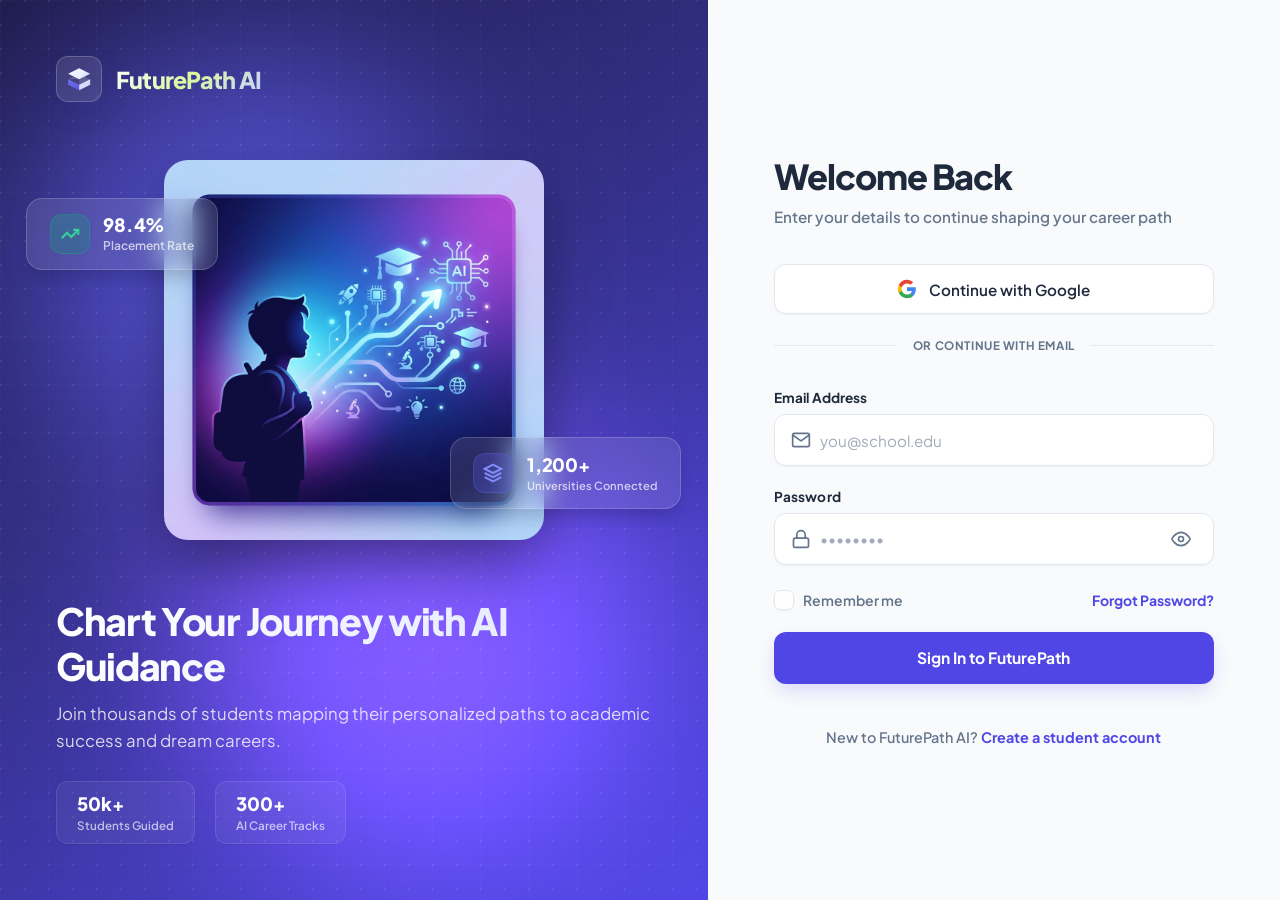
<file: index.html>
<!DOCTYPE html>
<html lang="en">
<head>
  <meta charset="UTF-8">
  <meta name="viewport" content="width=device-width, initial-scale=1.0">
  <title>Sign In | FuturePath AI</title>
  <!-- SEO Meta Tags -->
  <meta name="description" content="Access your FuturePath AI account to discover personalized career pathways, academic goals, and AI-guided career opportunities.">
  <meta name="keywords" content="FuturePath AI, Career guidance, AI education planning, Student career pathfinder">
  <!-- Google Fonts -->
  <link rel="preconnect" href="https://fonts.googleapis.com">
  <link rel="preconnect" href="https://fonts.gstatic.com" crossorigin>
  <link href="https://fonts.googleapis.com/css2?family=Plus+Jakarta+Sans:wght@400;500;600;700;800&display=swap" rel="stylesheet">
  <!-- Custom CSS -->
  <link rel="stylesheet" href="style.css">
</head>
<body>
  <div class="app-container">
    
    <!-- Split Screen: Left Side (Visual Panel) -->
    <section class="visual-panel">
      <!-- Grid Overlay Background Patterns -->
      <div class="grid-overlay"></div>
      <div class="glow-circle glow-1"></div>
      <div class="glow-circle glow-2"></div>
      
      <div class="visual-content">
        <!-- Floating Logo/Branding for Left Panel -->
        <div class="branding-header animate-fade-in">
          <div class="logo-wrapper">
            <svg class="visual-logo" viewBox="0 0 48 48" fill="none" xmlns="http://www.w3.org/2000/svg">
              <path d="M24 4L4 14L24 24L44 14L24 4Z" fill="url(#logoGradLeft)" />
              <path d="M4 24V34L24 44V34L4 24Z" fill="url(#logoGradRight)" />
              <path d="M44 24V34L24 44V34L44 24Z" fill="url(#logoGradLeft)" />
              <path d="M24 24V34L44 24L24 14L4 24L24 24Z" fill="#FFFFFF" fill-opacity="0.15" />
              <defs>
                <linearGradient id="logoGradLeft" x1="4" y1="4" x2="44" y2="44" gradientUnits="userSpaceOnUse">
                  <stop stop-color="#FFFFFF" />
                  <stop offset="1" stop-color="#C7D2FE" />
                </linearGradient>
                <linearGradient id="logoGradRight" x1="4" y1="4" x2="44" y2="44" gradientUnits="userSpaceOnUse">
                  <stop stop-color="#818CF8" stop-opacity="0.8" />
                  <stop offset="1" stop-color="#4F46E5" />
                </linearGradient>
              </defs>
            </svg>
          </div>
          <span class="branding-title">FuturePath AI</span>
        </div>

        <!-- Premium Illustration with floating elements -->
        <div class="illustration-container animate-slide-up">
          <img src="assets/illustration.png" alt="FuturePath AI Student Career Pathway Illustration" class="illustration-img">
          
          <!-- Glassmorphic Stat Cards Overlay -->
          <div class="glass-stat-card card-1 animate-float-card">
            <div class="stat-icon-wrapper">
              <svg viewBox="0 0 24 24" fill="none" stroke="currentColor" stroke-width="2.5">
                <polyline points="22 7 13.5 15.5 8.5 10.5 2 17"></polyline>
                <polyline points="16 7 22 7 22 13"></polyline>
              </svg>
            </div>
            <div class="stat-info">
              <span class="stat-value">98.4%</span>
              <span class="stat-label">Placement Rate</span>
            </div>
          </div>
          
          <div class="glass-stat-card card-2 animate-float-card-delay">
            <div class="stat-icon-wrapper secondary-icon">
              <svg viewBox="0 0 24 24" fill="none" stroke="currentColor" stroke-width="2.5">
                <path d="M12 2L2 7l10 5 10-5-10-5z"></path>
                <path d="M2 17l10 5 10-5"></path>
                <path d="M2 12l10 5 10-5"></path>
              </svg>
            </div>
            <div class="stat-info">
              <span class="stat-value">1,200+</span>
              <span class="stat-label font-small">Universities Connected</span>
            </div>
          </div>
        </div>

        <!-- Tagline / Text Content -->
        <div class="tagline-container animate-fade-in delay-200">
          <h2 class="tagline-title">Chart Your Journey with AI Guidance</h2>
          <p class="tagline-subtitle">Join thousands of students mapping their personalized paths to academic success and dream careers.</p>
          
          <!-- Micro-stats / Badges -->
          <div class="badge-row">
            <div class="stat-badge">
              <span class="badge-num">50k+</span>
              <span class="badge-text">Students Guided</span>
            </div>
            <div class="stat-badge">
              <span class="badge-num">300+</span>
              <span class="badge-text">AI Career Tracks</span>
            </div>
          </div>
        </div>
      </div>
    </section>

    <!-- Split Screen: Right Side (Form Panel) -->
    <main class="form-panel">
      <div class="form-content-container animate-fade-in">
        
        <!-- Mobile/Tablet Top Branding Header (Hidden on Desktop) -->
        <div class="mobile-header">
          <div class="mobile-logo-wrapper">
            <svg class="mobile-logo" viewBox="0 0 48 48" fill="none" xmlns="http://www.w3.org/2000/svg">
              <path d="M24 4L4 14L24 24L44 14L24 4Z" fill="url(#mobileLogoGrad)" />
              <path d="M4 24V34L24 44V34L4 24Z" fill="#4F46E5" />
              <path d="M44 24V34L24 44V34L44 24Z" fill="#818CF8" />
              <defs>
                <linearGradient id="mobileLogoGrad" x1="4" y1="4" x2="44" y2="44" gradientUnits="userSpaceOnUse">
                  <stop stop-color="#4F46E5" />
                  <stop offset="1" stop-color="#818CF8" />
                </linearGradient>
              </defs>
            </svg>
          </div>
          <span class="mobile-title">FuturePath AI</span>
        </div>

        <!-- Welcome Text -->
        <div class="welcome-header">
          <h1 class="welcome-title" id="login-heading">Welcome Back</h1>
          <p class="welcome-subtitle">Enter your details to continue shaping your career path</p>
        </div>

        <!-- Google OAuth Provider Integration -->
        <div class="social-login-container animate-fade-in delay-100">
          <button type="button" class="social-login-btn" id="googleLoginBtn">
            <svg class="google-icon" viewBox="0 0 24 24" xmlns="http://www.w3.org/2000/svg">
              <path d="M22.56 12.25c0-.78-.07-1.53-.2-2.25H12v4.26h5.92c-.26 1.37-1.04 2.53-2.21 3.31v2.77h3.57c2.08-1.92 3.28-4.74 3.28-8.09z" fill="#4285F4"/>
              <path d="M12 23c2.97 0 5.46-.98 7.28-2.66l-3.57-2.77c-.98.66-2.23 1.06-3.71 1.06-2.86 0-5.29-1.93-6.16-4.53H2.18v2.84C3.99 20.53 7.7 23 12 23z" fill="#34A853"/>
              <path d="M5.84 14.09c-.22-.66-.35-1.36-.35-2.09s.13-1.43.35-2.09V7.06H2.18C1.43 8.55 1 10.22 1 12s.43 3.45 1.18 4.94l2.85-2.22.81-.63z" fill="#FBBC05"/>
              <path d="M12 5.38c1.62 0 3.06.56 4.21 1.64l3.15-3.15C17.45 2.09 14.97 1 12 1 7.7 1 3.99 3.47 2.18 7.06l3.66 2.84c.87-2.6 3.3-4.52 6.16-4.52z" fill="#EA4335"/>
            </svg>
            <span>Continue with Google</span>
          </button>
          
          <div class="divider">
            <span class="divider-line"></span>
            <span class="divider-text">or continue with email</span>
            <span class="divider-line"></span>
          </div>
        </div>

        <!-- Login Form -->
        <form class="login-form" id="loginForm" novalidate>
          
          <!-- Email Input Group -->
          <div class="input-group animate-fade-in delay-200" id="email-group">
            <label for="email" class="input-label">Email Address</label>
            <div class="input-wrapper">
              <!-- Mail Icon -->
              <svg class="input-icon" viewBox="0 0 24 24" fill="none" stroke="currentColor" stroke-width="2" stroke-linecap="round" stroke-linejoin="round">
                <rect x="2" y="4" width="20" height="16" rx="2" ry="2"></rect>
                <path d="M22 6l-10 7L2 6"></path>
              </svg>
              <input 
                type="email" 
                id="email" 
                name="email" 
                class="form-input" 
                placeholder="you@school.edu" 
                required 
                autocomplete="email"
              >
              <!-- Success Indicator Checkmark -->
              <div class="validation-status status-success" id="email-success-icon" style="display:none;">
                <svg viewBox="0 0 24 24" fill="none" stroke="currentColor" stroke-width="3" stroke-linecap="round" stroke-linejoin="round">
                  <polyline points="20 6 9 17 4 12"></polyline>
                </svg>
              </div>
            </div>
            <span class="error-msg" id="email-error">Please enter a valid email address</span>
          </div>

          <!-- Password Input Group -->
          <div class="input-group animate-fade-in delay-300" id="password-group">
            <label for="password" class="input-label">Password</label>
            <div class="input-wrapper">
              <!-- Lock Icon -->
              <svg class="input-icon" viewBox="0 0 24 24" fill="none" stroke="currentColor" stroke-width="2" stroke-linecap="round" stroke-linejoin="round">
                <rect x="3" y="11" width="18" height="11" rx="2" ry="2"></rect>
                <path d="M7 11V7a5 5 0 0 1 10 0v4"></path>
              </svg>
              <input 
                type="password" 
                id="password" 
                name="password" 
                class="form-input" 
                placeholder="••••••••" 
                required 
                autocomplete="current-password"
              >
              <!-- Show/Hide Password Toggle -->
              <button type="button" class="password-toggle-btn" id="passwordToggle" aria-label="Show password">
                <!-- Eye Icon (Show State, visible initially) -->
                <svg id="eyeIconShow" class="toggle-icon" viewBox="0 0 24 24" fill="none" stroke="currentColor" stroke-width="2" stroke-linecap="round" stroke-linejoin="round">
                  <path d="M1 12s4-8 11-8 11 8 11 8-4 8-11 8-11-8-11-8z"></path>
                  <circle cx="12" cy="12" r="3"></circle>
                </svg>
                <!-- Eye Off Icon (Hide State, hidden initially) -->
                <svg id="eyeIconHide" class="toggle-icon" style="display: none;" viewBox="0 0 24 24" fill="none" stroke="currentColor" stroke-width="2" stroke-linecap="round" stroke-linejoin="round">
                  <path d="M17.94 17.94A10.07 10.07 0 0 1 12 20c-7 0-11-8-11-8a18.45 18.45 0 0 1 5.06-5.94M9.9 4.24A9.12 9.12 0 0 1 12 4c7 0 11 8 11 8a18.5 18.5 0 0 1-2.16 3.19m-6.72-1.07a3 3 0 1 1-4.24-4.24"></path>
                  <line x1="1" y1="1" x2="23" y2="23"></line>
                </svg>
              </button>
            </div>
            <span class="error-msg" id="password-error">Password must be at least 6 characters long</span>
          </div>

          <!-- Remember Me & Forgot Password Layout -->
          <div class="form-actions animate-fade-in delay-400">
            <!-- Custom Remember Me Checkbox -->
            <label class="remember-me-label" for="rememberMe">
              <input type="checkbox" id="rememberMe" name="rememberMe" class="hidden-checkbox">
              <span class="custom-checkbox">
                <svg class="check-icon" viewBox="0 0 24 24" fill="none" stroke="currentColor" stroke-width="3" stroke-linecap="round" stroke-linejoin="round">
                  <polyline points="20 6 9 17 4 12"></polyline>
                </svg>
              </span>
              <span class="remember-text">Remember me</span>
            </label>

            <!-- Forgot Password Link -->
            <a href="#" class="forgot-password-link" id="forgotPasswordLink">Forgot Password?</a>
          </div>

          <!-- Large Submit Button -->
          <button type="submit" class="submit-btn animate-fade-in delay-400" id="submitBtn">
            <span class="btn-text">Sign In to FuturePath</span>
            <!-- Ripple element placeholder -->
            <span class="btn-ripple-container"></span>
            <!-- Spinner Icon (Hidden by default) -->
            <svg class="btn-spinner" id="btnSpinner" viewBox="0 0 24 24" fill="none" stroke="currentColor" stroke-width="3" stroke-linecap="round" stroke-linejoin="round" style="display: none;">
              <line x1="12" y1="2" x2="12" y2="6"></line>
              <line x1="12" y1="18" x2="12" y2="22"></line>
              <line x1="4.93" y1="4.93" x2="7.76" y2="7.76"></line>
              <line x1="16.24" y1="16.24" x2="19.07" y2="19.07"></line>
              <line x1="2" y1="12" x2="6" y2="12"></line>
              <line x1="18" y1="12" x2="22" y2="12"></line>
              <line x1="4.93" y1="19.07" x2="7.76" y2="16.24"></line>
              <line x1="16.24" y1="7.76" x2="19.07" y2="4.93"></line>
            </svg>
          </button>
        </form>

        <!-- Student Helper Card / Notice -->
        <footer class="student-footer animate-fade-in delay-500">
          <p class="signup-prompt">New to FuturePath AI? <a href="#" class="signup-link" id="signUpLink">Create a student account</a></p>
        </footer>

      </div>
    </main>

  </div>

  <!-- Toast Notification System -->
  <div class="toast-container" id="toastContainer"></div>

  <!-- Custom JS -->
  <script src="shared.js"></script>
  <script src="app.js"></script>
</body>
</html>
</file>
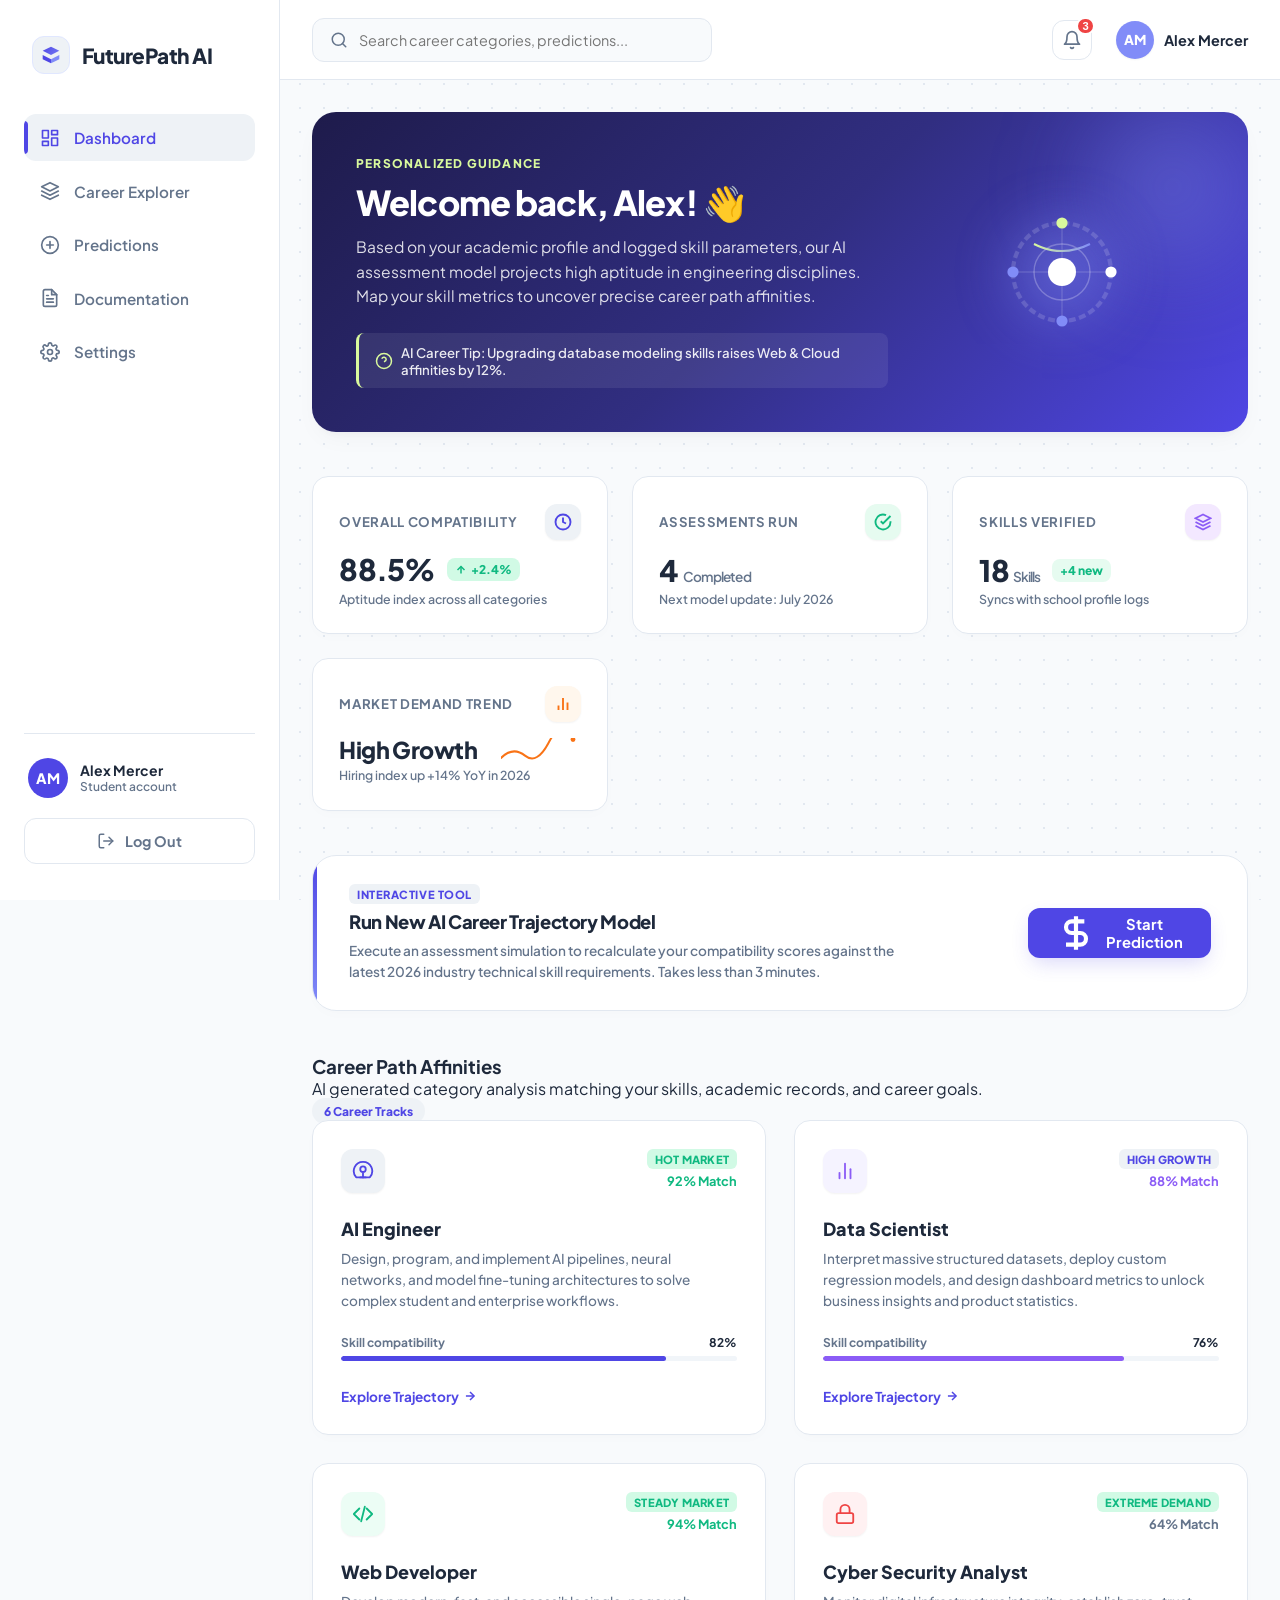
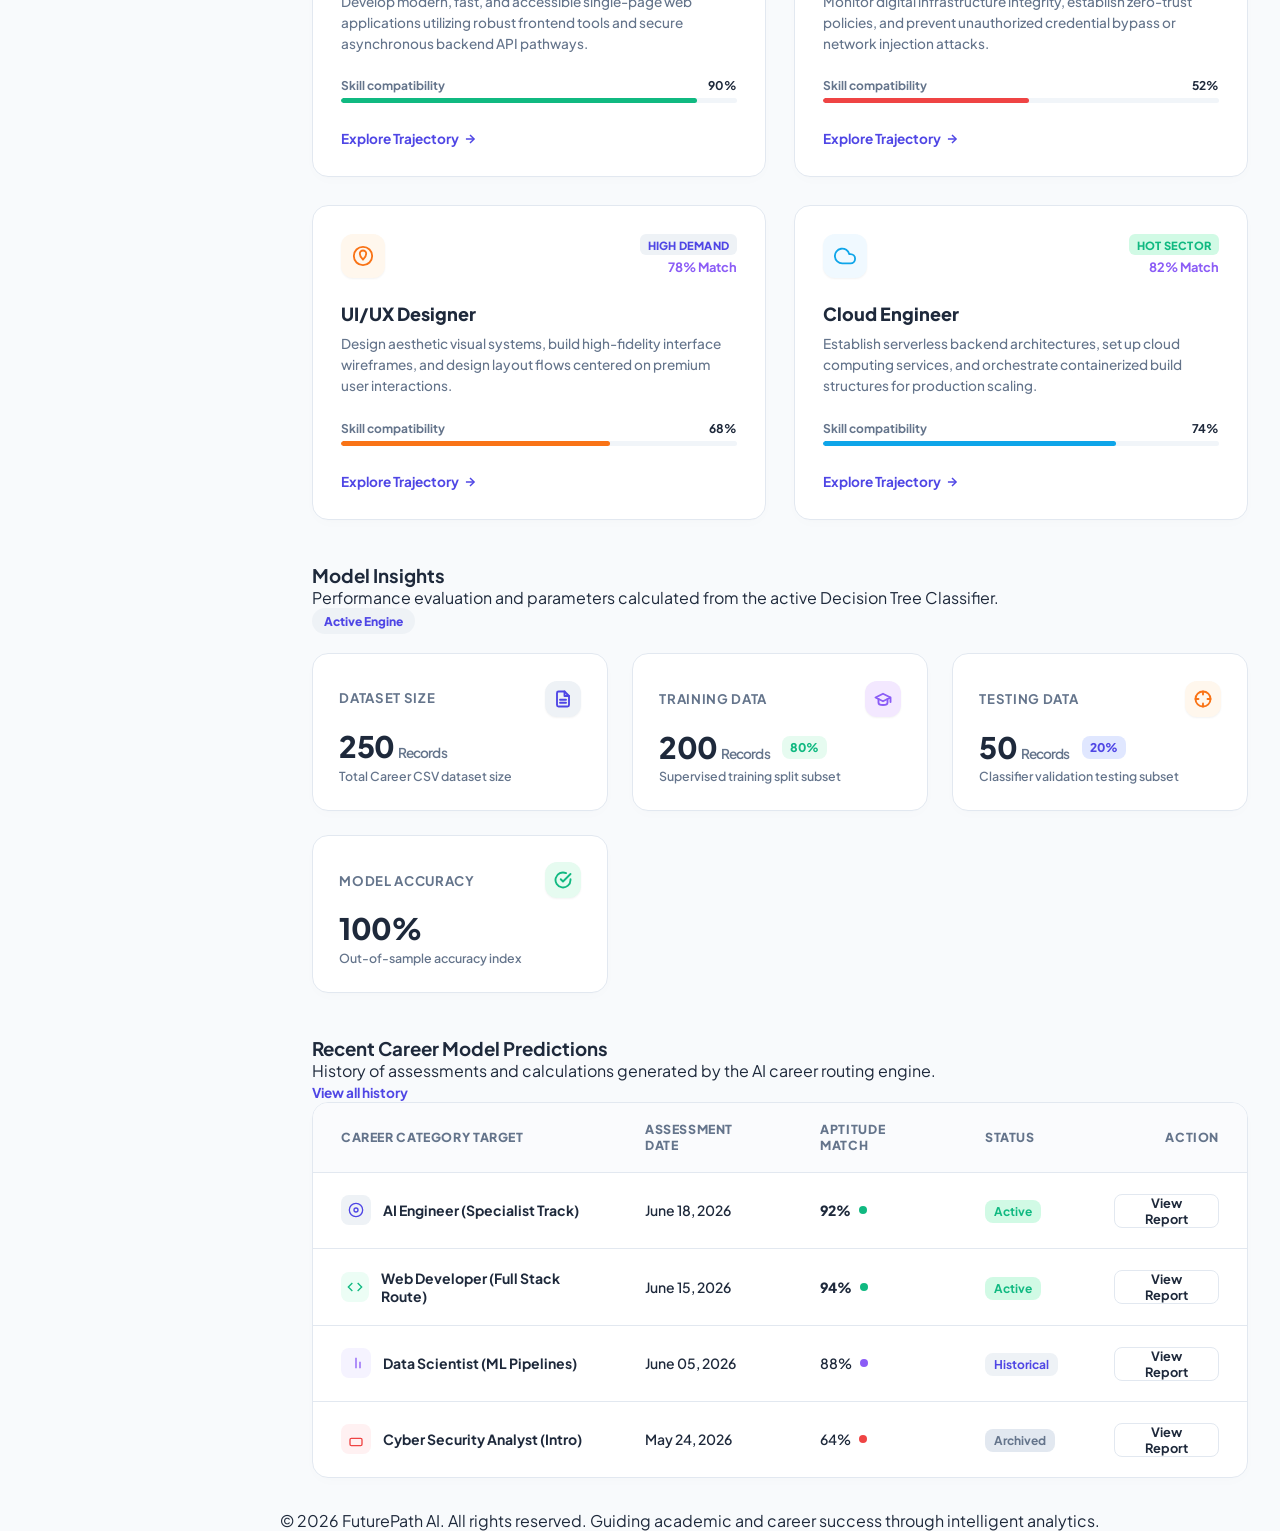
<file: dashboard.html>
<!DOCTYPE html>
<html lang="en">
<head>
  <meta charset="UTF-8">
  <meta name="viewport" content="width=device-width, initial-scale=1.0">
  <title>Dashboard | FuturePath AI</title>
  <!-- Google Fonts -->
  <link rel="preconnect" href="https://fonts.googleapis.com">
  <link rel="preconnect" href="https://fonts.gstatic.com" crossorigin>
  <link href="https://fonts.googleapis.com/css2?family=Plus+Jakarta+Sans:wght@400;500;600;700;800&display=swap" rel="stylesheet">
  <!-- Custom CSS -->
  <link rel="stylesheet" href="style.css">
</head>
<body class="dashboard-body">
  
  <div class="dashboard-container">
    
    <!-- Sidebar Navigation -->
    <aside class="sidebar" id="sidebar">
      <div class="sidebar-brand">
        <div class="sidebar-logo-wrapper">
          <svg class="sidebar-logo" viewBox="0 0 48 48" fill="none" xmlns="http://www.w3.org/2000/svg">
            <path d="M24 4L4 14L24 24L44 14L24 4Z" fill="url(#sidebarLogoGrad)" />
            <path d="M4 24V34L24 44V34L4 24Z" fill="#4F46E5" />
            <path d="M44 24V34L24 44V34L44 24Z" fill="#818CF8" />
            <defs>
              <linearGradient id="sidebarLogoGrad" x1="4" y1="4" x2="44" y2="44" gradientUnits="userSpaceOnUse">
                <stop stop-color="#4F46E5" />
                <stop offset="1" stop-color="#818CF8" />
              </linearGradient>
            </defs>
          </svg>
        </div>
        <span class="brand-name">FuturePath AI</span>
      </div>

      <!-- Navigation Links -->
      <nav class="sidebar-menu">
        <a href="dashboard.html" class="menu-item active">
          <div class="menu-indicator"></div>
          <svg class="menu-icon" viewBox="0 0 24 24" fill="none" stroke="currentColor" stroke-width="2" stroke-linecap="round" stroke-linejoin="round">
            <rect x="3" y="3" width="7" height="9"></rect>
            <rect x="14" y="3" width="7" height="5"></rect>
            <rect x="14" y="12" width="7" height="9"></rect>
            <rect x="3" y="16" width="7" height="5"></rect>
          </svg>
          <span>Dashboard</span>
        </a>
        <a href="#" class="menu-item">
          <div class="menu-indicator"></div>
          <svg class="menu-icon" viewBox="0 0 24 24" fill="none" stroke="currentColor" stroke-width="2" stroke-linecap="round" stroke-linejoin="round">
            <path d="M12 2L2 7l10 5 10-5-10-5z"></path>
            <path d="M2 17l10 5 10-5"></path>
            <path d="M2 12l10 5 10-5"></path>
          </svg>
          <span>Career Explorer</span>
        </a>
        <a href="prediction.html" class="menu-item">
          <div class="menu-indicator"></div>
          <svg class="menu-icon" viewBox="0 0 24 24" fill="none" stroke="currentColor" stroke-width="2" stroke-linecap="round" stroke-linejoin="round">
            <circle cx="12" cy="12" r="10"></circle>
            <line x1="12" y1="8" x2="12" y2="16"></line>
            <line x1="8" y1="12" x2="16" y2="12"></line>
          </svg>
          <span>Predictions</span>
        </a>
        <a href="documentation.html" class="menu-item">
          <div class="menu-indicator"></div>
          <svg class="menu-icon" viewBox="0 0 24 24" fill="none" stroke="currentColor" stroke-width="2" stroke-linecap="round" stroke-linejoin="round">
            <path d="M14 2H6a2 2 0 0 0-2 2v16a2 2 0 0 0 2 2h12a2 2 0 0 0 2-2V8z"></path>
            <polyline points="14 2 14 8 20 8"></polyline>
            <line x1="16" y1="13" x2="8" y2="13"></line>
            <line x1="16" y1="17" x2="8" y2="17"></line>
            <polyline points="10 9 9 9 8 9"></polyline>
          </svg>
          <span>Documentation</span>
        </a>
        <a href="#" class="menu-item">
          <div class="menu-indicator"></div>
          <svg class="menu-icon" viewBox="0 0 24 24" fill="none" stroke="currentColor" stroke-width="2" stroke-linecap="round" stroke-linejoin="round">
            <circle cx="12" cy="12" r="3"></circle>
            <path d="M19.4 15a1.65 1.65 0 0 0 .33 1.82l.06.06a2 2 0 1 1-2.83 2.83l-.06-.06a1.65 1.65 0 0 0-1.82-.33 1.65 1.65 0 0 0-1 1.51V21a2 2 0 0 1-4 0v-.09A1.65 1.65 0 0 0 9 19.4a1.65 1.65 0 0 0-1.82.33l-.06.06a2 2 0 1 1-2.83-2.83l.06-.06a1.65 1.65 0 0 0 .33-1.82 1.65 1.65 0 0 0-1.51-1H3a2 2 0 0 1 0-4h.09A1.65 1.65 0 0 0 4.6 9a1.65 1.65 0 0 0-.33-1.82l-.06-.06a2 2 0 1 1 2.83-2.83l.06.06a1.65 1.65 0 0 0 1.82.33H9a1.65 1.65 0 0 0 1-1.51V3a2 2 0 0 1 4 0v.09a1.65 1.65 0 0 0 1 1.51 1.65 1.65 0 0 0 1.82-.33l.06-.06a2 2 0 1 1 2.83 2.83l-.06.06a1.65 1.65 0 0 0-.33 1.82V9a1.65 1.65 0 0 0 1.51 1H21a2 2 0 0 1 0 4h-.09a1.65 1.65 0 0 0-1.51 1z"></path>
          </svg>
          <span>Settings</span>
        </a>
      </nav>

      <!-- Sidebar User Profile Info / Logout -->
      <div class="sidebar-footer">
        <div class="user-block">
          <div class="sidebar-avatar">AM</div>
          <div class="user-details">
            <span class="user-name">Alex Mercer</span>
            <span class="user-role">Student account</span>
          </div>
        </div>
        <button class="logout-btn" id="logoutBtn">
          <svg class="logout-icon" viewBox="0 0 24 24" fill="none" stroke="currentColor" stroke-width="2" stroke-linecap="round" stroke-linejoin="round">
            <path d="M9 21H5a2 2 0 0 1-2-2V5a2 2 0 0 1 2-2h4"></path>
            <polyline points="16 17 21 12 16 7"></polyline>
            <line x1="21" y1="12" x2="9" y2="12"></line>
          </svg>
          <span>Log Out</span>
        </button>
      </div>
    </aside>

    <!-- Main Content Area -->
    <div class="main-content">
      
      <!-- Top Navigation Header -->
      <header class="top-nav">
        <!-- Sidebar Toggle Hamburger (Mobile only) -->
        <button class="sidebar-toggle" id="sidebarToggle" aria-label="Toggle Navigation menu">
          <svg viewBox="0 0 24 24" fill="none" stroke="currentColor" stroke-width="2" stroke-linecap="round" stroke-linejoin="round">
            <line x1="3" y1="12" x2="21" y2="12"></line>
            <line x1="3" y1="6" x2="21" y2="6"></line>
            <line x1="3" y1="18" x2="21" y2="18"></line>
          </svg>
        </button>

        <!-- Search Bar -->
        <div class="search-container">
          <svg class="search-icon" viewBox="0 0 24 24" fill="none" stroke="currentColor" stroke-width="2" stroke-linecap="round" stroke-linejoin="round">
            <circle cx="11" cy="11" r="8"></circle>
            <line x1="21" y1="21" x2="16.65" y2="16.65"></line>
          </svg>
          <input type="text" id="searchInput" placeholder="Search career categories, predictions..." class="search-input">
        </div>

        <!-- Right Side Nav Actions -->
        <div class="nav-actions">
          
          <!-- Alerts Bell -->
          <div class="alert-bell-container" id="notificationBtn">
            <button class="bell-btn" aria-label="Notifications">
              <svg class="bell-icon" viewBox="0 0 24 24" fill="none" stroke="currentColor" stroke-width="2" stroke-linecap="round" stroke-linejoin="round">
                <path d="M18 8A6 6 0 0 0 6 8c0 7-3 9-3 9h18s-3-2-3-9"></path>
                <path d="M13.73 21a2 2 0 0 1-3.46 0"></path>
              </svg>
              <span class="bell-badge">3</span>
            </button>
            
            <!-- Notification Dropdown -->
            <div class="notification-dropdown" id="notificationDropdown">
              <div class="dropdown-header">
                <h3>Notifications</h3>
                <span class="mark-read">Mark all as read</span>
              </div>
              <div class="dropdown-list">
                <div class="notification-item unread">
                  <div class="notif-bullet"></div>
                  <div class="notif-details">
                    <p class="notif-text">Your AI Affinity Score for <strong>Cloud Engineer</strong> rose by 5% based on your latest skill logs.</p>
                    <span class="notif-time">2 hours ago</span>
                  </div>
                </div>
                <div class="notification-item unread">
                  <div class="notif-bullet"></div>
                  <div class="notif-details">
                    <p class="notif-text">Weekly report is ready! Explore paths aligned with 2026 hiring trends.</p>
                    <span class="notif-time">1 day ago</span>
                  </div>
                </div>
                <div class="notification-item">
                  <div class="notif-bullet font-empty"></div>
                  <div class="notif-details">
                    <p class="notif-text">Welcome to FuturePath AI! Start your first career trajectory prediction today.</p>
                    <span class="notif-time">3 days ago</span>
                  </div>
                </div>
              </div>
            </div>
          </div>

          <!-- User Quick Menu -->
          <div class="avatar-block">
            <div class="nav-avatar">AM</div>
            <span class="nav-username">Alex Mercer</span>
          </div>

        </div>
      </header>

      <!-- Main Dashboard Grid View -->
      <main class="dashboard-content">
        
        <!-- Welcome Hero Card Section -->
        <section class="dashboard-hero-section animate-fade-in">
          <div class="welcome-hero-card">
            <div class="hero-bg-glow"></div>
            <div class="hero-card-content">
              <div class="hero-text-side">
                <span class="hero-pretitle">Personalized Guidance</span>
                <h2 class="hero-title">Welcome back, Alex! 👋</h2>
                <p class="hero-subtitle">Based on your academic profile and logged skill parameters, our AI assessment model projects high aptitude in engineering disciplines. Map your skill metrics to uncover precise career path affinities.</p>
                <div class="hero-tips">
                  <svg viewBox="0 0 24 24" fill="none" stroke="currentColor" stroke-width="2" class="tip-icon">
                    <path d="M12 22c5.523 0 10-4.477 10-10S17.523 2 12 2 2 6.477 2 12s4.477 10 10 10z"></path>
                    <path d="M9.09 9a3 3 0 0 1 5.83 1c0 2-3 3-3 3"></path>
                    <line x1="12" y1="17" x2="12.01" y2="17"></line>
                  </svg>
                  <span>AI Career Tip: Upgrading database modeling skills raises Web & Cloud affinities by 12%.</span>
                </div>
              </div>
              <div class="hero-visual-side">
                <!-- Premium Floating Mini-Illustration -->
                <div class="mini-illustration-container">
                  <div class="glow-orb"></div>
                  <svg viewBox="0 0 200 200" class="hero-vector" xmlns="http://www.w3.org/2000/svg">
                    <!-- Tech Ring -->
                    <circle cx="100" cy="100" r="70" fill="none" stroke="rgba(255,255,255,0.15)" stroke-width="6" stroke-dasharray="10, 5" class="rotate-ring" />
                    <!-- Nodes -->
                    <circle cx="100" cy="100" r="40" fill="none" stroke="rgba(255,255,255,0.25)" stroke-width="2" />
                    <line x1="100" y1="30" x2="100" y2="170" stroke="rgba(255,255,255,0.2)" stroke-width="1.5" />
                    <line x1="30" y1="100" x2="170" y2="100" stroke="rgba(255,255,255,0.2)" stroke-width="1.5" />
                    
                    <circle cx="100" cy="30" r="8" fill="#D9F99D" class="pulse-node" />
                    <circle cx="100" cy="170" r="8" fill="#818CF8" />
                    <circle cx="30" cy="100" r="8" fill="#818CF8" />
                    <circle cx="170" cy="100" r="8" fill="#FFFFFF" class="pulse-node-delay" />
                    
                    <circle cx="100" cy="100" r="20" fill="#FFFFFF" class="center-core" />
                    <!-- Pathway lines -->
                    <path d="M60 60 Q 100 80 140 60" fill="none" stroke="url(#lineGrad)" stroke-width="3" />
                    <defs>
                      <linearGradient id="lineGrad" x1="60" y1="60" x2="140" y2="60" gradientUnits="userSpaceOnUse">
                        <stop stop-color="#D9F99D"/>
                        <stop offset="1" stop-color="#818CF8"/>
                      </linearGradient>
                    </defs>
                  </svg>
                </div>
              </div>
            </div>
          </div>
        </section>

        <!-- Premium Statistics Section -->
        <section class="stats-section animate-fade-in delay-100">
          <div class="stats-grid">
            
            <!-- Metric Card 1: Overall Compatibility -->
            <div class="stat-metric-card">
              <div class="metric-card-header">
                <span class="metric-card-title">Overall Compatibility</span>
                <div class="metric-icon-wrap bg-light-primary">
                  <svg viewBox="0 0 24 24" fill="none" stroke="currentColor" stroke-width="2.5" class="metric-svg color-primary-text">
                    <circle cx="12" cy="12" r="10"></circle>
                    <polyline points="12 6 12 12 16 14"></polyline>
                  </svg>
                </div>
              </div>
              <div class="metric-body">
                <div class="metric-main">
                  <span class="metric-number">88.5%</span>
                  <div class="trend-badge positive">
                    <svg viewBox="0 0 24 24" fill="none" stroke="currentColor" stroke-width="3" class="trend-arrow">
                      <line x1="12" y1="19" x2="12" y2="5"></line>
                      <polyline points="5 12 12 5 19 12"></polyline>
                    </svg>
                    <span>+2.4%</span>
                  </div>
                </div>
                <div class="metric-meta-text">Aptitude index across all categories</div>
              </div>
            </div>

            <!-- Metric Card 2: Completed Assessments -->
            <div class="stat-metric-card">
              <div class="metric-card-header">
                <span class="metric-card-title">Assessments Run</span>
                <div class="metric-icon-wrap bg-light-success">
                  <svg viewBox="0 0 24 24" fill="none" stroke="currentColor" stroke-width="2.5" class="metric-svg color-success-text">
                    <path d="M22 11.08V12a10 10 0 1 1-5.93-9.14"></path>
                    <polyline points="22 4 12 14.01 9 11.01"></polyline>
                  </svg>
                </div>
              </div>
              <div class="metric-body">
                <div class="metric-main">
                  <span class="metric-number">4 <span class="metric-unit">Completed</span></span>
                </div>
                <div class="metric-meta-text">Next model update: July 2026</div>
              </div>
            </div>

            <!-- Metric Card 3: Skills Tracked -->
            <div class="stat-metric-card">
              <div class="metric-card-header">
                <span class="metric-card-title">Skills Verified</span>
                <div class="metric-icon-wrap bg-light-purple">
                  <svg viewBox="0 0 24 24" fill="none" stroke="currentColor" stroke-width="2.5" class="metric-svg color-purple-text">
                    <path d="M12 2L2 7l10 5 10-5-10-5z"></path>
                    <path d="M2 17l10 5 10-5"></path>
                    <path d="M2 12l10 5 10-5"></path>
                  </svg>
                </div>
              </div>
              <div class="metric-body">
                <div class="metric-main">
                  <span class="metric-number">18 <span class="metric-unit">Skills</span></span>
                  <div class="trend-badge positive-green">
                    <span>+4 new</span>
                  </div>
                </div>
                <div class="metric-meta-text">Syncs with school profile logs</div>
              </div>
            </div>

            <!-- Metric Card 4: Hiring Velocity -->
            <div class="stat-metric-card">
              <div class="metric-card-header">
                <span class="metric-card-title">Market Demand Trend</span>
                <div class="metric-icon-wrap bg-light-orange">
                  <svg viewBox="0 0 24 24" fill="none" stroke="currentColor" stroke-width="2.5" class="metric-svg color-orange-text">
                    <line x1="18" y1="20" x2="18" y2="10"></line>
                    <line x1="12" y1="20" x2="12" y2="4"></line>
                    <line x1="6" y1="20" x2="6" y2="14"></line>
                  </svg>
                </div>
              </div>
              <div class="metric-body">
                <div class="metric-main-graph">
                  <div class="metric-number-small">High Growth</div>
                  <!-- Sparkline SVG Graph -->
                  <div class="sparkline-container">
                    <svg class="sparkline" viewBox="0 0 100 30" width="80" height="24">
                      <path d="M0,25 Q15,10 30,22 T60,5 T90,2 T100,8" fill="none" stroke="#F97316" stroke-width="2.5" stroke-linecap="round" />
                      <circle cx="90" cy="2" r="3" fill="#F97316" />
                    </svg>
                  </div>
                </div>
                <div class="metric-meta-text">Hiring index up +14% YoY in 2026</div>
              </div>
            </div>

          </div>
        </section>

        <!-- Quick Actions & Metric Section -->
        <section class="quick-actions-section animate-fade-in delay-200">
          <div class="action-card-premium">
            <div class="action-card-glow"></div>
            <div class="action-card-content">
              <div class="action-text-block">
                <span class="action-badge">Interactive Tool</span>
                <h3 class="action-card-heading">Run New AI Career Trajectory Model</h3>
                <p class="action-card-description">Execute an assessment simulation to recalculate your compatibility scores against the latest 2026 industry technical skill requirements. Takes less than 3 minutes.</p>
              </div>
              <button class="action-btn-premium" id="startPredictionBtn">
                <svg viewBox="0 0 24 24" fill="none" stroke="currentColor" stroke-width="2.5" class="action-btn-icon">
                  <path d="M12 2v20M17 5H9.5a3.5 3.5 0 0 0 0 7h5a3.5 3.5 0 0 1 0 7H6"></path>
                </svg>
                <span>Start Prediction</span>
                <span class="btn-ripple-container"></span>
              </button>
            </div>
          </div>
        </section>

        <!-- Career Categories Grid Section -->
        <section class="career-categories-section animate-fade-in delay-300">
          <div class="section-title-row">
            <div>
              <h3 class="section-heading">Career Path Affinities</h3>
              <p class="section-subheading">AI generated category analysis matching your skills, academic records, and career goals.</p>
            </div>
            <span class="categories-badge">6 Career Tracks</span>
          </div>

          <div class="categories-grid" id="categoriesGrid">
            
            <!-- Card 1: AI Engineer -->
            <div class="category-card" data-title="AI Engineer" style="--accent-color: var(--color-primary);">
              <div class="card-accent-bar"></div>
              <div class="card-top">
                <div class="category-icon-wrapper color-ai">
                  <svg viewBox="0 0 24 24" fill="none" stroke="currentColor" stroke-width="2" stroke-linecap="round" stroke-linejoin="round">
                    <path d="M12 2a10 10 0 0 1 7.54 16.59c-.24.28-.59.41-.94.41H5.4c-.35 0-.7-.13-.94-.41A10 10 0 0 1 12 2z"></path>
                    <path d="M12 14v5"></path>
                    <path d="M9 19h6"></path>
                    <path d="M9 10a3 3 0 1 1 6 0 3 3 0 0 1-6 0z"></path>
                  </svg>
                </div>
                <div class="badge-stack">
                  <span class="category-demand-badge demand-high">Hot Market</span>
                  <span class="affinity-pct">92% Match</span>
                </div>
              </div>
              <div class="card-body">
                <h4 class="category-title">AI Engineer</h4>
                <p class="category-description">Design, program, and implement AI pipelines, neural networks, and model fine-tuning architectures to solve complex student and enterprise workflows.</p>
                
                <!-- Skill Match Meter -->
                <div class="skill-meter-block">
                  <div class="meter-info">
                    <span class="meter-label">Skill compatibility</span>
                    <span class="meter-val">82%</span>
                  </div>
                  <div class="meter-track">
                    <div class="meter-fill color-ai-fill" style="width: 82%"></div>
                  </div>
                </div>
              </div>
              <div class="card-footer">
                <a href="#" class="explore-path-link">
                  <span>Explore Trajectory</span>
                  <svg viewBox="0 0 24 24" fill="none" stroke="currentColor" stroke-width="2.5" class="arrow-icon">
                    <line x1="5" y1="12" x2="19" y2="12"></line>
                    <polyline points="12 5 19 12 12 19"></polyline>
                  </svg>
                </a>
              </div>
            </div>

            <!-- Card 2: Data Scientist -->
            <div class="category-card" data-title="Data Scientist" style="--accent-color: #8B5CF6;">
              <div class="card-accent-bar"></div>
              <div class="card-top">
                <div class="category-icon-wrapper color-ds">
                  <svg viewBox="0 0 24 24" fill="none" stroke="currentColor" stroke-width="2" stroke-linecap="round" stroke-linejoin="round">
                    <line x1="18" y1="20" x2="18" y2="10"></line>
                    <line x1="12" y1="20" x2="12" y2="4"></line>
                    <line x1="6" y1="20" x2="6" y2="14"></line>
                  </svg>
                </div>
                <div class="badge-stack">
                  <span class="category-demand-badge demand-medium">High Growth</span>
                  <span class="affinity-pct text-secondary">88% Match</span>
                </div>
              </div>
              <div class="card-body">
                <h4 class="category-title">Data Scientist</h4>
                <p class="category-description">Interpret massive structured datasets, deploy custom regression models, and design dashboard metrics to unlock business insights and product statistics.</p>
                
                <!-- Skill Match Meter -->
                <div class="skill-meter-block">
                  <div class="meter-info">
                    <span class="meter-label">Skill compatibility</span>
                    <span class="meter-val">76%</span>
                  </div>
                  <div class="meter-track">
                    <div class="meter-fill color-ds-fill" style="width: 76%"></div>
                  </div>
                </div>
              </div>
              <div class="card-footer">
                <a href="#" class="explore-path-link">
                  <span>Explore Trajectory</span>
                  <svg viewBox="0 0 24 24" fill="none" stroke="currentColor" stroke-width="2.5" class="arrow-icon">
                    <line x1="5" y1="12" x2="19" y2="12"></line>
                    <polyline points="12 5 19 12 12 19"></polyline>
                  </svg>
                </a>
              </div>
            </div>

            <!-- Card 3: Web Developer -->
            <div class="category-card" data-title="Web Developer" style="--accent-color: var(--color-success);">
              <div class="card-accent-bar"></div>
              <div class="card-top">
                <div class="category-icon-wrapper color-wd">
                  <svg viewBox="0 0 24 24" fill="none" stroke="currentColor" stroke-width="2" stroke-linecap="round" stroke-linejoin="round">
                    <polyline points="16 18 22 12 16 6"></polyline>
                    <polyline points="8 6 2 12 8 18"></polyline>
                    <line x1="14" y1="4" x2="10" y2="20"></line>
                  </svg>
                </div>
                <div class="badge-stack">
                  <span class="category-demand-badge demand-high">Steady Market</span>
                  <span class="affinity-pct">94% Match</span>
                </div>
              </div>
              <div class="card-body">
                <h4 class="category-title">Web Developer</h4>
                <p class="category-description">Develop modern, fast, and accessible single-page web applications utilizing robust frontend tools and secure asynchronous backend API pathways.</p>
                
                <!-- Skill Match Meter -->
                <div class="skill-meter-block">
                  <div class="meter-info">
                    <span class="meter-label">Skill compatibility</span>
                    <span class="meter-val">90%</span>
                  </div>
                  <div class="meter-track">
                    <div class="meter-fill color-wd-fill" style="width: 90%"></div>
                  </div>
                </div>
              </div>
              <div class="card-footer">
                <a href="#" class="explore-path-link">
                  <span>Explore Trajectory</span>
                  <svg viewBox="0 0 24 24" fill="none" stroke="currentColor" stroke-width="2.5" class="arrow-icon">
                    <line x1="5" y1="12" x2="19" y2="12"></line>
                    <polyline points="12 5 19 12 12 19"></polyline>
                  </svg>
                </a>
              </div>
            </div>

            <!-- Card 4: Cyber Security Analyst -->
            <div class="category-card" data-title="Cyber Security Analyst" style="--accent-color: var(--color-error);">
              <div class="card-accent-bar"></div>
              <div class="card-top">
                <div class="category-icon-wrapper color-cs">
                  <svg viewBox="0 0 24 24" fill="none" stroke="currentColor" stroke-width="2" stroke-linecap="round" stroke-linejoin="round">
                    <rect x="3" y="11" width="18" height="11" rx="2" ry="2"></rect>
                    <path d="M7 11V7a5 5 0 0 1 10 0v4"></path>
                  </svg>
                </div>
                <div class="badge-stack">
                  <span class="category-demand-badge demand-high">Extreme Demand</span>
                  <span class="affinity-pct text-muted">64% Match</span>
                </div>
              </div>
              <div class="card-body">
                <h4 class="category-title">Cyber Security Analyst</h4>
                <p class="category-description">Monitor digital infrastructure integrity, establish zero-trust policies, and prevent unauthorized credential bypass or network injection attacks.</p>
                
                <!-- Skill Match Meter -->
                <div class="skill-meter-block">
                  <div class="meter-info">
                    <span class="meter-label">Skill compatibility</span>
                    <span class="meter-val">52%</span>
                  </div>
                  <div class="meter-track">
                    <div class="meter-fill color-cs-fill" style="width: 52%"></div>
                  </div>
                </div>
              </div>
              <div class="card-footer">
                <a href="#" class="explore-path-link">
                  <span>Explore Trajectory</span>
                  <svg viewBox="0 0 24 24" fill="none" stroke="currentColor" stroke-width="2.5" class="arrow-icon">
                    <line x1="5" y1="12" x2="19" y2="12"></line>
                    <polyline points="12 5 19 12 12 19"></polyline>
                  </svg>
                </a>
              </div>
            </div>

            <!-- Card 5: UI/UX Designer -->
            <div class="category-card" data-title="UI/UX Designer" style="--accent-color: #F97316;">
              <div class="card-accent-bar"></div>
              <div class="card-top">
                <div class="category-icon-wrapper color-uiux">
                  <svg viewBox="0 0 24 24" fill="none" stroke="currentColor" stroke-width="2" stroke-linecap="round" stroke-linejoin="round">
                    <path d="M12 22c5.523 0 10-4.477 10-10S17.523 2 12 2 2 6.477 2 12s4.477 10 10 10z"></path>
                    <path d="M12 6a3.5 3.5 0 0 0-3.5 3.5c0 3 3.5 6.5 3.5 6.5s3.5-3.5 3.5-6.5A3.5 3.5 0 0 0 12 6z"></path>
                  </svg>
                </div>
                <div class="badge-stack">
                  <span class="category-demand-badge demand-medium">High Demand</span>
                  <span class="affinity-pct text-secondary">78% Match</span>
                </div>
              </div>
              <div class="card-body">
                <h4 class="category-title">UI/UX Designer</h4>
                <p class="category-description">Design aesthetic visual systems, build high-fidelity interface wireframes, and design layout flows centered on premium user interactions.</p>
                
                <!-- Skill Match Meter -->
                <div class="skill-meter-block">
                  <div class="meter-info">
                    <span class="meter-label">Skill compatibility</span>
                    <span class="meter-val">68%</span>
                  </div>
                  <div class="meter-track">
                    <div class="meter-fill color-uiux-fill" style="width: 68%"></div>
                  </div>
                </div>
              </div>
              <div class="card-footer">
                <a href="#" class="explore-path-link">
                  <span>Explore Trajectory</span>
                  <svg viewBox="0 0 24 24" fill="none" stroke="currentColor" stroke-width="2.5" class="arrow-icon">
                    <line x1="5" y1="12" x2="19" y2="12"></line>
                    <polyline points="12 5 19 12 12 19"></polyline>
                  </svg>
                </a>
              </div>
            </div>

            <!-- Card 6: Cloud Engineer -->
            <div class="category-card" data-title="Cloud Engineer" style="--accent-color: #0EA5E9;">
              <div class="card-accent-bar"></div>
              <div class="card-top">
                <div class="category-icon-wrapper color-cloud">
                  <svg viewBox="0 0 24 24" fill="none" stroke="currentColor" stroke-width="2" stroke-linecap="round" stroke-linejoin="round">
                    <path d="M18 10h-1.26A8 8 0 1 0 9 20h9a5 5 0 0 0 0-10z"></path>
                  </svg>
                </div>
                <div class="badge-stack">
                  <span class="category-demand-badge demand-high">Hot Sector</span>
                  <span class="affinity-pct text-secondary">82% Match</span>
                </div>
              </div>
              <div class="card-body">
                <h4 class="category-title">Cloud Engineer</h4>
                <p class="category-description">Establish serverless backend architectures, set up cloud computing services, and orchestrate containerized build structures for production scaling.</p>
                
                <!-- Skill Match Meter -->
                <div class="skill-meter-block">
                  <div class="meter-info">
                    <span class="meter-label">Skill compatibility</span>
                    <span class="meter-val">74%</span>
                  </div>
                  <div class="meter-track">
                    <div class="meter-fill color-cloud-fill" style="width: 74%"></div>
                  </div>
                </div>
              </div>
              <div class="card-footer">
                <a href="#" class="explore-path-link">
                  <span>Explore Trajectory</span>
                  <svg viewBox="0 0 24 24" fill="none" stroke="currentColor" stroke-width="2.5" class="arrow-icon">
                    <line x1="5" y1="12" x2="19" y2="12"></line>
                    <polyline points="12 5 19 12 12 19"></polyline>
                  </svg>
                </a>
              </div>
            </div>

          </div>
        </section>

        <!-- Model Insights Section -->
        <section class="model-insights-section animate-fade-in delay-300" id="modelInsightsSection">
          <div class="section-title-row">
            <div>
              <h3 class="section-heading">Model Insights</h3>
              <p class="section-subheading">Performance evaluation and parameters calculated from the active Decision Tree Classifier.</p>
            </div>
            <span class="categories-badge">Active Engine</span>
          </div>

          <div class="stats-grid" style="margin-top: 1.5rem;">
            <!-- Dataset Size Card -->
            <div class="stat-metric-card">
              <div class="metric-card-header">
                <span class="metric-card-title">Dataset Size</span>
                <div class="metric-icon-wrap bg-light-primary">
                  <svg class="metric-svg color-primary-text" viewBox="0 0 24 24" fill="none" stroke="currentColor" stroke-width="2.5" stroke-linecap="round" stroke-linejoin="round">
                    <path d="M14 2H6a2 2 0 0 0-2 2v16a2 2 0 0 0 2 2h12a2 2 0 0 0 2-2V8z"></path>
                    <polyline points="14 2 14 8 20 8"></polyline>
                    <line x1="16" y1="13" x2="8" y2="13"></line>
                    <line x1="16" y1="17" x2="8" y2="17"></line>
                  </svg>
                </div>
              </div>
              <div class="metric-body">
                <div class="metric-main">
                  <span class="metric-number" id="insight-dataset-size">250 <span class="metric-unit">Records</span></span>
                </div>
                <div class="metric-meta-text">Total Career CSV dataset size</div>
              </div>
            </div>

            <!-- Training Data Card -->
            <div class="stat-metric-card">
              <div class="metric-card-header">
                <span class="metric-card-title">Training Data</span>
                <div class="metric-icon-wrap bg-light-purple">
                  <svg class="metric-svg color-purple-text" viewBox="0 0 24 24" fill="none" stroke="currentColor" stroke-width="2.5" stroke-linecap="round" stroke-linejoin="round">
                    <path d="M22 10v6M2 10l10-5 10 5-10 5z"></path>
                    <path d="M6 12v5c0 2 2 3 6 3s6-1 6-3v-5"></path>
                  </svg>
                </div>
              </div>
              <div class="metric-body">
                <div class="metric-main">
                  <span class="metric-number" id="insight-train-size">200 <span class="metric-unit">Records</span></span>
                  <div class="trend-badge positive-green">
                    <span id="insight-train-pct">80%</span>
                  </div>
                </div>
                <div class="metric-meta-text">Supervised training split subset</div>
              </div>
            </div>

            <!-- Testing Data Card -->
            <div class="stat-metric-card">
              <div class="metric-card-header">
                <span class="metric-card-title">Testing Data</span>
                <div class="metric-icon-wrap bg-light-orange">
                  <svg class="metric-svg color-orange-text" viewBox="0 0 24 24" fill="none" stroke="currentColor" stroke-width="2.5" stroke-linecap="round" stroke-linejoin="round">
                    <circle cx="12" cy="12" r="10"></circle>
                    <line x1="22" y1="12" x2="18" y2="12"></line>
                    <line x1="6" y1="12" x2="2" y2="12"></line>
                    <line x1="12" y1="6" x2="12" y2="2"></line>
                    <line x1="12" y1="22" x2="12" y2="18"></line>
                  </svg>
                </div>
              </div>
              <div class="metric-body">
                <div class="metric-main">
                  <span class="metric-number" id="insight-test-size">50 <span class="metric-unit">Records</span></span>
                  <div class="trend-badge positive-green" style="background-color: var(--color-secondary-light); color: var(--color-primary);">
                    <span id="insight-test-pct">20%</span>
                  </div>
                </div>
                <div class="metric-meta-text">Classifier validation testing subset</div>
              </div>
            </div>

            <!-- Model Accuracy Card -->
            <div class="stat-metric-card">
              <div class="metric-card-header">
                <span class="metric-card-title">Model Accuracy</span>
                <div class="metric-icon-wrap bg-light-success">
                  <svg class="metric-svg color-success-text" viewBox="0 0 24 24" fill="none" stroke="currentColor" stroke-width="2.5" stroke-linecap="round" stroke-linejoin="round">
                    <path d="M22 11.08V12a10 10 0 1 1-5.93-9.14"></path>
                    <polyline points="22 4 12 14.01 9 11.01"></polyline>
                  </svg>
                </div>
              </div>
              <div class="metric-body">
                <div class="metric-main">
                  <span class="metric-number" id="insight-accuracy">100%</span>
                </div>
                <div class="metric-meta-text">Out-of-sample accuracy index</div>
              </div>
            </div>
          </div>
        </section>

        <!-- Recent Predictions Table Section -->
        <section class="predictions-table-section animate-fade-in delay-400">
          <div class="section-title-row">
            <div>
              <h3 class="section-heading">Recent Career Model Predictions</h3>
              <p class="section-subheading">History of assessments and calculations generated by the AI career routing engine.</p>
            </div>
            <a href="#" class="view-all-link">View all history</a>
          </div>

          <div class="table-card">
            <div class="table-wrapper">
              <table class="predictions-table">
                <thead>
                  <tr>
                    <th>Career Category Target</th>
                    <th>Assessment Date</th>
                    <th>Aptitude Match</th>
                    <th>Status</th>
                    <th class="text-right">Action</th>
                  </tr>
                </thead>
                <tbody>
                  <tr>
                    <td>
                      <div class="table-career-name">
                        <div class="tiny-icon color-ai">
                          <svg viewBox="0 0 24 24" fill="none" stroke="currentColor" stroke-width="2"><circle cx="12" cy="12" r="10"></circle><circle cx="12" cy="12" r="3"></circle></svg>
                        </div>
                        <span>AI Engineer (Specialist Track)</span>
                      </div>
                    </td>
                    <td>June 18, 2026</td>
                    <td>
                      <div class="aptitude-score">
                        <span class="score-num font-bold">92%</span>
                        <div class="score-indicator score-high"></div>
                      </div>
                    </td>
                    <td><span class="status-badge badge-active">Active</span></td>
                    <td class="text-right"><button class="view-report-btn">View Report</button></td>
                  </tr>
                  <tr>
                    <td>
                      <div class="table-career-name">
                        <div class="tiny-icon color-wd">
                          <svg viewBox="0 0 24 24" fill="none" stroke="currentColor" stroke-width="2"><polyline points="16 18 22 12 16 6"></polyline><polyline points="8 6 2 12 8 18"></polyline></svg>
                        </div>
                        <span>Web Developer (Full Stack Route)</span>
                      </div>
                    </td>
                    <td>June 15, 2026</td>
                    <td>
                      <div class="aptitude-score">
                        <span class="score-num font-bold">94%</span>
                        <div class="score-indicator score-high"></div>
                      </div>
                    </td>
                    <td><span class="status-badge badge-active">Active</span></td>
                    <td class="text-right"><button class="view-report-btn">View Report</button></td>
                  </tr>
                  <tr>
                    <td>
                      <div class="table-career-name">
                        <div class="tiny-icon color-ds">
                          <svg viewBox="0 0 24 24" fill="none" stroke="currentColor" stroke-width="2"><line x1="18" y1="20" x2="18" y2="10"></line><line x1="12" y1="20" x2="12" y2="4"></line></svg>
                        </div>
                        <span>Data Scientist (ML Pipelines)</span>
                      </div>
                    </td>
                    <td>June 05, 2026</td>
                    <td>
                      <div class="aptitude-score">
                        <span class="score-num">88%</span>
                        <div class="score-indicator score-med"></div>
                      </div>
                    </td>
                    <td><span class="status-badge badge-historical">Historical</span></td>
                    <td class="text-right"><button class="view-report-btn">View Report</button></td>
                  </tr>
                  <tr>
                    <td>
                      <div class="table-career-name">
                        <div class="tiny-icon color-cs">
                          <svg viewBox="0 0 24 24" fill="none" stroke="currentColor" stroke-width="2"><rect x="3" y="11" width="18" height="11" rx="2"></rect></svg>
                        </div>
                        <span>Cyber Security Analyst (Intro)</span>
                      </div>
                    </td>
                    <td>May 24, 2026</td>
                    <td>
                      <div class="aptitude-score">
                        <span class="score-num">64%</span>
                        <div class="score-indicator score-low"></div>
                      </div>
                    </td>
                    <td><span class="status-badge badge-archived">Archived</span></td>
                    <td class="text-right"><button class="view-report-btn">View Report</button></td>
                  </tr>
                </tbody>
              </table>
            </div>
          </div>
        </section>

      </main>

      <!-- Dashboard Footer -->
      <footer class="dashboard-footer-bar">
        <p>© 2026 FuturePath AI. All rights reserved. Guiding academic and career success through intelligent analytics.</p>
      </footer>

    </div>

  </div>

  <!-- Toast Notification System -->
  <div class="toast-container" id="toastContainer"></div>

  <!-- Custom JS for Dashboard -->
  <script src="shared.js"></script>
  <script src="dashboard.js"></script>
</body>
</html>
</file>
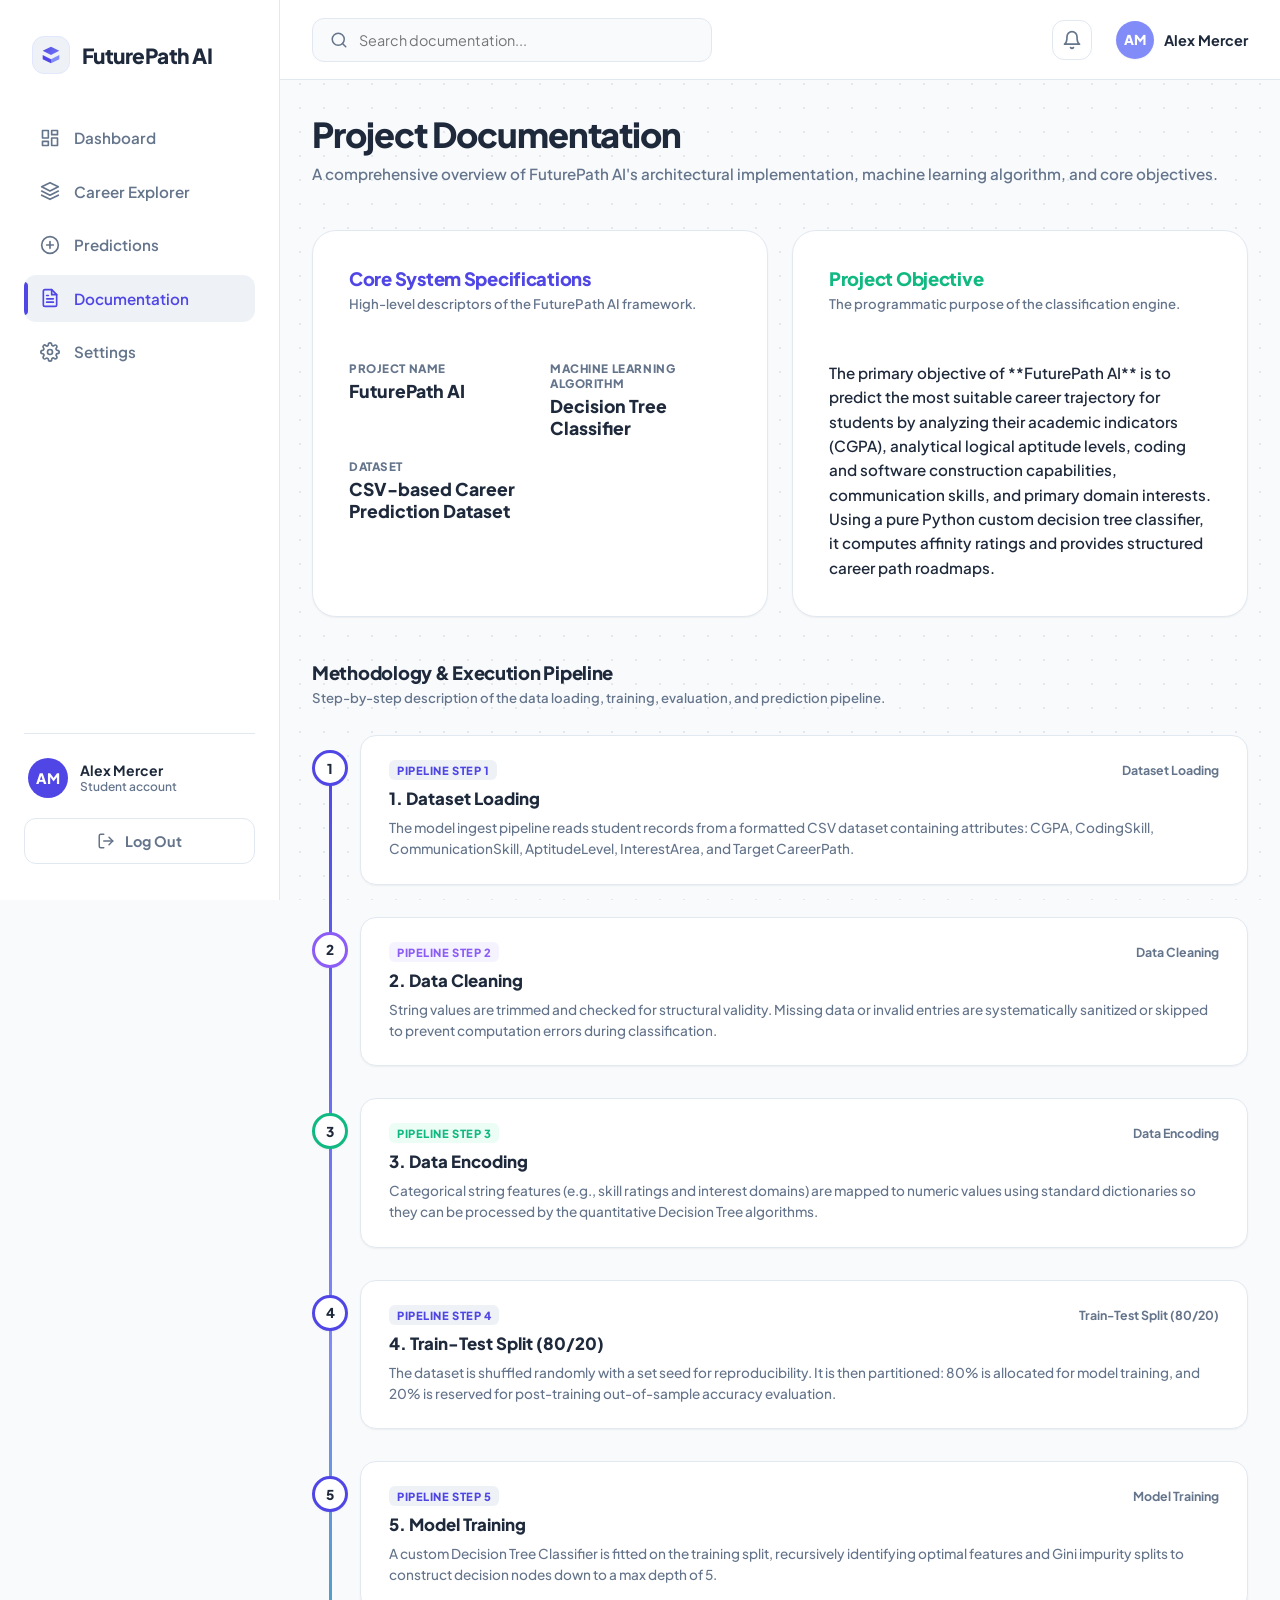
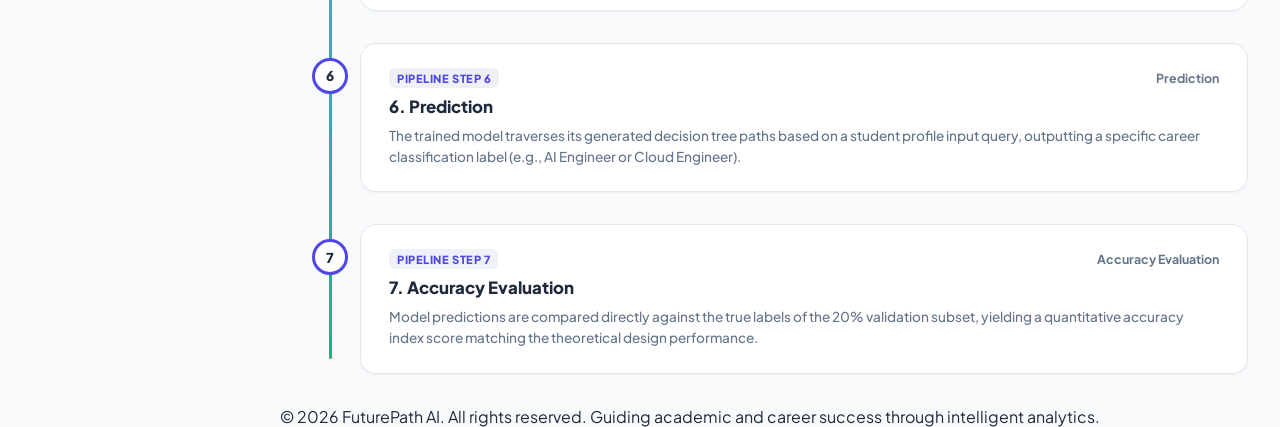
<file: documentation.html>
<!DOCTYPE html>
<html lang="en">
<head>
  <meta charset="UTF-8">
  <meta name="viewport" content="width=device-width, initial-scale=1.0">
  <title>Project Documentation | FuturePath AI</title>
  <!-- Google Fonts -->
  <link rel="preconnect" href="https://fonts.googleapis.com">
  <link rel="preconnect" href="https://fonts.gstatic.com" crossorigin>
  <link href="https://fonts.googleapis.com/css2?family=Plus+Jakarta+Sans:wght@400;500;600;700;800&display=swap" rel="stylesheet">
  <!-- Custom CSS -->
  <link rel="stylesheet" href="style.css">
</head>
<body class="dashboard-body">
  
  <div class="dashboard-container">
    
    <!-- Sidebar Navigation -->
    <aside class="sidebar" id="sidebar">
      <div class="sidebar-brand">
        <div class="sidebar-logo-wrapper">
          <svg class="sidebar-logo" viewBox="0 0 48 48" fill="none" xmlns="http://www.w3.org/2000/svg">
            <path d="M24 4L4 14L24 24L44 14L24 4Z" fill="url(#sidebarLogoGrad)" />
            <path d="M4 24V34L24 44V34L4 24Z" fill="#4F46E5" />
            <path d="M44 24V34L24 44V34L44 24Z" fill="#818CF8" />
            <defs>
              <linearGradient id="sidebarLogoGrad" x1="4" y1="4" x2="44" y2="44" gradientUnits="userSpaceOnUse">
                <stop stop-color="#4F46E5" />
                <stop offset="1" stop-color="#818CF8" />
              </linearGradient>
            </defs>
          </svg>
        </div>
        <span class="brand-name">FuturePath AI</span>
      </div>

      <!-- Navigation Links -->
      <nav class="sidebar-menu">
        <a href="dashboard.html" class="menu-item">
          <div class="menu-indicator"></div>
          <svg class="menu-icon" viewBox="0 0 24 24" fill="none" stroke="currentColor" stroke-width="2" stroke-linecap="round" stroke-linejoin="round">
            <rect x="3" y="3" width="7" height="9"></rect>
            <rect x="14" y="3" width="7" height="5"></rect>
            <rect x="14" y="12" width="7" height="9"></rect>
            <rect x="3" y="16" width="7" height="5"></rect>
          </svg>
          <span>Dashboard</span>
        </a>
        <a href="#" class="menu-item">
          <div class="menu-indicator"></div>
          <svg class="menu-icon" viewBox="0 0 24 24" fill="none" stroke="currentColor" stroke-width="2" stroke-linecap="round" stroke-linejoin="round">
            <path d="M12 2L2 7l10 5 10-5-10-5z"></path>
            <path d="M2 17l10 5 10-5"></path>
            <path d="M2 12l10 5 10-5"></path>
          </svg>
          <span>Career Explorer</span>
        </a>
        <a href="prediction.html" class="menu-item">
          <div class="menu-indicator"></div>
          <svg class="menu-icon" viewBox="0 0 24 24" fill="none" stroke="currentColor" stroke-width="2" stroke-linecap="round" stroke-linejoin="round">
            <circle cx="12" cy="12" r="10"></circle>
            <line x1="12" y1="8" x2="12" y2="16"></line>
            <line x1="8" y1="12" x2="16" y2="12"></line>
          </svg>
          <span>Predictions</span>
        </a>
        <a href="documentation.html" class="menu-item active">
          <div class="menu-indicator"></div>
          <svg class="menu-icon" viewBox="0 0 24 24" fill="none" stroke="currentColor" stroke-width="2" stroke-linecap="round" stroke-linejoin="round">
            <path d="M14 2H6a2 2 0 0 0-2 2v16a2 2 0 0 0 2 2h12a2 2 0 0 0 2-2V8z"></path>
            <polyline points="14 2 14 8 20 8"></polyline>
            <line x1="16" y1="13" x2="8" y2="13"></line>
            <line x1="16" y1="17" x2="8" y2="17"></line>
            <polyline points="10 9 9 9 8 9"></polyline>
          </svg>
          <span>Documentation</span>
        </a>
        <a href="#" class="menu-item">
          <div class="menu-indicator"></div>
          <svg class="menu-icon" viewBox="0 0 24 24" fill="none" stroke="currentColor" stroke-width="2" stroke-linecap="round" stroke-linejoin="round">
            <circle cx="12" cy="12" r="3"></circle>
            <path d="M19.4 15a1.65 1.65 0 0 0 .33 1.82l.06.06a2 2 0 1 1-2.83 2.83l-.06-.06a1.65 1.65 0 0 0-1.82-.33 1.65 1.65 0 0 0-1 1.51V21a2 2 0 0 1-4 0v-.09A1.65 1.65 0 0 0 9 19.4a1.65 1.65 0 0 0-1.82.33l-.06.06a2 2 0 1 1-2.83-2.83l.06-.06a1.65 1.65 0 0 0 .33-1.82 1.65 1.65 0 0 0-1.51-1H3a2 2 0 0 1 0-4h.09A1.65 1.65 0 0 0 4.6 9a1.65 1.65 0 0 0-.33-1.82l-.06-.06a2 2 0 1 1 2.83-2.83l.06.06a1.65 1.65 0 0 0 1.82.33H9a1.65 1.65 0 0 0 1-1.51V3a2 2 0 0 1 4 0v.09a1.65 1.65 0 0 0 1 1.51 1.65 1.65 0 0 0 1.82-.33l.06-.06a2 2 0 1 1 2.83 2.83l-.06.06a1.65 1.65 0 0 0-.33 1.82V9a1.65 1.65 0 0 0 1.51 1H21a2 2 0 0 1 0 4h-.09a1.65 1.65 0 0 0-1.51 1z"></path>
          </svg>
          <span>Settings</span>
        </a>
      </nav>

      <!-- Sidebar User Profile Info / Logout -->
      <div class="sidebar-footer">
        <div class="user-block">
          <div class="sidebar-avatar">AM</div>
          <div class="user-details">
            <span class="user-name">Alex Mercer</span>
            <span class="user-role">Student account</span>
          </div>
        </div>
        <button class="logout-btn" id="logoutBtn">
          <svg class="logout-icon" viewBox="0 0 24 24" fill="none" stroke="currentColor" stroke-width="2" stroke-linecap="round" stroke-linejoin="round">
            <path d="M9 21H5a2 2 0 0 1-2-2V5a2 2 0 0 1 2-2h4"></path>
            <polyline points="16 17 21 12 16 7"></polyline>
            <line x1="21" y1="12" x2="9" y2="12"></line>
          </svg>
          <span>Log Out</span>
        </button>
      </div>
    </aside>

    <!-- Main Content Area -->
    <div class="main-content">
      
      <!-- Top Navigation Header -->
      <header class="top-nav">
        <!-- Sidebar Toggle Hamburger (Mobile only) -->
        <button class="sidebar-toggle" id="sidebarToggle" aria-label="Toggle Navigation menu">
          <svg viewBox="0 0 24 24" fill="none" stroke="currentColor" stroke-width="2" stroke-linecap="round" stroke-linejoin="round">
            <line x1="3" y1="12" x2="21" y2="12"></line>
            <line x1="3" y1="6" x2="21" y2="6"></line>
            <line x1="3" y1="18" x2="21" y2="18"></line>
          </svg>
        </button>

        <!-- Search Bar -->
        <div class="search-container">
          <svg class="search-icon" viewBox="0 0 24 24" fill="none" stroke="currentColor" stroke-width="2" stroke-linecap="round" stroke-linejoin="round">
            <circle cx="11" cy="11" r="8"></circle>
            <line x1="21" y1="21" x2="16.65" y2="16.65"></line>
          </svg>
          <input type="text" id="searchInput" placeholder="Search documentation..." class="search-input" disabled>
        </div>

        <!-- Right Side Nav Actions -->
        <div class="nav-actions">
          <!-- Alerts Bell -->
          <div class="alert-bell-container" id="notificationBtn">
            <button class="bell-btn" aria-label="Notifications">
              <svg class="bell-icon" viewBox="0 0 24 24" fill="none" stroke="currentColor" stroke-width="2" stroke-linecap="round" stroke-linejoin="round">
                <path d="M18 8A6 6 0 0 0 6 8c0 7-3 9-3 9h18s-3-2-3-9"></path>
                <path d="M13.73 21a2 2 0 0 1-3.46 0"></path>
              </svg>
              <span class="bell-badge" style="display: none;">0</span>
            </button>
          </div>

          <!-- User Quick Menu -->
          <div class="avatar-block">
            <div class="nav-avatar">AM</div>
            <span class="nav-username">Alex Mercer</span>
          </div>
        </div>
      </header>

      <!-- Main Content -->
      <main class="dashboard-content">
        <!-- Welcome Header -->
        <div class="welcome-header animate-fade-in">
          <h1 class="welcome-title">Project Documentation</h1>
          <p class="welcome-subtitle">A comprehensive overview of FuturePath AI's architectural implementation, machine learning algorithm, and core objectives.</p>
        </div>

        <!-- Overview & Core Objective Section -->
        <section class="result-skills-outlook-grid animate-fade-in delay-100" style="grid-template-columns: repeat(auto-fit, minmax(320px, 1fr)); gap: 1.5rem;">
          <!-- Core Specs Card -->
          <div class="skills-card-premium">
            <div class="block-header">
              <h3 class="block-title" style="color: var(--color-primary);">Core System Specifications</h3>
              <p class="block-subtitle">High-level descriptors of the FuturePath AI framework.</p>
            </div>
            <div class="outlook-metrics-grid" style="margin-top: 1.5rem; gap: 1.25rem;">
              <div style="display: flex; flex-direction: column; gap: 0.25rem;">
                <span class="outlook-metric-label" style="text-transform: uppercase; font-size: 0.725rem;">Project Name</span>
                <span style="font-size: 1.1rem; font-weight: 800; color: var(--color-text);">FuturePath AI</span>
              </div>
              <div style="display: flex; flex-direction: column; gap: 0.25rem;">
                <span class="outlook-metric-label" style="text-transform: uppercase; font-size: 0.725rem;">Machine Learning Algorithm</span>
                <span style="font-size: 1.1rem; font-weight: 800; color: var(--color-text);">Decision Tree Classifier</span>
              </div>
              <div style="display: flex; flex-direction: column; gap: 0.25rem;">
                <span class="outlook-metric-label" style="text-transform: uppercase; font-size: 0.725rem;">Dataset</span>
                <span style="font-size: 1.1rem; font-weight: 800; color: var(--color-text);">CSV-based Career Prediction Dataset</span>
              </div>
            </div>
          </div>

          <!-- Project Objective Card -->
          <div class="outlook-card-premium">
            <div class="block-header">
              <h3 class="block-title" style="color: var(--color-success);">Project Objective</h3>
              <p class="block-subtitle">The programmatic purpose of the classification engine.</p>
            </div>
            <p class="result-career-description" style="margin-top: 1.5rem; line-height: 1.6; font-size: 0.95rem; color: var(--color-text);">
              The primary objective of **FuturePath AI** is to predict the most suitable career trajectory for students by analyzing their academic indicators (CGPA), analytical logical aptitude levels, coding and software construction capabilities, communication skills, and primary domain interests. Using a pure Python custom decision tree classifier, it computes affinity ratings and provides structured career path roadmaps.
            </p>
          </div>
        </section>

        <!-- Methodology Section -->
        <section class="roadmap-section animate-fade-in delay-200">
          <div class="block-header">
            <h3 class="block-title">Methodology & Execution Pipeline</h3>
            <p class="block-subtitle">Step-by-step description of the data loading, training, evaluation, and prediction pipeline.</p>
          </div>

          <div class="timeline-container">
            <!-- Step 1 -->
            <div class="timeline-item">
              <div class="timeline-icon color-ai">1</div>
              <div class="timeline-card">
                <div class="timeline-header">
                  <span class="timeline-phase">Pipeline Step 1</span>
                  <span class="timeline-duration">Dataset Loading</span>
                </div>
                <h4 class="timeline-title">1. Dataset Loading</h4>
                <p class="timeline-description">
                  The model ingest pipeline reads student records from a formatted CSV dataset containing attributes: CGPA, CodingSkill, CommunicationSkill, AptitudeLevel, InterestArea, and Target CareerPath.
                </p>
              </div>
            </div>

            <!-- Step 2 -->
            <div class="timeline-item">
              <div class="timeline-icon color-cloud">2</div>
              <div class="timeline-card">
                <div class="timeline-header">
                  <span class="timeline-phase">Pipeline Step 2</span>
                  <span class="timeline-duration">Data Cleaning</span>
                </div>
                <h4 class="timeline-title">2. Data Cleaning</h4>
                <p class="timeline-description">
                  String values are trimmed and checked for structural validity. Missing data or invalid entries are systematically sanitized or skipped to prevent computation errors during classification.
                </p>
              </div>
            </div>

            <!-- Step 3 -->
            <div class="timeline-item">
              <div class="timeline-icon color-wd">3</div>
              <div class="timeline-card">
                <div class="timeline-header">
                  <span class="timeline-phase">Pipeline Step 3</span>
                  <span class="timeline-duration">Data Encoding</span>
                </div>
                <h4 class="timeline-title">3. Data Encoding</h4>
                <p class="timeline-description">
                  Categorical string features (e.g., skill ratings and interest domains) are mapped to numeric values using standard dictionaries so they can be processed by the quantitative Decision Tree algorithms.
                </p>
              </div>
            </div>

            <!-- Step 4 -->
            <div class="timeline-item">
              <div class="timeline-icon color-cs">4</div>
              <div class="timeline-card">
                <div class="timeline-header">
                  <span class="timeline-phase">Pipeline Step 4</span>
                  <span class="timeline-duration">Train-Test Split (80/20)</span>
                </div>
                <h4 class="timeline-title">4. Train-Test Split (80/20)</h4>
                <p class="timeline-description">
                  The dataset is shuffled randomly with a set seed for reproducibility. It is then partitioned: 80% is allocated for model training, and 20% is reserved for post-training out-of-sample accuracy evaluation.
                </p>
              </div>
            </div>

            <!-- Step 5 -->
            <div class="timeline-item">
              <div class="timeline-icon color-uiux">5</div>
              <div class="timeline-card">
                <div class="timeline-header">
                  <span class="timeline-phase">Pipeline Step 5</span>
                  <span class="timeline-duration">Model Training</span>
                </div>
                <h4 class="timeline-title">5. Model Training</h4>
                <p class="timeline-description">
                  A custom Decision Tree Classifier is fitted on the training split, recursively identifying optimal features and Gini impurity splits to construct decision nodes down to a max depth of 5.
                </p>
              </div>
            </div>

            <!-- Step 6 -->
            <div class="timeline-item">
              <div class="timeline-icon color-primary">6</div>
              <div class="timeline-card">
                <div class="timeline-header">
                  <span class="timeline-phase">Pipeline Step 6</span>
                  <span class="timeline-duration">Prediction</span>
                </div>
                <h4 class="timeline-title">6. Prediction</h4>
                <p class="timeline-description">
                  The trained model traverses its generated decision tree paths based on a student profile input query, outputting a specific career classification label (e.g., AI Engineer or Cloud Engineer).
                </p>
              </div>
            </div>

            <!-- Step 7 -->
            <div class="timeline-item">
              <div class="timeline-icon color-success">7</div>
              <div class="timeline-card">
                <div class="timeline-header">
                  <span class="timeline-phase">Pipeline Step 7</span>
                  <span class="timeline-duration">Accuracy Evaluation</span>
                </div>
                <h4 class="timeline-title">7. Accuracy Evaluation</h4>
                <p class="timeline-description">
                  Model predictions are compared directly against the true labels of the 20% validation subset, yielding a quantitative accuracy index score matching the theoretical design performance.
                </p>
              </div>
            </div>

          </div>
        </section>
      </main>

      <!-- Dashboard Footer -->
      <footer class="dashboard-footer-bar">
        <p>© 2026 FuturePath AI. All rights reserved. Guiding academic and career success through intelligent analytics.</p>
      </footer>

    </div>
  </div>

  <!-- Toast Notification System -->
  <div class="toast-container" id="toastContainer"></div>

  <!-- Custom JS -->
  <script src="shared.js"></script>
  <script src="documentation.js"></script>
</body>
</html>
</file>
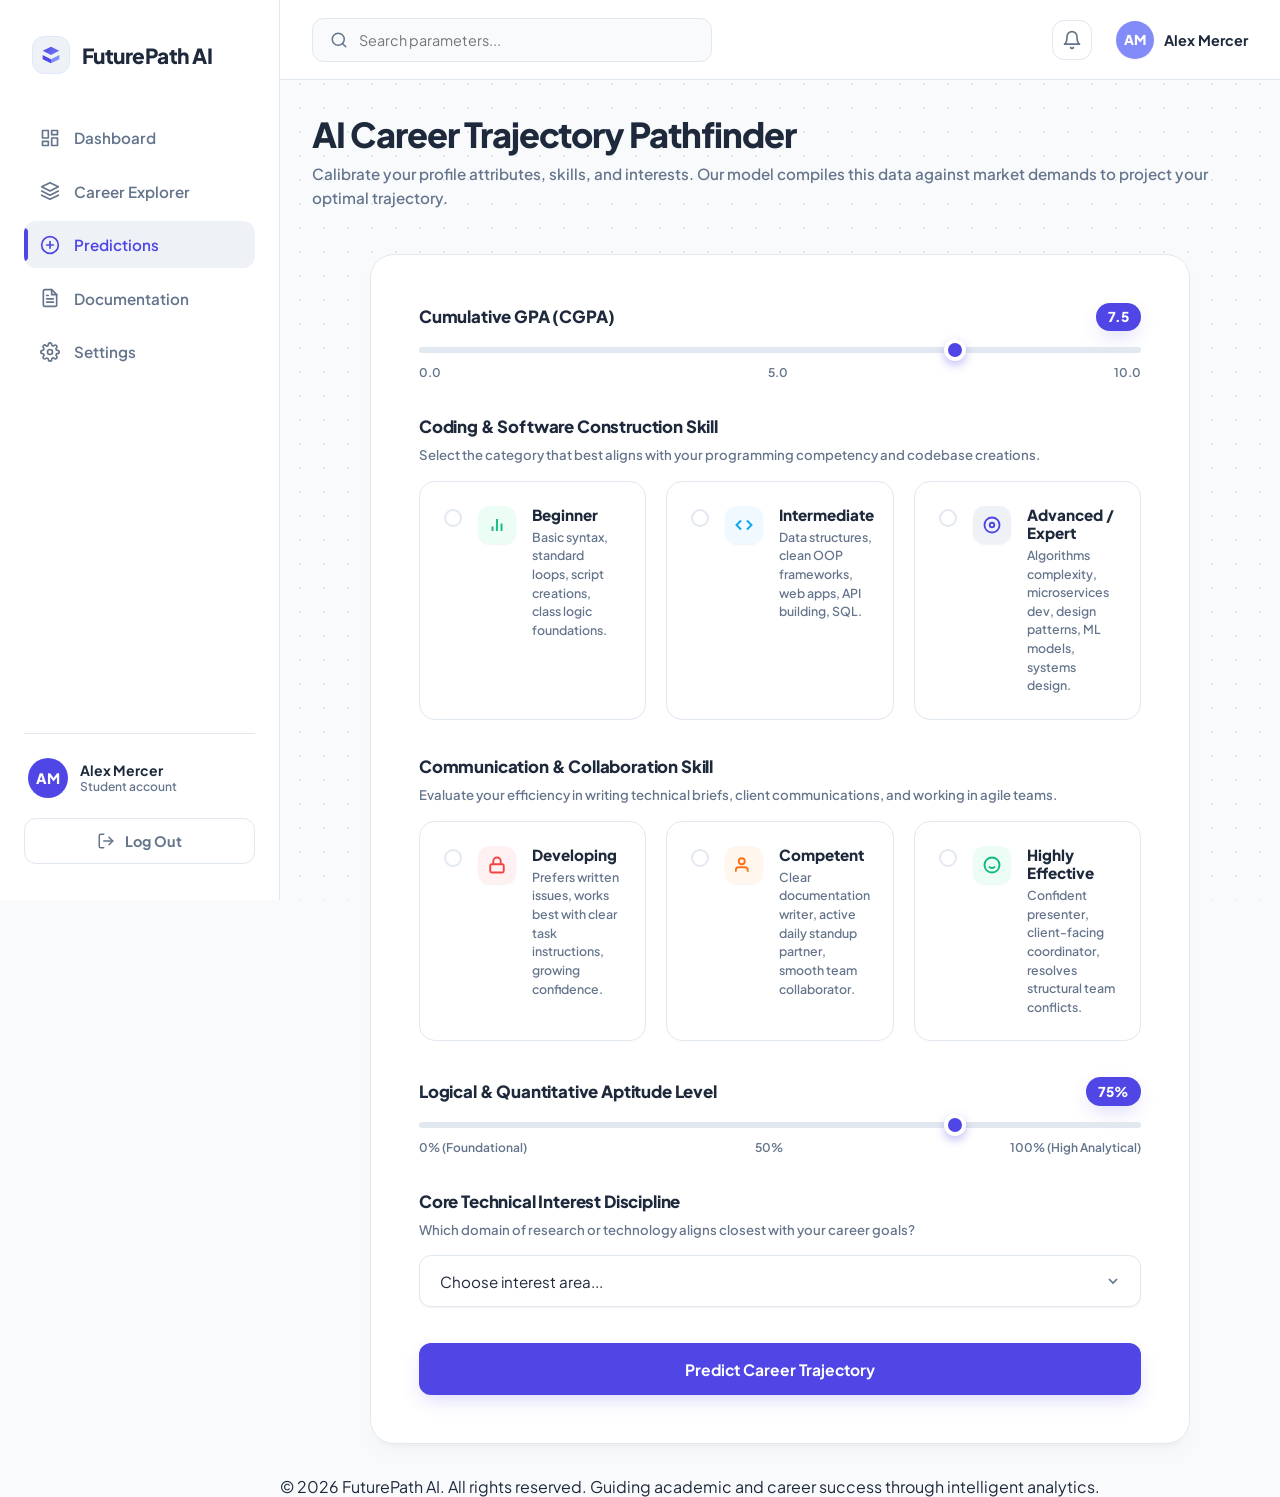
<file: prediction.html>
<!DOCTYPE html>
<html lang="en">
<head>
  <meta charset="UTF-8">
  <meta name="viewport" content="width=device-width, initial-scale=1.0">
  <title>Career Prediction | FuturePath AI</title>
  <!-- Google Fonts -->
  <link rel="preconnect" href="https://fonts.googleapis.com">
  <link rel="preconnect" href="https://fonts.gstatic.com" crossorigin>
  <link href="https://fonts.googleapis.com/css2?family=Plus+Jakarta+Sans:wght@400;500;600;700;800&display=swap" rel="stylesheet">
  <!-- Custom CSS -->
  <link rel="stylesheet" href="style.css">
</head>
<body class="dashboard-body">
  
  <div class="dashboard-container">
    
    <!-- Sidebar Navigation -->
    <aside class="sidebar" id="sidebar">
      <div class="sidebar-brand">
        <div class="sidebar-logo-wrapper">
          <svg class="sidebar-logo" viewBox="0 0 48 48" fill="none" xmlns="http://www.w3.org/2000/svg">
            <path d="M24 4L4 14L24 24L44 14L24 4Z" fill="url(#sidebarLogoGrad)" />
            <path d="M4 24V34L24 44V34L4 24Z" fill="#4F46E5" />
            <path d="M44 24V34L24 44V34L44 24Z" fill="#818CF8" />
            <defs>
              <linearGradient id="sidebarLogoGrad" x1="4" y1="4" x2="44" y2="44" gradientUnits="userSpaceOnUse">
                <stop stop-color="#4F46E5" />
                <stop offset="1" stop-color="#818CF8" />
              </linearGradient>
            </defs>
          </svg>
        </div>
        <span class="brand-name">FuturePath AI</span>
      </div>

      <!-- Navigation Links -->
      <nav class="sidebar-menu">
        <a href="dashboard.html" class="menu-item">
          <div class="menu-indicator"></div>
          <svg class="menu-icon" viewBox="0 0 24 24" fill="none" stroke="currentColor" stroke-width="2" stroke-linecap="round" stroke-linejoin="round">
            <rect x="3" y="3" width="7" height="9"></rect>
            <rect x="14" y="3" width="7" height="5"></rect>
            <rect x="14" y="12" width="7" height="9"></rect>
            <rect x="3" y="16" width="7" height="5"></rect>
          </svg>
          <span>Dashboard</span>
        </a>
        <a href="#" class="menu-item">
          <div class="menu-indicator"></div>
          <svg class="menu-icon" viewBox="0 0 24 24" fill="none" stroke="currentColor" stroke-width="2" stroke-linecap="round" stroke-linejoin="round">
            <path d="M12 2L2 7l10 5 10-5-10-5z"></path>
            <path d="M2 17l10 5 10-5"></path>
            <path d="M2 12l10 5 10-5"></path>
          </svg>
          <span>Career Explorer</span>
        </a>
        <a href="prediction.html" class="menu-item active">
          <div class="menu-indicator"></div>
          <svg class="menu-icon" viewBox="0 0 24 24" fill="none" stroke="currentColor" stroke-width="2" stroke-linecap="round" stroke-linejoin="round">
            <circle cx="12" cy="12" r="10"></circle>
            <line x1="12" y1="8" x2="12" y2="16"></line>
            <line x1="8" y1="12" x2="16" y2="12"></line>
          </svg>
          <span>Predictions</span>
        </a>
        <a href="documentation.html" class="menu-item">
          <div class="menu-indicator"></div>
          <svg class="menu-icon" viewBox="0 0 24 24" fill="none" stroke="currentColor" stroke-width="2" stroke-linecap="round" stroke-linejoin="round">
            <path d="M14 2H6a2 2 0 0 0-2 2v16a2 2 0 0 0 2 2h12a2 2 0 0 0 2-2V8z"></path>
            <polyline points="14 2 14 8 20 8"></polyline>
            <line x1="16" y1="13" x2="8" y2="13"></line>
            <line x1="16" y1="17" x2="8" y2="17"></line>
            <polyline points="10 9 9 9 8 9"></polyline>
          </svg>
          <span>Documentation</span>
        </a>
        <a href="#" class="menu-item">
          <div class="menu-indicator"></div>
          <svg class="menu-icon" viewBox="0 0 24 24" fill="none" stroke="currentColor" stroke-width="2" stroke-linecap="round" stroke-linejoin="round">
            <circle cx="12" cy="12" r="3"></circle>
            <path d="M19.4 15a1.65 1.65 0 0 0 .33 1.82l.06.06a2 2 0 1 1-2.83 2.83l-.06-.06a1.65 1.65 0 0 0-1.82-.33 1.65 1.65 0 0 0-1 1.51V21a2 2 0 0 1-4 0v-.09A1.65 1.65 0 0 0 9 19.4a1.65 1.65 0 0 0-1.82.33l-.06.06a2 2 0 1 1-2.83-2.83l.06-.06a1.65 1.65 0 0 0 .33-1.82 1.65 1.65 0 0 0-1.51-1H3a2 2 0 0 1 0-4h.09A1.65 1.65 0 0 0 4.6 9a1.65 1.65 0 0 0-.33-1.82l-.06-.06a2 2 0 1 1 2.83-2.83l.06.06a1.65 1.65 0 0 0 1.82.33H9a1.65 1.65 0 0 0 1-1.51V3a2 2 0 0 1 4 0v.09a1.65 1.65 0 0 0 1 1.51 1.65 1.65 0 0 0 1.82-.33l.06-.06a2 2 0 1 1 2.83 2.83l-.06.06a1.65 1.65 0 0 0-.33 1.82V9a1.65 1.65 0 0 0 1.51 1H21a2 2 0 0 1 0 4h-.09a1.65 1.65 0 0 0-1.51 1z"></path>
          </svg>
          <span>Settings</span>
        </a>
      </nav>

      <!-- Sidebar User Profile Info / Logout -->
      <div class="sidebar-footer">
        <div class="user-block">
          <div class="sidebar-avatar">AM</div>
          <div class="user-details">
            <span class="user-name">Alex Mercer</span>
            <span class="user-role">Student account</span>
          </div>
        </div>
        <button class="logout-btn" id="logoutBtn">
          <svg class="logout-icon" viewBox="0 0 24 24" fill="none" stroke="currentColor" stroke-width="2" stroke-linecap="round" stroke-linejoin="round">
            <path d="M9 21H5a2 2 0 0 1-2-2V5a2 2 0 0 1 2-2h4"></path>
            <polyline points="16 17 21 12 16 7"></polyline>
            <line x1="21" y1="12" x2="9" y2="12"></line>
          </svg>
          <span>Log Out</span>
        </button>
      </div>
    </aside>

    <!-- Main Content Area -->
    <div class="main-content">
      
      <!-- Top Navigation Header -->
      <header class="top-nav">
        <!-- Sidebar Toggle Hamburger (Mobile only) -->
        <button class="sidebar-toggle" id="sidebarToggle" aria-label="Toggle Navigation menu">
          <svg viewBox="0 0 24 24" fill="none" stroke="currentColor" stroke-width="2" stroke-linecap="round" stroke-linejoin="round">
            <line x1="3" y1="12" x2="21" y2="12"></line>
            <line x1="3" y1="6" x2="21" y2="6"></line>
            <line x1="3" y1="18" x2="21" y2="18"></line>
          </svg>
        </button>

        <!-- Search Bar -->
        <div class="search-container">
          <svg class="search-icon" viewBox="0 0 24 24" fill="none" stroke="currentColor" stroke-width="2" stroke-linecap="round" stroke-linejoin="round">
            <circle cx="11" cy="11" r="8"></circle>
            <line x1="21" y1="21" x2="16.65" y2="16.65"></line>
          </svg>
          <input type="text" id="searchInput" placeholder="Search parameters..." class="search-input" disabled>
        </div>

        <!-- Right Side Nav Actions -->
        <div class="nav-actions">
          
          <!-- Alerts Bell -->
          <div class="alert-bell-container" id="notificationBtn">
            <button class="bell-btn" aria-label="Notifications">
              <svg class="bell-icon" viewBox="0 0 24 24" fill="none" stroke="currentColor" stroke-width="2" stroke-linecap="round" stroke-linejoin="round">
                <path d="M18 8A6 6 0 0 0 6 8c0 7-3 9-3 9h18s-3-2-3-9"></path>
                <path d="M13.73 21a2 2 0 0 1-3.46 0"></path>
              </svg>
              <span class="bell-badge" style="display: none;">0</span>
            </button>
          </div>

          <!-- User Quick Menu -->
          <div class="avatar-block">
            <div class="nav-avatar">AM</div>
            <span class="nav-username">Alex Mercer</span>
          </div>

        </div>
      </header>

      <!-- Main Prediction Form Content -->
      <main class="dashboard-content">
        
        <!-- Welcome Header -->
        <div class="welcome-header animate-fade-in">
          <h1 class="welcome-title">AI Career Trajectory Pathfinder</h1>
          <p class="welcome-subtitle">Calibrate your profile attributes, skills, and interests. Our model compiles this data against market demands to project your optimal trajectory.</p>
        </div>

        <!-- Assessment Form Card -->
        <section class="prediction-form-section animate-fade-in delay-100">
          <div class="premium-form-card">
            
            <form id="predictionForm" novalidate>
              
              <!-- Slider 1: CGPA -->
              <div class="form-row range-row">
                <div class="label-heading-row">
                  <label for="cgpa" class="form-section-label">Cumulative GPA (CGPA)</label>
                  <span class="range-bubble-indicator" id="cgpaVal">7.5</span>
                </div>
                <div class="range-input-wrapper">
                  <input type="range" id="cgpa" name="cgpa" min="0.0" max="10.0" step="0.1" value="7.5" class="premium-range-slider">
                  <div class="range-milestones">
                    <span>0.0</span>
                    <span>5.0</span>
                    <span>10.0</span>
                  </div>
                </div>
              </div>

              <!-- Choice Cards: Coding Skill Level -->
              <div class="form-row card-choice-row">
                <label class="form-section-label">Coding & Software Construction Skill</label>
                <p class="field-help-text">Select the category that best aligns with your programming competency and codebase creations.</p>
                <input type="hidden" id="codingSkill" name="codingSkill" value="" required>
                
                <div class="choice-cards-grid" id="codingChoiceGrid">
                  
                  <div class="choice-card" data-value="beginner">
                    <div class="choice-circle"></div>
                    <div class="choice-icon-wrap color-wd">
                      <svg viewBox="0 0 24 24" fill="none" stroke="currentColor" stroke-width="2.5"><line x1="18" y1="20" x2="18" y2="10"></line><line x1="12" y1="20" x2="12" y2="4"></line><line x1="6" y1="20" x2="6" y2="14"></line></svg>
                    </div>
                    <div class="choice-content">
                      <h5>Beginner</h5>
                      <p>Basic syntax, standard loops, script creations, class logic foundations.</p>
                    </div>
                  </div>

                  <div class="choice-card" data-value="intermediate">
                    <div class="choice-circle"></div>
                    <div class="choice-icon-wrap color-cloud">
                      <svg viewBox="0 0 24 24" fill="none" stroke="currentColor" stroke-width="2.5"><polyline points="16 18 22 12 16 6"></polyline><polyline points="8 6 2 12 8 18"></polyline></svg>
                    </div>
                    <div class="choice-content">
                      <h5>Intermediate</h5>
                      <p>Data structures, clean OOP frameworks, web apps, API building, SQL.</p>
                    </div>
                  </div>

                  <div class="choice-card" data-value="advanced">
                    <div class="choice-circle"></div>
                    <div class="choice-icon-wrap color-ai">
                      <svg viewBox="0 0 24 24" fill="none" stroke="currentColor" stroke-width="2.5"><circle cx="12" cy="12" r="10"></circle><circle cx="12" cy="12" r="3"></circle></svg>
                    </div>
                    <div class="choice-content">
                      <h5>Advanced / Expert</h5>
                      <p>Algorithms complexity, microservices dev, design patterns, ML models, systems design.</p>
                    </div>
                  </div>

                </div>
                <span class="error-msg" id="coding-error">Please select your coding skill level</span>
              </div>

              <!-- Choice Cards: Communication Skill Level -->
              <div class="form-row card-choice-row">
                <label class="form-section-label">Communication & Collaboration Skill</label>
                <p class="field-help-text">Evaluate your efficiency in writing technical briefs, client communications, and working in agile teams.</p>
                <input type="hidden" id="commSkill" name="commSkill" value="" required>
                
                <div class="choice-cards-grid" id="commChoiceGrid">
                  
                  <div class="choice-card" data-value="developing">
                    <div class="choice-circle"></div>
                    <div class="choice-icon-wrap color-cs">
                      <svg viewBox="0 0 24 24" fill="none" stroke="currentColor" stroke-width="2.5"><rect x="3" y="11" width="18" height="11" rx="2"></rect><path d="M7 11V7a5 5 0 0 1 10 0v4"></path></svg>
                    </div>
                    <div class="choice-content">
                      <h5>Developing</h5>
                      <p>Prefers written issues, works best with clear task instructions, growing confidence.</p>
                    </div>
                  </div>

                  <div class="choice-card" data-value="competent">
                    <div class="choice-circle"></div>
                    <div class="choice-icon-wrap color-uiux">
                      <svg viewBox="0 0 24 24" fill="none" stroke="currentColor" stroke-width="2.5"><path d="M17 21v-2a4 4 0 0 0-4-4H5a4 4 0 0 0-4 4v2"></path><circle cx="9" cy="7" r="4"></circle></svg>
                    </div>
                    <div class="choice-content">
                      <h5>Competent</h5>
                      <p>Clear documentation writer, active daily standup partner, smooth team collaborator.</p>
                    </div>
                  </div>

                  <div class="choice-card" data-value="excellent">
                    <div class="choice-circle"></div>
                    <div class="choice-icon-wrap color-wd">
                      <svg viewBox="0 0 24 24" fill="none" stroke="currentColor" stroke-width="2.5"><path d="M12 22c5.523 0 10-4.477 10-10S17.523 2 12 2 2 6.477 2 12s4.477 10 10 10z"></path><path d="M8 14s1.5 2 4 2 4-2 4-2"></path></svg>
                    </div>
                    <div class="choice-content">
                      <h5>Highly Effective</h5>
                      <p>Confident presenter, client-facing coordinator, resolves structural team conflicts.</p>
                    </div>
                  </div>

                </div>
                <span class="error-msg" id="comm-error">Please select your communication skill level</span>
              </div>

              <!-- Slider 2: Aptitude Level -->
              <div class="form-row range-row">
                <div class="label-heading-row">
                  <label for="aptitude" class="form-section-label">Logical & Quantitative Aptitude Level</label>
                  <span class="range-bubble-indicator" id="aptitudeVal">75%</span>
                </div>
                <div class="range-input-wrapper">
                  <input type="range" id="aptitude" name="aptitude" min="0" max="100" step="1" value="75" class="premium-range-slider">
                  <div class="range-milestones">
                    <span>0% (Foundational)</span>
                    <span>50%</span>
                    <span>100% (High Analytical)</span>
                  </div>
                </div>
              </div>

              <!-- Dropdown Select: Interest Area -->
              <div class="form-row dropdown-row">
                <label for="interestArea" class="form-section-label">Core Technical Interest Discipline</label>
                <p class="field-help-text">Which domain of research or technology aligns closest with your career goals?</p>
                <div class="dropdown-wrapper">
                  <select id="interestArea" name="interestArea" class="form-select-dropdown" required>
                    <option value="" disabled selected>Choose interest area...</option>
                    <option value="ai">Artificial Intelligence & Model Engineering</option>
                    <option value="ds">Data Science & Statistical Insights</option>
                    <option value="wd">Web Engineering & Application Platforms</option>
                    <option value="cs">Cybersecurity Systems & Threat Defense</option>
                    <option value="uiux">Product Interface Strategy (UI/UX)</option>
                    <option value="cloud">Cloud Architectures & Infrastructure Operations</option>
                  </select>
                  <svg class="dropdown-arrow-icon" viewBox="0 0 24 24" fill="none" stroke="currentColor" stroke-width="2.5">
                    <polyline points="6 9 12 15 18 9"></polyline>
                  </svg>
                </div>
                <span class="error-msg" id="interest-error">Please select your primary technical interest discipline</span>
              </div>

              <!-- Submit Predict Career Button -->
              <div class="form-submit-row">
                <button type="submit" class="submit-btn" id="submitPredictBtn">
                  <span class="btn-text">Predict Career Trajectory</span>
                  <!-- Ripple element placeholder -->
                  <span class="btn-ripple-container"></span>
                  <!-- Spinner Icon -->
                  <svg class="btn-spinner" id="btnSpinner" viewBox="0 0 24 24" fill="none" stroke="currentColor" stroke-width="3" stroke-linecap="round" stroke-linejoin="round" style="display: none;">
                    <line x1="12" y1="2" x2="12" y2="6"></line>
                    <line x1="12" y1="18" x2="12" y2="22"></line>
                    <line x1="4.93" y1="4.93" x2="7.76" y2="7.76"></line>
                    <line x1="16.24" y1="16.24" x2="19.07" y2="19.07"></line>
                    <line x1="2" y1="12" x2="6" y2="12"></line>
                    <line x1="18" y1="12" x2="22" y2="12"></line>
                    <line x1="4.93" y1="19.07" x2="7.76" y2="16.24"></line>
                    <line x1="16.24" y1="7.76" x2="19.07" y2="4.93"></line>
                  </svg>
                </button>
              </div>

            </form>

          </div>
        </section>

      </main>

      <!-- Dashboard Footer -->
      <footer class="dashboard-footer-bar">
        <p>© 2026 FuturePath AI. All rights reserved. Guiding academic and career success through intelligent analytics.</p>
      </footer>

    </div>

  </div>

  <!-- Toast Notification System -->
  <div class="toast-container" id="toastContainer"></div>

  <!-- Custom JS for Prediction form page -->
  <script src="shared.js"></script>
  <script src="prediction.js"></script>
</body>
</html>
</file>
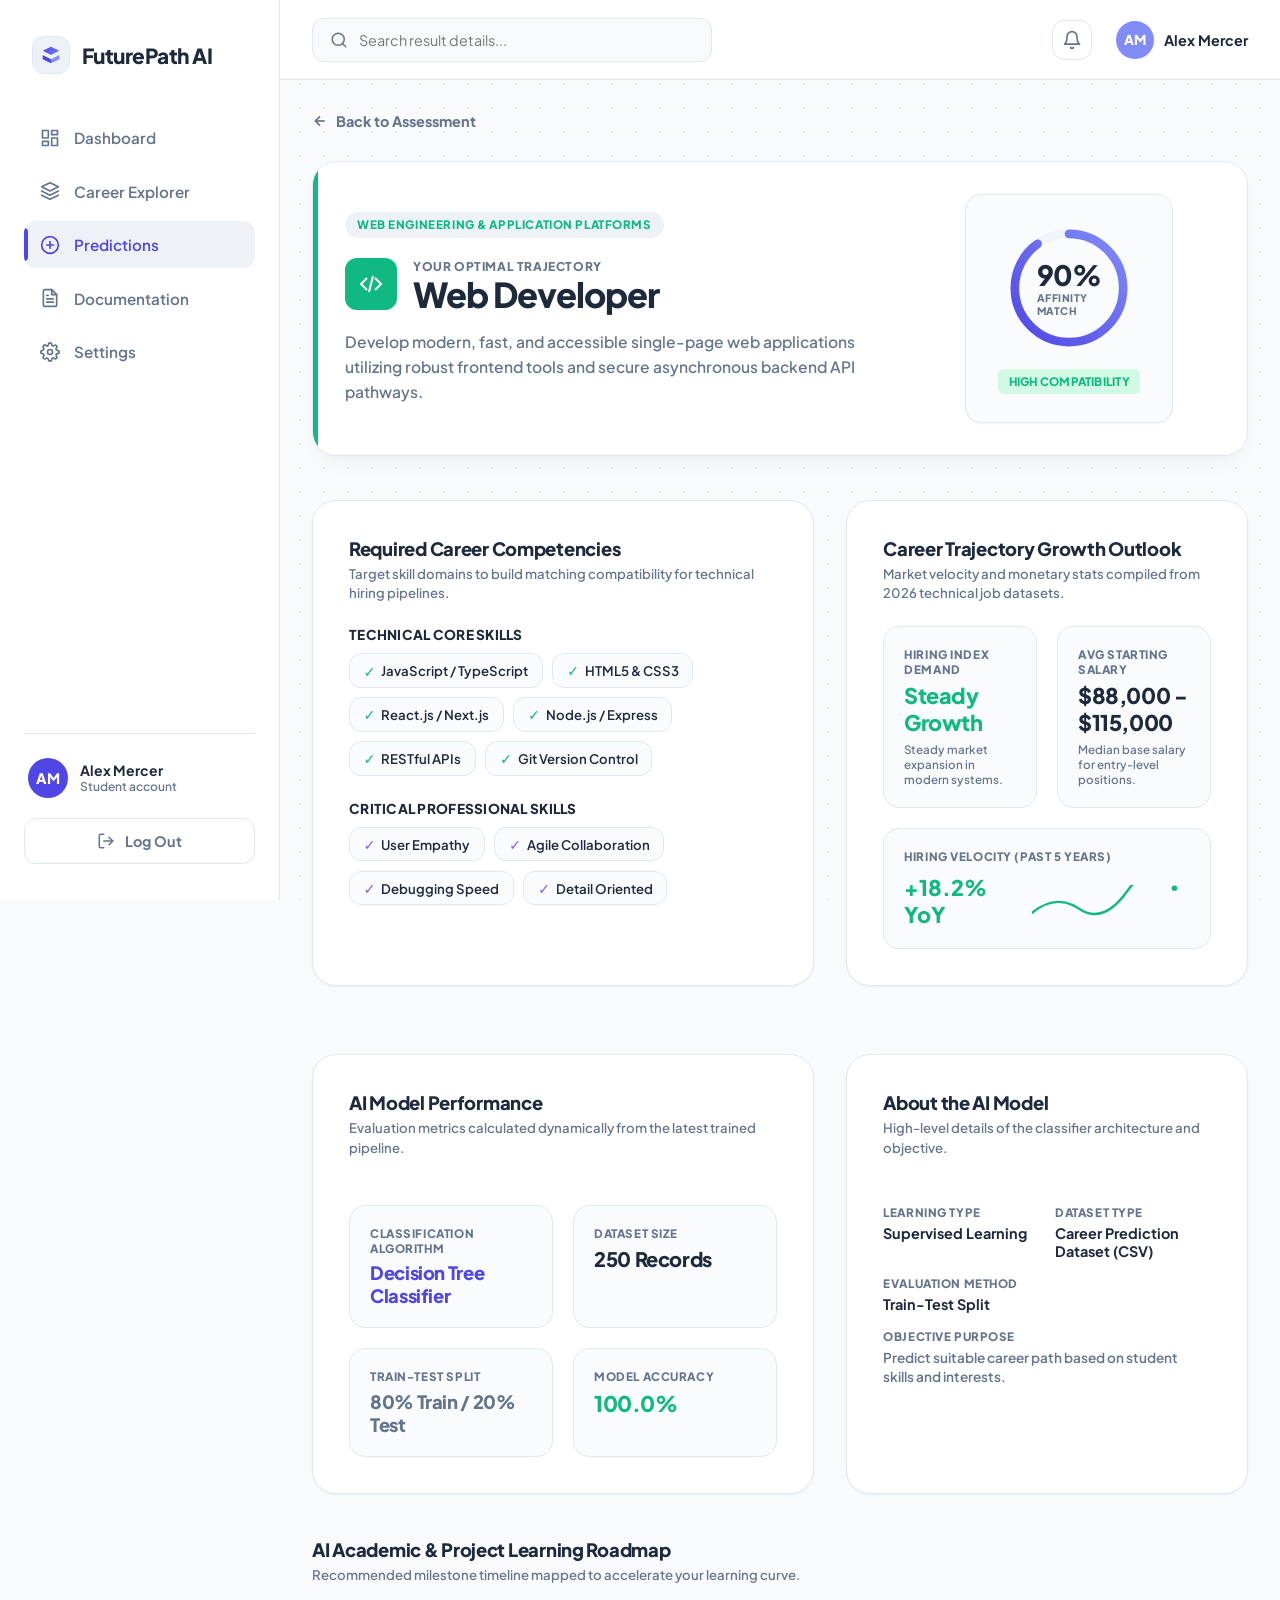
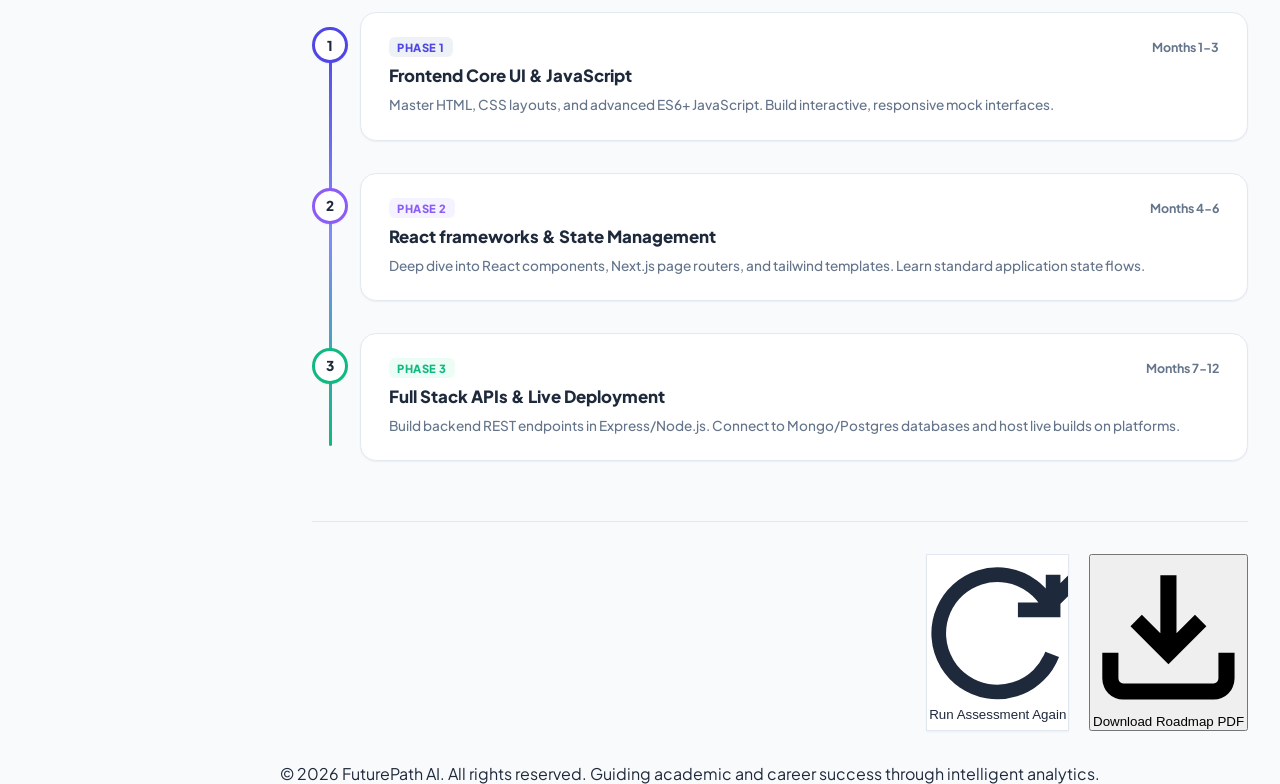
<file: result.html>
<!DOCTYPE html>
<html lang="en">
<head>
  <meta charset="UTF-8">
  <meta name="viewport" content="width=device-width, initial-scale=1.0">
  <title>Prediction Result | FuturePath AI</title>
  <!-- Google Fonts -->
  <link rel="preconnect" href="https://fonts.googleapis.com">
  <link rel="preconnect" href="https://fonts.gstatic.com" crossorigin>
  <link href="https://fonts.googleapis.com/css2?family=Plus+Jakarta+Sans:wght@400;500;600;700;800&display=swap" rel="stylesheet">
  <!-- Custom CSS -->
  <link rel="stylesheet" href="style.css">
</head>
<body class="dashboard-body">
  
  <div class="dashboard-container">
    
    <!-- Sidebar Navigation -->
    <aside class="sidebar" id="sidebar">
      <div class="sidebar-brand">
        <div class="sidebar-logo-wrapper">
          <svg class="sidebar-logo" viewBox="0 0 48 48" fill="none" xmlns="http://www.w3.org/2000/svg">
            <path d="M24 4L4 14L24 24L44 14L24 4Z" fill="url(#sidebarLogoGrad)" />
            <path d="M4 24V34L24 44V34L4 24Z" fill="#4F46E5" />
            <path d="M44 24V34L24 44V34L44 24Z" fill="#818CF8" />
            <defs>
              <linearGradient id="sidebarLogoGrad" x1="4" y1="4" x2="44" y2="44" gradientUnits="userSpaceOnUse">
                <stop stop-color="#4F46E5" />
                <stop offset="1" stop-color="#818CF8" />
              </linearGradient>
            </defs>
          </svg>
        </div>
        <span class="brand-name">FuturePath AI</span>
      </div>

      <!-- Navigation Links -->
      <nav class="sidebar-menu">
        <a href="dashboard.html" class="menu-item">
          <div class="menu-indicator"></div>
          <svg class="menu-icon" viewBox="0 0 24 24" fill="none" stroke="currentColor" stroke-width="2" stroke-linecap="round" stroke-linejoin="round">
            <rect x="3" y="3" width="7" height="9"></rect>
            <rect x="14" y="3" width="7" height="5"></rect>
            <rect x="14" y="12" width="7" height="9"></rect>
            <rect x="3" y="16" width="7" height="5"></rect>
          </svg>
          <span>Dashboard</span>
        </a>
        <a href="#" class="menu-item">
          <div class="menu-indicator"></div>
          <svg class="menu-icon" viewBox="0 0 24 24" fill="none" stroke="currentColor" stroke-width="2" stroke-linecap="round" stroke-linejoin="round">
            <path d="M12 2L2 7l10 5 10-5-10-5z"></path>
            <path d="M2 17l10 5 10-5"></path>
            <path d="M2 12l10 5 10-5"></path>
          </svg>
          <span>Career Explorer</span>
        </a>
        <a href="prediction.html" class="menu-item active">
          <div class="menu-indicator"></div>
          <svg class="menu-icon" viewBox="0 0 24 24" fill="none" stroke="currentColor" stroke-width="2" stroke-linecap="round" stroke-linejoin="round">
            <circle cx="12" cy="12" r="10"></circle>
            <line x1="12" y1="8" x2="12" y2="16"></line>
            <line x1="8" y1="12" x2="16" y2="12"></line>
          </svg>
          <span>Predictions</span>
        </a>
        <a href="documentation.html" class="menu-item">
          <div class="menu-indicator"></div>
          <svg class="menu-icon" viewBox="0 0 24 24" fill="none" stroke="currentColor" stroke-width="2" stroke-linecap="round" stroke-linejoin="round">
            <path d="M14 2H6a2 2 0 0 0-2 2v16a2 2 0 0 0 2 2h12a2 2 0 0 0 2-2V8z"></path>
            <polyline points="14 2 14 8 20 8"></polyline>
            <line x1="16" y1="13" x2="8" y2="13"></line>
            <line x1="16" y1="17" x2="8" y2="17"></line>
            <polyline points="10 9 9 9 8 9"></polyline>
          </svg>
          <span>Documentation</span>
        </a>
        <a href="#" class="menu-item">
          <div class="menu-indicator"></div>
          <svg class="menu-icon" viewBox="0 0 24 24" fill="none" stroke="currentColor" stroke-width="2" stroke-linecap="round" stroke-linejoin="round">
            <circle cx="12" cy="12" r="3"></circle>
            <path d="M19.4 15a1.65 1.65 0 0 0 .33 1.82l.06.06a2 2 0 1 1-2.83 2.83l-.06-.06a1.65 1.65 0 0 0-1.82-.33 1.65 1.65 0 0 0-1 1.51V21a2 2 0 0 1-4 0v-.09A1.65 1.65 0 0 0 9 19.4a1.65 1.65 0 0 0-1.82.33l-.06.06a2 2 0 1 1-2.83-2.83l.06-.06a1.65 1.65 0 0 0 .33-1.82 1.65 1.65 0 0 0-1.51-1H3a2 2 0 0 1 0-4h.09A1.65 1.65 0 0 0 4.6 9a1.65 1.65 0 0 0-.33-1.82l-.06-.06a2 2 0 1 1 2.83-2.83l.06.06a1.65 1.65 0 0 0 1.82.33H9a1.65 1.65 0 0 0 1-1.51V3a2 2 0 0 1 4 0v.09a1.65 1.65 0 0 0 1 1.51 1.65 1.65 0 0 0 1.82-.33l.06-.06a2 2 0 1 1 2.83 2.83l-.06.06a1.65 1.65 0 0 0-.33 1.82V9a1.65 1.65 0 0 0 1.51 1H21a2 2 0 0 1 0 4h-.09a1.65 1.65 0 0 0-1.51 1z"></path>
          </svg>
          <span>Settings</span>
        </a>
      </nav>

      <!-- Sidebar User Profile Info / Logout -->
      <div class="sidebar-footer">
        <div class="user-block">
          <div class="sidebar-avatar">AM</div>
          <div class="user-details">
            <span class="user-name">Alex Mercer</span>
            <span class="user-role">Student account</span>
          </div>
        </div>
        <button class="logout-btn" id="logoutBtn">
          <svg class="logout-icon" viewBox="0 0 24 24" fill="none" stroke="currentColor" stroke-width="2" stroke-linecap="round" stroke-linejoin="round">
            <path d="M9 21H5a2 2 0 0 1-2-2V5a2 2 0 0 1 2-2h4"></path>
            <polyline points="16 17 21 12 16 7"></polyline>
            <line x1="21" y1="12" x2="9" y2="12"></line>
          </svg>
          <span>Log Out</span>
        </button>
      </div>
    </aside>

    <!-- Main Content Area -->
    <div class="main-content">
      
      <!-- Top Navigation Header -->
      <header class="top-nav">
        <!-- Sidebar Toggle Hamburger (Mobile only) -->
        <button class="sidebar-toggle" id="sidebarToggle" aria-label="Toggle Navigation menu">
          <svg viewBox="0 0 24 24" fill="none" stroke="currentColor" stroke-width="2" stroke-linecap="round" stroke-linejoin="round">
            <line x1="3" y1="12" x2="21" y2="12"></line>
            <line x1="3" y1="6" x2="21" y2="6"></line>
            <line x1="3" y1="18" x2="21" y2="18"></line>
          </svg>
        </button>

        <!-- Search Bar -->
        <div class="search-container">
          <svg class="search-icon" viewBox="0 0 24 24" fill="none" stroke="currentColor" stroke-width="2" stroke-linecap="round" stroke-linejoin="round">
            <circle cx="11" cy="11" r="8"></circle>
            <line x1="21" y1="21" x2="16.65" y2="16.65"></line>
          </svg>
          <input type="text" id="searchInput" placeholder="Search result details..." class="search-input" disabled>
        </div>

        <!-- Right Side Nav Actions -->
        <div class="nav-actions">
          
          <!-- Alerts Bell -->
          <div class="alert-bell-container" id="notificationBtn">
            <button class="bell-btn" aria-label="Notifications">
              <svg class="bell-icon" viewBox="0 0 24 24" fill="none" stroke="currentColor" stroke-width="2" stroke-linecap="round" stroke-linejoin="round">
                <path d="M18 8A6 6 0 0 0 6 8c0 7-3 9-3 9h18s-3-2-3-9"></path>
                <path d="M13.73 21a2 2 0 0 1-3.46 0"></path>
              </svg>
              <span class="bell-badge" style="display: none;">0</span>
            </button>
          </div>

          <!-- User Quick Menu -->
          <div class="avatar-block">
            <div class="nav-avatar">AM</div>
            <span class="nav-username">Alex Mercer</span>
          </div>

        </div>
      </header>

      <!-- Main Result Content -->
      <main class="dashboard-content">
        
        <!-- Back Navigation Control -->
        <div class="result-navigation animate-fade-in">
          <a href="prediction.html" class="back-nav-link">
            <svg viewBox="0 0 24 24" fill="none" stroke="currentColor" stroke-width="2.5" class="back-arrow-icon">
              <line x1="19" y1="12" x2="5" y2="12"></line>
              <polyline points="12 19 5 12 12 5"></polyline>
            </svg>
            <span>Back to Assessment</span>
          </a>
        </div>

        <!-- Large Premium Result Card -->
        <section class="result-hero-section animate-fade-in delay-100">
          <div class="premium-result-card" id="careerAccentCard">
            <div class="result-card-glow"></div>
            <div class="result-card-inner">
              
              <!-- Predicted Career Info Panel -->
              <div class="result-career-panel">
                <span class="result-badge-pill" id="careerDomain">Domain Discipline</span>
                <div class="result-title-row">
                  <div class="result-icon-box" id="careerIconWrap">
                    <!-- Dynamic inline SVG will be injected here -->
                  </div>
                  <div class="result-title-text">
                    <span class="result-pretitle">Your Optimal Trajectory</span>
                    <h1 class="result-career-title" id="careerTitle">Loading Career...</h1>
                  </div>
                </div>
                <p class="result-career-description" id="careerDescription">
                  Calculating model outcomes and mapping matching career descriptions to your profile attributes.
                </p>
              </div>

              <!-- Confidence Score Gauge Panel -->
              <div class="result-gauge-panel">
                <div class="gauge-card">
                  <div class="radial-gauge-container">
                    <svg class="radial-gauge" viewBox="0 0 120 120">
                      <!-- Base circle track -->
                      <circle class="gauge-track" cx="60" cy="60" r="50" fill="none" stroke="#F1F5F9" stroke-width="8" />
                      <!-- Score fill path -->
                      <circle class="gauge-fill" id="radialGaugeFill" cx="60" cy="60" r="50" fill="none" stroke="url(#gaugeGradient)" stroke-width="8" stroke-dasharray="314.15" stroke-dashoffset="314.15" stroke-linecap="round" />
                      <defs>
                        <linearGradient id="gaugeGradient" x1="0%" y1="0%" x2="100%" y2="100%">
                          <stop offset="0%" stop-color="#4F46E5" />
                          <stop offset="100%" stop-color="#818CF8" />
                        </linearGradient>
                      </defs>
                    </svg>
                    <!-- Floating percentage label -->
                    <div class="radial-percentage-overlay">
                      <span class="radial-score-num" id="confidenceScoreVal">0%</span>
                      <span class="radial-score-label">Affinity Match</span>
                    </div>
                  </div>
                  
                  <div class="gauge-status-block">
                    <span class="gauge-status-pill badge-active" id="alignmentStatus">High Compatibility</span>
                  </div>
                </div>
              </div>

            </div>
          </div>
        </section>

        <!-- Required Skills & Outlook Section -->
        <section class="result-skills-outlook-grid animate-fade-in delay-200">
          
          <!-- Required Skills Block -->
          <div class="skills-card-premium">
            <div class="block-header">
              <h3 class="block-title">Required Career Competencies</h3>
              <p class="block-subtitle">Target skill domains to build matching compatibility for technical hiring pipelines.</p>
            </div>
            
            <div class="skills-lists-wrapper">
              
              <!-- Technical Core Skills -->
              <div class="skills-category-group">
                <h4 class="skills-group-title">Technical Core Skills</h4>
                <div class="skills-pill-deck" id="techSkillsDeck">
                  <!-- Skill pills injected dynamically -->
                </div>
              </div>

              <!-- Power / Professional Skills -->
              <div class="skills-category-group">
                <h4 class="skills-group-title">Critical Professional Skills</h4>
                <div class="skills-pill-deck" id="powerSkillsDeck">
                  <!-- Skill pills injected dynamically -->
                </div>
              </div>

            </div>
          </div>

          <!-- Growth Outlook Block -->
          <div class="outlook-card-premium">
            <div class="block-header">
              <h3 class="block-title">Career Trajectory Growth Outlook</h3>
              <p class="block-subtitle">Market velocity and monetary stats compiled from 2026 technical job datasets.</p>
            </div>

            <div class="outlook-metrics-grid">
              
              <div class="outlook-metric-box">
                <span class="outlook-metric-label">Hiring Index demand</span>
                <div class="outlook-metric-value-row">
                  <span class="outlook-metric-number text-green" id="growthDemand">Highly Demanded</span>
                </div>
                <p class="outlook-meta-text">Steady market expansion in modern systems.</p>
              </div>

              <div class="outlook-metric-box">
                <span class="outlook-metric-label">Avg Starting Salary</span>
                <div class="outlook-metric-value-row">
                  <span class="outlook-metric-number" id="startingSalary">$95,000 - $120,000</span>
                </div>
                <p class="outlook-meta-text">Median base salary for entry-level positions.</p>
              </div>

              <div class="outlook-metric-box full-width">
                <span class="outlook-metric-label">Hiring Velocity (Past 5 Years)</span>
                <div class="outlook-line-chart-block">
                  <div class="chart-label-numbers" id="growthRate">+28% YoY</div>
                  <div class="sparkline-container fill-width">
                    <svg class="sparkline-large" viewBox="0 0 200 40" width="100%" height="32">
                      <path d="M0,35 Q30,10 60,30 T120,8 T180,4 T200,12" fill="none" stroke="#10B981" stroke-width="3" stroke-linecap="round" />
                      <circle cx="180" cy="4" r="3.5" fill="#10B981" />
                    </svg>
                  </div>
                </div>
              </div>

            </div>
          </div>

        </section>

        <!-- AI Model Analysis & Performance Section -->
        <section class="result-skills-outlook-grid animate-fade-in delay-250" style="margin-top: 1.5rem;">
          
          <!-- AI Model Performance Card -->
          <div class="skills-card-premium">
            <div class="block-header">
              <h3 class="block-title">AI Model Performance</h3>
              <p class="block-subtitle">Evaluation metrics calculated dynamically from the latest trained pipeline.</p>
            </div>
            
            <div class="outlook-metrics-grid" style="margin-top: 1.5rem;">
              <div class="outlook-metric-box">
                <span class="outlook-metric-label">Classification Algorithm</span>
                <span class="outlook-metric-number" style="font-size: 1.15rem; font-weight: 800; color: var(--color-primary);" id="result-algorithm">Decision Tree Classifier</span>
              </div>
              
              <div class="outlook-metric-box">
                <span class="outlook-metric-label">Dataset Size</span>
                <span class="outlook-metric-number" style="font-size: 1.25rem; font-weight: 800;" id="result-dataset-size">250 Records</span>
              </div>

              <div class="outlook-metric-box">
                <span class="outlook-metric-label">Train-Test Split</span>
                <span class="outlook-metric-number" style="font-size: 1.15rem; font-weight: 800; color: var(--color-text-muted);" id="result-split">80% Train / 20% Test</span>
              </div>

              <div class="outlook-metric-box">
                <span class="outlook-metric-label">Model Accuracy</span>
                <span class="outlook-metric-number text-green" style="font-size: 1.35rem; font-weight: 800;" id="result-accuracy">100.0%</span>
              </div>
            </div>
          </div>

          <!-- About the AI Model Card -->
          <div class="outlook-card-premium">
            <div class="block-header">
              <h3 class="block-title">About the AI Model</h3>
              <p class="block-subtitle">High-level details of the classifier architecture and objective.</p>
            </div>
            
            <div class="outlook-metrics-grid" style="margin-top: 1.5rem; gap: 1rem;">
              <div style="display: flex; flex-direction: column; gap: 0.25rem;">
                <span class="outlook-metric-label" style="text-transform: uppercase; font-size: 0.725rem;">Learning Type</span>
                <span style="font-size: 0.9rem; font-weight: 700; color: var(--color-text);" id="result-learning-type">Supervised Learning</span>
              </div>
              <div style="display: flex; flex-direction: column; gap: 0.25rem;">
                <span class="outlook-metric-label" style="text-transform: uppercase; font-size: 0.725rem;">Dataset Type</span>
                <span style="font-size: 0.9rem; font-weight: 700; color: var(--color-text);" id="result-dataset-type">Career Prediction Dataset (CSV)</span>
              </div>
              <div style="display: flex; flex-direction: column; gap: 0.25rem;">
                <span class="outlook-metric-label" style="text-transform: uppercase; font-size: 0.725rem;">Evaluation Method</span>
                <span style="font-size: 0.9rem; font-weight: 700; color: var(--color-text);" id="result-evaluation-method">Train-Test Split</span>
              </div>
              <div style="display: flex; flex-direction: column; gap: 0.25rem; grid-column: span 2;">
                <span class="outlook-metric-label" style="text-transform: uppercase; font-size: 0.725rem;">Objective Purpose</span>
                <span style="font-size: 0.85rem; font-weight: 600; color: var(--color-text-muted); line-height: 1.4;" id="result-purpose">Predict suitable career path based on student skills and interests.</span>
              </div>
            </div>
          </div>

        </section>

        <!-- Learning Roadmap Section -->
        <section class="roadmap-section animate-fade-in delay-300">
          <div class="block-header">
            <h3 class="block-title">AI Academic & Project Learning Roadmap</h3>
            <p class="block-subtitle">Recommended milestone timeline mapped to accelerate your learning curve.</p>
          </div>

          <div class="timeline-container">
            
            <!-- Phase 1 -->
            <div class="timeline-item">
              <div class="timeline-icon color-ai">1</div>
              <div class="timeline-card">
                <div class="timeline-header">
                  <span class="timeline-phase">Phase 1</span>
                  <span class="timeline-duration" id="phase1Time">Months 1-3</span>
                </div>
                <h4 class="timeline-title" id="phase1Title">Foundational Training</h4>
                <p class="timeline-description" id="phase1Desc">
                  Focus on mastering core programming concepts, relational databases, and baseline toolkits.
                </p>
              </div>
            </div>

            <!-- Phase 2 -->
            <div class="timeline-item">
              <div class="timeline-icon color-cloud">2</div>
              <div class="timeline-card">
                <div class="timeline-header">
                  <span class="timeline-phase">Phase 2</span>
                  <span class="timeline-duration" id="phase2Time">Months 4-6</span>
                </div>
                <h4 class="timeline-title" id="phase2Title">Deep Architecture & Projects</h4>
                <p class="timeline-description" id="phase2Desc">
                  Construct complete project systems, utilize advanced frameworks, and deploy codebases.
                </p>
              </div>
            </div>

            <!-- Phase 3 -->
            <div class="timeline-item">
              <div class="timeline-icon color-wd">3</div>
              <div class="timeline-card">
                <div class="timeline-header">
                  <span class="timeline-phase">Phase 3</span>
                  <span class="timeline-duration" id="phase3Time">Months 7-12</span>
                </div>
                <h4 class="timeline-title" id="phase3Title">Portfolio & Industry Sync</h4>
                <p class="timeline-description" id="phase3Desc">
                  Compile project portfolios, prepare for technical screenings, and apply for roles.
                </p>
              </div>
            </div>

          </div>
        </section>

        <!-- Action Options Footer -->
        <section class="result-actions-footer animate-fade-in delay-400">
          <button class="action-btn-large outline-btn" id="reAssessBtn">
            <svg viewBox="0 0 24 24" fill="none" stroke="currentColor" stroke-width="2.5" class="action-btn-icon">
              <path d="M21.5 2v6h-6M21.34 15.57a10 10 0 1 1-.57-8.38l5.67-5.67"></path>
            </svg>
            <span>Run Assessment Again</span>
          </button>
          <button class="action-btn-large" id="downloadPdfBtn">
            <svg viewBox="0 0 24 24" fill="none" stroke="currentColor" stroke-width="2.5" class="action-btn-icon">
              <path d="M21 15v4a2 2 0 0 1-2 2H5a2 2 0 0 1-2-2v-4M7 10l5 5 5-5M12 15V3"></path>
            </svg>
            <span>Download Roadmap PDF</span>
            <span class="btn-ripple-container"></span>
          </button>
        </section>

      </main>

      <!-- Dashboard Footer -->
      <footer class="dashboard-footer-bar">
        <p>© 2026 FuturePath AI. All rights reserved. Guiding academic and career success through intelligent analytics.</p>
      </footer>

    </div>

  </div>

  <!-- Toast Notification System -->
  <div class="toast-container" id="toastContainer"></div>

  <!-- Custom JS for Results -->
  <script src="shared.js"></script>
  <script src="result.js"></script>
</body>
</html>
</file>
<file: style.css>
/* ==========================================
   FuturePath AI - Unified Design System & Styling
   ========================================== */

/* Design Tokens & Custom Properties */
:root {
  --color-bg: #F8FAFC;
  --color-primary: #4F46E5;
  --color-primary-dark: #3730A3;
  --color-primary-light: #EEF2F6;
  --color-secondary: #818CF8;
  --color-secondary-light: #E0E7FF;
  --color-text: #1E293B;
  --color-text-muted: #64748B;
  --color-white: #FFFFFF;
  
  --color-border: #E2E8F0;
  --color-border-hover: #CBD5E1;
  --color-border-focus: #818CF8;
  
  --color-error: #EF4444;
  --color-error-light: #FEE2E2;
  --color-success: #10B981;
  --color-success-light: #D1FAE5;

  --font-primary: 'Plus Jakarta Sans', system-ui, -apple-system, sans-serif;
  
  --shadow-sm: 0 1px 2px 0 rgba(0, 0, 0, 0.05);
  --shadow-md: 0 4px 6px -1px rgba(0, 0, 0, 0.03), 0 2px 4px -2px rgba(0, 0, 0, 0.03);
  --shadow-lg: 0 10px 25px -5px rgba(0, 0, 0, 0.04), 0 8px 10px -6px rgba(0, 0, 0, 0.04);
  --shadow-xl: 0 20px 25px -5px rgba(0, 0, 0, 0.06), 0 10px 10px -5px rgba(0, 0, 0, 0.04);
  --shadow-primary: 0 8px 20px -4px rgba(79, 70, 229, 0.22);
  --shadow-glass: 0 8px 32px 0 rgba(31, 38, 135, 0.08);
  --shadow-card-hover: 0 22px 35px -10px rgba(79, 70, 229, 0.05), 0 0 0 1.5px rgba(79, 70, 229, 0.06);
  
  --radius-sm: 8px;
  --radius-md: 12px;
  --radius-lg: 16px;
  --radius-xl: 24px;
  --radius-full: 9999px;
  
  --transition-fast: 0.15s cubic-bezier(0.16, 1, 0.3, 1);
  --transition-normal: 0.35s cubic-bezier(0.16, 1, 0.3, 1); /* Custom premium easing curve */
  --transition-slow: 0.5s cubic-bezier(0.16, 1, 0.3, 1);
}

/* Reset & Global Styles */
*, *::before, *::after {
  box-sizing: border-box;
  margin: 0;
  padding: 0;
}

html, body {
  height: 100%;
  font-family: var(--font-primary);
  background-color: var(--color-bg);
  color: var(--color-text);
  -webkit-font-smoothing: antialiased;
  -moz-osx-font-smoothing: grayscale;
}

body {
  overflow-x: hidden;
}

a {
  text-decoration: none;
  color: var(--color-primary);
  font-weight: 600;
  transition: all var(--transition-fast);
}

a:hover {
  color: var(--color-primary-dark);
  text-shadow: 0 0 1px rgba(79, 70, 229, 0.1);
}

/* App Container Layout (Split Screen Login) */
.app-container {
  display: flex;
  min-height: 100vh;
  width: 100%;
  position: relative;
  overflow: hidden;
}

/* ==========================================
   Visual Panel (Left Side - Desktop Only)
   ========================================== */
.visual-panel {
  display: flex;
  flex: 1.25;
  position: relative;
  background: linear-gradient(145deg, #1E1B4B 0%, #312E81 40%, #4F46E5 100%);
  padding: 3.5rem;
  color: var(--color-white);
  overflow: hidden;
  align-items: center;
  justify-content: center;
}

/* Mesh Grid overlay for a premium futuristic feel */
.grid-overlay {
  position: absolute;
  top: 0;
  left: 0;
  right: 0;
  bottom: 0;
  background-image: 
    radial-gradient(circle at 1px 1px, rgba(255, 255, 255, 0.08) 1px, transparent 0),
    linear-gradient(to right, rgba(255, 255, 255, 0.02) 1px, transparent 1px),
    linear-gradient(to bottom, rgba(255, 255, 255, 0.02) 1px, transparent 1px);
  background-size: 24px 24px, 48px 48px, 48px 48px;
  opacity: 0.9;
  z-index: 1;
}

/* Dynamic Glowing Circles in Background */
.glow-circle {
  position: absolute;
  border-radius: var(--radius-full);
  filter: blur(90px);
  z-index: 2;
  opacity: 0.4;
  mix-blend-mode: plus-lighter;
  pointer-events: none;
  animation: float-slow 18s infinite alternate ease-in-out;
}

.glow-1 {
  width: 400px;
  height: 400px;
  background-color: #6366F1;
  top: 5%;
  left: 5%;
}

.glow-2 {
  width: 450px;
  height: 450px;
  background-color: #A855F7;
  bottom: 5%;
  right: 10%;
  animation-delay: -6s;
}

.visual-content {
  position: relative;
  z-index: 3;
  display: flex;
  flex-direction: column;
  justify-content: space-between;
  height: 100%;
  width: 100%;
  max-width: 600px;
}

/* Branding Header */
.branding-header {
  display: flex;
  align-items: center;
  gap: 0.85rem;
}

.logo-wrapper {
  background: rgba(255, 255, 255, 0.1);
  backdrop-filter: blur(12px);
  -webkit-backdrop-filter: blur(12px);
  border: 1px solid rgba(255, 255, 255, 0.2);
  padding: 0.55rem;
  border-radius: var(--radius-md);
  width: 46px;
  height: 46px;
  display: flex;
  align-items: center;
  justify-content: center;
  box-shadow: var(--shadow-glass);
}

.visual-logo {
  width: 100%;
  height: 100%;
}

.branding-title {
  font-size: 1.45rem;
  font-weight: 800;
  letter-spacing: -0.03em;
  background: linear-gradient(135deg, #FFFFFF 0%, #D9F99D 50%, #C7D2FE 100%);
  -webkit-background-clip: text;
  -webkit-text-fill-color: transparent;
}

/* Illustration Container */
.illustration-container {
  display: flex;
  align-items: center;
  justify-content: center;
  margin: 3rem 0;
  position: relative;
  width: 100%;
}

.illustration-img {
  max-width: 85%;
  height: auto;
  max-height: 380px;
  border-radius: var(--radius-xl);
  box-shadow: 0 30px 60px -15px rgba(0, 0, 0, 0.35);
  filter: drop-shadow(0 15px 30px rgba(0, 0, 0, 0.2));
  animation: gentle-tilt 10s infinite ease-in-out alternate;
  z-index: 4;
}

/* Glassmorphic Stat Cards Overlay */
.glass-stat-card {
  position: absolute;
  background: rgba(255, 255, 255, 0.1);
  backdrop-filter: blur(16px);
  -webkit-backdrop-filter: blur(16px);
  border: 1px solid rgba(255, 255, 255, 0.18);
  padding: 0.95rem 1.4rem;
  border-radius: var(--radius-lg);
  display: flex;
  align-items: center;
  gap: 0.85rem;
  box-shadow: var(--shadow-glass), 0 10px 20px -5px rgba(0, 0, 0, 0.2);
  z-index: 5;
  transition: all var(--transition-normal);
  user-select: none;
}

.glass-stat-card:hover {
  background: rgba(255, 255, 255, 0.15);
  border-color: rgba(255, 255, 255, 0.3);
  transform: translateY(-5px) scale(1.03);
}

.card-1 {
  top: 10%;
  left: -5%;
}

.card-2 {
  bottom: 8%;
  right: -5%;
}

.stat-icon-wrapper {
  background: linear-gradient(135deg, rgba(16, 185, 129, 0.25) 0%, rgba(5, 150, 105, 0.25) 100%);
  border: 1px solid rgba(16, 185, 129, 0.3);
  color: #34D399;
  border-radius: var(--radius-md);
  width: 40px;
  height: 40px;
  display: flex;
  align-items: center;
  justify-content: center;
}

.stat-icon-wrapper.secondary-icon {
  background: linear-gradient(135deg, rgba(99, 102, 241, 0.25) 0%, rgba(79, 70, 229, 0.25) 100%);
  border: 1px solid rgba(99, 102, 241, 0.3);
  color: #818CF8;
}

.stat-icon-wrapper svg {
  width: 20px;
  height: 20px;
}

.stat-info {
  display: flex;
  flex-direction: column;
  gap: 0.15rem;
}

.stat-value {
  font-size: 1.15rem;
  font-weight: 800;
  color: var(--color-white);
  line-height: 1.1;
  letter-spacing: -0.01em;
}

.stat-label {
  font-size: 0.75rem;
  font-weight: 600;
  color: rgba(255, 255, 255, 0.7);
}

.font-small {
  font-size: 0.7rem;
}

/* Tagline Container */
.tagline-container {
  display: flex;
  flex-direction: column;
  gap: 0.85rem;
}

.tagline-title {
  font-size: 2.35rem;
  font-weight: 800;
  line-height: 1.2;
  letter-spacing: -0.035em;
  background: linear-gradient(to right, #FFFFFF, #E0E7FF);
  -webkit-background-clip: text;
  -webkit-text-fill-color: transparent;
}

.tagline-subtitle {
  font-size: 1.05rem;
  color: rgba(255, 255, 255, 0.8);
  line-height: 1.6;
}

/* Micro-stats / Badges */
.badge-row {
  display: flex;
  gap: 1.25rem;
  margin-top: 0.75rem;
}

.stat-badge {
  background: rgba(255, 255, 255, 0.05);
  backdrop-filter: blur(8px);
  -webkit-backdrop-filter: blur(8px);
  border: 1px solid rgba(255, 255, 255, 0.1);
  padding: 0.65rem 1.25rem;
  border-radius: var(--radius-md);
  display: flex;
  flex-direction: column;
  gap: 0.15rem;
  box-shadow: var(--shadow-sm);
  transition: all var(--transition-fast);
}

.stat-badge:hover {
  background: rgba(255, 255, 255, 0.08);
  border-color: rgba(255, 255, 255, 0.15);
}

.badge-num {
  font-size: 1.15rem;
  font-weight: 800;
  color: #FFFFFF;
}

.badge-text {
  font-size: 0.725rem;
  font-weight: 600;
  color: rgba(255, 255, 255, 0.65);
}


/* ==========================================
   Form Panel (Right Side / Main Login)
   ========================================== */
.form-panel {
  display: flex;
  flex: 1;
  background-color: var(--color-bg);
  align-items: center;
  justify-content: center;
  padding: 3rem;
  position: relative;
  z-index: 5;
}

.form-content-container {
  width: 100%;
  max-width: 440px;
  display: flex;
  flex-direction: column;
  gap: 2.25rem;
}

/* Mobile Header (Hidden on Desktop) */
.mobile-header {
  display: none;
  align-items: center;
  gap: 0.65rem;
}

.mobile-logo-wrapper {
  background: var(--color-white);
  padding: 0.5rem;
  border-radius: var(--radius-md);
  width: 40px;
  height: 40px;
  display: flex;
  align-items: center;
  justify-content: center;
  box-shadow: var(--shadow-md);
  border: 1px solid var(--color-border);
}

.mobile-logo {
  width: 100%;
  height: 100%;
}

.mobile-title {
  font-size: 1.25rem;
  font-weight: 800;
  letter-spacing: -0.025em;
  color: var(--color-primary);
}

/* Welcome Header */
.welcome-header {
  display: flex;
  flex-direction: column;
  gap: 0.4rem;
}

.welcome-title {
  font-size: 2.15rem;
  font-weight: 800;
  color: var(--color-text);
  letter-spacing: -0.03em;
}

.welcome-subtitle {
  color: var(--color-text-muted);
  font-size: 0.95rem;
  line-height: 1.55;
  font-weight: 550;
}

/* Google Social Button */
.social-login-container {
  display: flex;
  flex-direction: column;
  gap: 1.5rem;
}

.social-login-btn {
  width: 100%;
  height: 50px;
  background-color: var(--color-white);
  border: 1.5px solid var(--color-border);
  border-radius: var(--radius-md);
  color: var(--color-text);
  font-family: var(--font-primary);
  font-size: 0.95rem;
  font-weight: 600;
  cursor: pointer;
  display: flex;
  align-items: center;
  justify-content: center;
  gap: 0.75rem;
  box-shadow: var(--shadow-sm);
  transition: all var(--transition-normal);
}

.social-login-btn:hover {
  background-color: #FAFAFA;
  border-color: var(--color-border-hover);
  transform: translateY(-1px);
  box-shadow: var(--shadow-md);
}

.social-login-btn:active {
  transform: translateY(1px);
  box-shadow: var(--shadow-sm);
}

.social-login-btn:focus-visible {
  outline: none;
  box-shadow: 0 0 0 3px rgba(79, 70, 229, 0.15);
  border-color: var(--color-primary);
}

.google-icon {
  width: 20px;
  height: 20px;
}

/* Divider Line */
.divider {
  display: flex;
  align-items: center;
  width: 100%;
}

.divider-line {
  flex-grow: 1;
  height: 1px;
  background-color: var(--color-border);
}

.divider-text {
  font-size: 0.725rem;
  font-weight: 700;
  color: var(--color-text-muted);
  padding: 0 1rem;
  text-transform: uppercase;
  letter-spacing: 0.05em;
}

/* Login Form Styles */
.login-form {
  display: flex;
  flex-direction: column;
  gap: 1.35rem;
}

/* Input Groups */
.input-group {
  display: flex;
  flex-direction: column;
  gap: 0.5rem;
  position: relative;
}

.input-label {
  font-size: 0.85rem;
  font-weight: 700;
  color: var(--color-text);
  letter-spacing: 0.01em;
}

.input-wrapper {
  position: relative;
  display: flex;
  align-items: center;
}

.form-input {
  width: 100%;
  height: 52px;
  padding: 0 1.25rem 0 2.85rem; /* Large indent for icons */
  font-family: var(--font-primary);
  font-size: 0.95rem;
  color: var(--color-text);
  background-color: var(--color-white);
  border: 1.5px solid var(--color-border);
  border-radius: var(--radius-md);
  outline: none;
  transition: all var(--transition-normal);
  box-shadow: var(--shadow-sm);
}

/* Input States */
.form-input::placeholder {
  color: var(--color-text-muted);
  opacity: 0.6;
}

.form-input:hover {
  border-color: var(--color-border-hover);
}

.form-input:focus {
  border-color: var(--color-primary);
  box-shadow: 0 0 0 4px rgba(79, 70, 229, 0.08), var(--shadow-sm);
}

/* Field Validity Styles */
.form-input.is-valid {
  border-color: var(--color-success);
}

.form-input.is-valid:focus {
  box-shadow: 0 0 0 4px rgba(16, 185, 129, 0.08), var(--shadow-sm);
}

.form-input.is-invalid {
  border-color: var(--color-error);
}

.form-input.is-invalid:focus {
  box-shadow: 0 0 0 4px rgba(239, 68, 68, 0.08), var(--shadow-sm);
}

/* Icons inside Input Wrapper */
.input-icon {
  position: absolute;
  left: 1.05rem;
  width: 20px;
  height: 20px;
  color: var(--color-text-muted);
  pointer-events: none;
  transition: color var(--transition-fast);
}

.form-input:focus + .input-icon,
.form-input:focus ~ .input-icon {
  color: var(--color-primary);
}

.form-input.is-valid ~ .input-icon {
  color: var(--color-success);
}

.form-input.is-invalid ~ .input-icon {
  color: var(--color-error);
}

/* Success Validation Checkmark Icon */
.validation-status {
  position: absolute;
  right: 1.05rem;
  width: 18px;
  height: 18px;
  display: flex;
  align-items: center;
  justify-content: center;
  pointer-events: none;
}

.status-success {
  color: var(--color-success);
}

/* Error Message Span */
.error-msg {
  font-size: 0.75rem;
  font-weight: 600;
  color: var(--color-error);
  display: none; /* Controlled via JS */
  margin-top: 0.25rem;
  animation: shake 0.4s ease-in-out;
}

/* Password Toggle Icon Button */
.password-toggle-btn {
  position: absolute;
  right: 1rem;
  height: 34px;
  width: 34px;
  border-radius: var(--radius-sm);
  background: transparent;
  border: none;
  color: var(--color-text-muted);
  cursor: pointer;
  display: flex;
  align-items: center;
  justify-content: center;
  transition: all var(--transition-fast);
  outline: none;
}

.password-toggle-btn:hover {
  background-color: var(--color-primary-light);
  color: var(--color-primary);
}

.password-toggle-btn:focus-visible {
  box-shadow: 0 0 0 2px var(--color-primary);
}

.toggle-icon {
  width: 20px;
  height: 20px;
}

/* Remember Me & Forgot Password Layout */
.form-actions {
  display: flex;
  justify-content: space-between;
  align-items: center;
  margin-top: 0.25rem;
}

/* Custom Checkbox Design */
.remember-me-label {
  display: flex;
  align-items: center;
  gap: 0.6rem;
  cursor: pointer;
  user-select: none;
}

.hidden-checkbox {
  position: absolute;
  opacity: 0;
  cursor: pointer;
  height: 0;
  width: 0;
}

.custom-checkbox {
  width: 20px;
  height: 20px;
  background-color: var(--color-white);
  border: 1.5px solid var(--color-border);
  border-radius: 6px;
  display: flex;
  align-items: center;
  justify-content: center;
  transition: all var(--transition-fast);
  box-shadow: var(--shadow-sm);
}

.check-icon {
  width: 14px;
  height: 14px;
  color: var(--color-white);
  transform: scale(0);
  transition: transform 0.15s cubic-bezier(0.12, 0.4, 0.29, 1.46);
}

/* Checkbox States */
.remember-me-label:hover .custom-checkbox {
  border-color: var(--color-border-hover);
}

.hidden-checkbox:checked + .custom-checkbox {
  background-color: var(--color-primary);
  border-color: var(--color-primary);
}

.hidden-checkbox:checked + .custom-checkbox .check-icon {
  transform: scale(1);
}

.hidden-checkbox:focus-visible + .custom-checkbox {
  box-shadow: 0 0 0 3px rgba(79, 70, 229, 0.15);
  border-color: var(--color-primary);
}

.remember-text {
  font-size: 0.875rem;
  color: var(--color-text-muted);
  font-weight: 600;
  transition: color var(--transition-fast);
}

.remember-me-label:hover .remember-text {
  color: var(--color-text);
}

.forgot-password-link {
  font-size: 0.875rem;
  font-weight: 700;
}

/* Large Submit Button */
.submit-btn {
  position: relative;
  width: 100%;
  height: 52px;
  background-color: var(--color-primary);
  color: var(--color-white);
  border: none;
  border-radius: var(--radius-md);
  font-family: var(--font-primary);
  font-size: 0.975rem;
  font-weight: 700;
  cursor: pointer;
  display: flex;
  align-items: center;
  justify-content: center;
  gap: 0.5rem;
  box-shadow: var(--shadow-primary);
  transition: all var(--transition-normal);
  overflow: hidden;
  outline: none;
}

.submit-btn:hover {
  background-color: var(--color-primary-dark);
  transform: translateY(-1.5px);
  box-shadow: 0 10px 24px -3px rgba(79, 70, 229, 0.35);
}

.submit-btn:active {
  transform: translateY(0.5px);
  box-shadow: var(--shadow-sm);
}

.submit-btn:disabled {
  background-color: var(--color-secondary);
  cursor: not-allowed;
  transform: none;
  box-shadow: none;
}

/* Button Loading/Spinner */
.btn-spinner {
  width: 20px;
  height: 20px;
  animation: spin 0.8s linear infinite;
}

/* Ripple click effect placeholder */
.btn-ripple-container {
  position: absolute;
  top: 0;
  left: 0;
  width: 100%;
  height: 100%;
  pointer-events: none;
}

.ripple {
  position: absolute;
  background-color: rgba(255, 255, 255, 0.25);
  border-radius: 50%;
  transform: scale(0);
  animation: ripple-effect 0.6s linear;
  pointer-events: none;
}

/* Signup Prompts Footer */
.student-footer {
  text-align: center;
  margin-top: 0.5rem;
}

.signup-prompt {
  font-size: 0.9rem;
  color: var(--color-text-muted);
  font-weight: 555;
}

.signup-link {
  font-weight: 700;
}


/* ==========================================
   Dashboard Specific Styles & Refinements
   ========================================== */
.dashboard-body {
  background-color: var(--color-bg);
  min-height: 100vh;
  /* Premium dot background matrix pattern */
  background-image: radial-gradient(#E2E8F0 1.5px, transparent 1.5px);
  background-size: 24px 24px;
}

.dashboard-container {
  display: flex;
  min-height: 100vh;
  position: relative;
}

/* --- Sidebar Style --- */
.sidebar {
  width: 280px;
  background-color: var(--color-white);
  border-right: 1.5px solid var(--color-border);
  padding: 2.25rem 1.5rem;
  display: flex;
  flex-direction: column;
  position: fixed;
  top: 0;
  bottom: 0;
  left: 0;
  z-index: 1000;
  transition: transform var(--transition-normal);
}

.sidebar-brand {
  display: flex;
  align-items: center;
  gap: 0.75rem;
  margin-bottom: 2.5rem;
  padding-left: 0.5rem;
}

.sidebar-logo-wrapper {
  background: var(--color-primary-light);
  border: 1px solid var(--color-secondary-light);
  padding: 0.5rem;
  border-radius: var(--radius-md);
  width: 38px;
  height: 38px;
  display: flex;
  align-items: center;
  justify-content: center;
}

.sidebar-logo {
  width: 100%;
  height: 100%;
}

.brand-name {
  font-size: 1.3rem;
  font-weight: 800;
  letter-spacing: -0.025em;
  color: var(--color-text);
}

.sidebar-menu {
  display: flex;
  flex-direction: column;
  gap: 0.4rem;
  flex-grow: 1;
}

.menu-item {
  display: flex;
  align-items: center;
  gap: 0.85rem;
  padding: 0.85rem 1rem;
  color: var(--color-text-muted);
  font-size: 0.95rem;
  font-weight: 600;
  border-radius: var(--radius-md);
  position: relative;
  overflow: hidden;
  transition: all var(--transition-normal);
}

.menu-indicator {
  position: absolute;
  left: 0;
  top: 15%;
  bottom: 15%;
  width: 4px;
  background-color: var(--color-primary);
  border-radius: 0 4px 4px 0;
  transform: scaleX(0);
  transform-origin: left;
  transition: transform var(--transition-normal);
}

.menu-item:hover {
  background-color: var(--color-bg);
  color: var(--color-text);
}

.menu-item:hover .menu-indicator {
  transform: scaleX(1);
}

.menu-item.active {
  background-color: var(--color-primary-light);
  color: var(--color-primary);
}

.menu-item.active .menu-indicator {
  transform: scaleX(1);
  background-color: var(--color-primary);
}

.menu-icon {
  width: 20px;
  height: 20px;
  flex-shrink: 0;
}

.sidebar-footer {
  margin-top: auto;
  border-top: 1.5px solid var(--color-border);
  padding-top: 1.5rem;
  display: flex;
  flex-direction: column;
  gap: 1.25rem;
}

.user-block {
  display: flex;
  align-items: center;
  gap: 0.75rem;
  padding-left: 0.25rem;
}

.sidebar-avatar {
  width: 40px;
  height: 40px;
  background-color: var(--color-primary);
  color: var(--color-white);
  border-radius: var(--radius-full);
  display: flex;
  align-items: center;
  justify-content: center;
  font-size: 0.9rem;
  font-weight: 800;
}

.user-details {
  display: flex;
  flex-direction: column;
}

.user-name {
  font-size: 0.875rem;
  font-weight: 700;
  color: var(--color-text);
  line-height: 1.2;
}

.user-role {
  font-size: 0.75rem;
  color: var(--color-text-muted);
  font-weight: 550;
}

.logout-btn {
  width: 100%;
  height: 46px;
  background-color: transparent;
  border: 1.5px solid var(--color-border);
  border-radius: var(--radius-md);
  color: var(--color-text-muted);
  font-family: var(--font-primary);
  font-size: 0.9rem;
  font-weight: 700;
  cursor: pointer;
  display: flex;
  align-items: center;
  justify-content: center;
  gap: 0.6rem;
  transition: all var(--transition-normal);
}

.logout-btn:hover {
  background-color: var(--color-error-light);
  color: var(--color-error);
  border-color: var(--color-error);
}

.logout-icon {
  width: 18px;
  height: 18px;
}

/* --- Main Content Panel --- */
.main-content {
  flex-grow: 1;
  margin-left: 280px; /* Offset for sidebar */
  display: flex;
  flex-direction: column;
  min-height: 100vh;
  position: relative;
}

/* Top Navigation Bar */
.top-nav {
  height: 80px;
  background-color: var(--color-white);
  border-bottom: 1.5px solid var(--color-border);
  padding: 0 3rem;
  display: flex;
  align-items: center;
  justify-content: space-between;
  position: sticky;
  top: 0;
  z-index: 900;
}

.sidebar-toggle {
  display: none;
  background: transparent;
  border: none;
  cursor: pointer;
  color: var(--color-text);
  width: 40px;
  height: 40px;
  align-items: center;
  justify-content: center;
  border-radius: var(--radius-sm);
  border: 1.5px solid var(--color-border);
}

.sidebar-toggle:hover {
  background-color: var(--color-bg);
}

.search-container {
  position: relative;
  display: flex;
  align-items: center;
  width: 100%;
  max-width: 400px;
}

.search-icon {
  position: absolute;
  left: 1.15rem;
  width: 18px;
  height: 18px;
  color: var(--color-text-muted);
  pointer-events: none;
}

.search-input {
  width: 100%;
  height: 44px;
  padding: 0 1rem 0 2.85rem;
  font-family: var(--font-primary);
  font-size: 0.9rem;
  background-color: var(--color-bg);
  border: 1.5px solid var(--color-border);
  border-radius: var(--radius-md);
  outline: none;
  transition: all var(--transition-normal);
}

.search-input:focus {
  background-color: var(--color-white);
  border-color: var(--color-primary);
  box-shadow: 0 0 0 3px rgba(79, 70, 229, 0.08);
}

.nav-actions {
  display: flex;
  align-items: center;
  gap: 1.5rem;
}

/* Alert Bell Dropdown */
.alert-bell-container {
  position: relative;
}

.bell-btn {
  background: transparent;
  border: none;
  cursor: pointer;
  width: 40px;
  height: 40px;
  border-radius: var(--radius-md);
  display: flex;
  align-items: center;
  justify-content: center;
  color: var(--color-text-muted);
  border: 1.5px solid var(--color-border);
  position: relative;
  transition: all var(--transition-normal);
}

.bell-btn:hover {
  background-color: var(--color-bg);
  color: var(--color-text);
  border-color: var(--color-border-hover);
}

.bell-icon {
  width: 20px;
  height: 20px;
}

.bell-badge {
  position: absolute;
  top: -4px;
  right: -4px;
  background-color: var(--color-error);
  color: var(--color-white);
  font-size: 0.7rem;
  font-weight: 800;
  border-radius: var(--radius-full);
  min-width: 18px;
  height: 18px;
  padding: 0 4px;
  display: flex;
  align-items: center;
  justify-content: center;
  border: 2px solid var(--color-white);
}

/* Notification Dropdown UI */
.notification-dropdown {
  position: absolute;
  top: 52px;
  right: 0;
  width: 360px;
  background-color: var(--color-white);
  border: 1.5px solid var(--color-border);
  border-radius: var(--radius-lg);
  box-shadow: var(--shadow-xl);
  display: none; /* Controlled via JS */
  z-index: 1010;
  overflow: hidden;
  animation: slide-in 0.25s cubic-bezier(0.16, 1, 0.3, 1) forwards;
}

.notification-dropdown.active {
  display: block;
}

.dropdown-header {
  padding: 1.15rem 1.25rem;
  border-bottom: 1.5px solid var(--color-border);
  display: flex;
  align-items: center;
  justify-content: space-between;
}

.dropdown-header h3 {
  font-size: 0.95rem;
  font-weight: 800;
  color: var(--color-text);
}

.mark-read {
  font-size: 0.75rem;
  font-weight: 700;
  color: var(--color-primary);
  cursor: pointer;
}

.mark-read:hover {
  color: var(--color-primary-dark);
}

.dropdown-list {
  display: flex;
  flex-direction: column;
  max-height: 320px;
  overflow-y: auto;
}

.notification-item {
  display: flex;
  gap: 0.85rem;
  padding: 1rem 1.25rem;
  border-bottom: 1.5px solid rgba(226, 232, 240, 0.5);
  transition: background-color var(--transition-fast);
  cursor: pointer;
}

.notification-item:hover {
  background-color: var(--color-bg);
}

.notification-item:last-child {
  border-bottom: none;
}

.notification-item.unread {
  background-color: rgba(79, 70, 229, 0.02);
}

.notif-bullet {
  width: 8px;
  height: 8px;
  background-color: var(--color-primary);
  border-radius: var(--radius-full);
  margin-top: 0.35rem;
  flex-shrink: 0;
}

.notif-bullet.font-empty {
  background-color: transparent;
}

.notif-details {
  display: flex;
  flex-direction: column;
  gap: 0.25rem;
}

.notif-text {
  font-size: 0.825rem;
  color: var(--color-text);
  line-height: 1.45;
  font-weight: 500;
}

.notif-text strong {
  font-weight: 700;
}

.notif-time {
  font-size: 0.725rem;
  color: var(--color-text-muted);
  font-weight: 600;
}

.avatar-block {
  display: flex;
  align-items: center;
  gap: 0.65rem;
}

.nav-avatar {
  width: 38px;
  height: 38px;
  background-color: var(--color-secondary);
  color: var(--color-white);
  border-radius: var(--radius-full);
  display: flex;
  align-items: center;
  justify-content: center;
  font-size: 0.85rem;
  font-weight: 800;
  box-shadow: var(--shadow-sm);
}

.nav-username {
  font-size: 0.9rem;
  font-weight: 700;
  color: var(--color-text);
}

/* Dashboard Scrollable Content Area */
.dashboard-content {
  padding: 3rem;
  display: flex;
  flex-direction: column;
  gap: 2.75rem;
  flex-grow: 1;
}

/* --- Section 1: Welcome Hero Card --- */
.welcome-hero-card {
  position: relative;
  background: linear-gradient(135deg, #1E1B4B 0%, #312E81 50%, #4F46E5 100%);
  border-radius: var(--radius-xl);
  padding: 2.75rem;
  color: var(--color-white);
  overflow: hidden;
  box-shadow: var(--shadow-lg);
}

.hero-bg-glow {
  position: absolute;
  top: -50px;
  right: -50px;
  width: 250px;
  height: 250px;
  background: radial-gradient(circle, rgba(129, 140, 248, 0.45) 0%, transparent 70%);
  filter: blur(40px);
  pointer-events: none;
}

.hero-card-content {
  display: flex;
  justify-content: space-between;
  align-items: center;
  gap: 2rem;
  position: relative;
  z-index: 5;
}

.hero-text-side {
  flex: 1.5;
  display: flex;
  flex-direction: column;
  gap: 0.75rem;
}

.hero-pretitle {
  font-size: 0.75rem;
  font-weight: 800;
  text-transform: uppercase;
  letter-spacing: 0.1em;
  color: #D9F99D;
}

.hero-title {
  font-size: 2.15rem;
  font-weight: 800;
  letter-spacing: -0.025em;
  line-height: 1.15;
}

.hero-subtitle {
  font-size: 0.975rem;
  color: rgba(255, 255, 255, 0.85);
  line-height: 1.6;
  max-width: 650px;
}

.hero-tips {
  display: flex;
  align-items: center;
  gap: 0.5rem;
  margin-top: 0.75rem;
  padding: 0.65rem 1rem;
  background: rgba(255, 255, 255, 0.08);
  border-left: 3px solid #D9F99D;
  border-radius: var(--radius-sm);
  font-size: 0.825rem;
  font-weight: 550;
  color: rgba(255, 255, 255, 0.9);
}

.tip-icon {
  width: 18px;
  height: 18px;
  color: #D9F99D;
  flex-shrink: 0;
}

.hero-visual-side {
  flex: 0.8;
  display: flex;
  justify-content: center;
  align-items: center;
}

.mini-illustration-container {
  position: relative;
  width: 140px;
  height: 140px;
}

.glow-orb {
  position: absolute;
  top: 50%;
  left: 50%;
  transform: translate(-50%, -50%);
  width: 100px;
  height: 100px;
  background-color: var(--color-secondary);
  border-radius: var(--radius-full);
  filter: blur(30px);
  opacity: 0.45;
  animation: pulse-slow 4s infinite alternate ease-in-out;
}

.hero-vector {
  width: 100%;
  height: 100%;
  z-index: 6;
  position: relative;
}

/* Mini Illustration Animation Keyframes */
.rotate-ring {
  transform-origin: 100px 100px;
  animation: rotate-infinite 20s linear infinite;
}

.pulse-node {
  animation: pulse-glow 3s infinite alternate ease-in-out;
}

.pulse-node-delay {
  animation: pulse-glow 3s infinite alternate ease-in-out;
  animation-delay: -1.5s;
}

@keyframes rotate-infinite {
  100% {
    transform: rotate(360deg);
  }
}

@keyframes pulse-glow {
  0% {
    transform: scale(0.9);
    filter: drop-shadow(0 0 2px rgba(217, 249, 157, 0.5));
  }
  100% {
    transform: scale(1.1);
    filter: drop-shadow(0 0 8px rgba(217, 249, 157, 0.9));
  }
}

@keyframes pulse-slow {
  0% { transform: translate(-50%, -50%) scale(0.95); opacity: 0.35; }
  100% { transform: translate(-50%, -50%) scale(1.05); opacity: 0.55; }
}


/* --- Section 2: Premium Statistics Section --- */
.stats-section {
  width: 100%;
}

.stats-grid {
  display: grid;
  grid-template-columns: repeat(auto-fit, minmax(240px, 1fr));
  gap: 1.5rem;
}

.stat-metric-card {
  background-color: var(--color-white);
  border: 1px solid var(--color-border);
  border-radius: var(--radius-lg);
  padding: 1.65rem;
  display: flex;
  flex-direction: column;
  justify-content: space-between;
  box-shadow: 0 4px 15px -3px rgba(0, 0, 0, 0.02), 0 2px 6px -2px rgba(0, 0, 0, 0.02);
  transition: all var(--transition-normal);
  gap: 1rem;
}

.stat-metric-card:hover {
  transform: translateY(-4px);
  border-color: var(--color-border-hover);
  box-shadow: 0 15px 30px -10px rgba(0, 0, 0, 0.04), 0 0 0 1px rgba(79, 70, 229, 0.05);
}

.metric-card-header {
  display: flex;
  justify-content: space-between;
  align-items: center;
}

.metric-card-title {
  font-size: 0.825rem;
  font-weight: 700;
  color: var(--color-text-muted);
  text-transform: uppercase;
  letter-spacing: 0.05em;
}

.metric-icon-wrap {
  width: 36px;
  height: 36px;
  border-radius: var(--radius-md);
  display: flex;
  align-items: center;
  justify-content: center;
  box-shadow: var(--shadow-sm);
}

.metric-svg {
  width: 18px;
  height: 18px;
}

/* Color codes for icon circles */
.bg-light-primary { background-color: #EEF2F6; }
.color-primary-text { color: var(--color-primary); }

.bg-light-success { background-color: #E6FBF0; }
.color-success-text { color: var(--color-success); }

.bg-light-purple { background-color: #F3E8FF; }
.color-purple-text { color: #8B5CF6; }

.bg-light-orange { background-color: #FFF7ED; }
.color-orange-text { color: #F97316; }

.metric-body {
  display: flex;
  flex-direction: column;
  gap: 0.35rem;
}

.metric-main {
  display: flex;
  align-items: center;
  gap: 0.75rem;
}

.metric-main-graph {
  display: flex;
  align-items: center;
  justify-content: space-between;
  width: 100%;
}

.metric-number {
  font-size: 1.85rem;
  font-weight: 800;
  color: var(--color-text);
  letter-spacing: -0.03em;
  line-height: 1;
}

.metric-number-small {
  font-size: 1.45rem;
  font-weight: 800;
  color: var(--color-text);
  letter-spacing: -0.025em;
  line-height: 1;
}

.metric-unit {
  font-size: 0.85rem;
  font-weight: 600;
  color: var(--color-text-muted);
}

.trend-badge {
  display: flex;
  align-items: center;
  gap: 0.25rem;
  background-color: var(--color-success-light);
  color: var(--color-success);
  padding: 0.25rem 0.5rem;
  border-radius: var(--radius-sm);
  font-size: 0.75rem;
  font-weight: 800;
}

.trend-badge.positive-green {
  background-color: #E6FBF0;
  color: var(--color-success);
  padding: 0.25rem 0.5rem;
  font-size: 0.75rem;
}

.trend-arrow {
  width: 12px;
  height: 12px;
}

.metric-meta-text {
  font-size: 0.775rem;
  color: var(--color-text-muted);
  font-weight: 555;
}

/* Sparklines styling */
.sparkline-container {
  display: flex;
  align-items: center;
}

.sparkline path {
  animation: draw-sparkline 1.5s ease-out forwards;
  stroke-dasharray: 100;
  stroke-dashoffset: 100;
}

@keyframes draw-sparkline {
  to {
    stroke-dashoffset: 0;
  }
}


/* --- Section 3: Premium Action Banner --- */
.action-card-premium {
  position: relative;
  background-color: var(--color-white);
  border: 1px solid var(--color-border);
  border-radius: var(--radius-xl);
  overflow: hidden;
  box-shadow: 0 4px 15px -3px rgba(0, 0, 0, 0.02);
  transition: all var(--transition-normal);
}

.action-card-premium:hover {
  transform: translateY(-2px);
  border-color: var(--color-border-hover);
  box-shadow: 0 10px 24px -5px rgba(0, 0, 0, 0.04);
}

.action-card-glow {
  position: absolute;
  left: 0;
  top: 0;
  width: 4px;
  bottom: 0;
  background: linear-gradient(to bottom, var(--color-primary), var(--color-secondary));
}

.action-card-content {
  padding: 1.75rem 2.25rem;
  display: flex;
  align-items: center;
  justify-content: space-between;
  gap: 2rem;
}

.action-text-block {
  display: flex;
  flex-direction: column;
  gap: 0.4rem;
}

.action-badge {
  font-size: 0.7rem;
  font-weight: 800;
  color: var(--color-primary);
  background-color: var(--color-primary-light);
  padding: 0.2rem 0.5rem;
  border-radius: 6px;
  text-transform: uppercase;
  letter-spacing: 0.05em;
  align-self: flex-start;
}

.action-card-heading {
  font-size: 1.15rem;
  font-weight: 800;
  color: var(--color-text);
  letter-spacing: -0.02em;
}

.action-card-description {
  font-size: 0.85rem;
  color: var(--color-text-muted);
  line-height: 1.55;
  font-weight: 555;
  max-width: 580px;
}

.action-btn-premium {
  position: relative;
  height: 50px;
  padding: 0 1.75rem;
  background-color: var(--color-primary);
  color: var(--color-white);
  border: none;
  border-radius: var(--radius-md);
  font-family: var(--font-primary);
  font-size: 0.925rem;
  font-weight: 700;
  cursor: pointer;
  display: flex;
  align-items: center;
  gap: 0.6rem;
  box-shadow: var(--shadow-primary);
  transition: all var(--transition-normal);
  flex-shrink: 0;
  overflow: hidden;
  outline: none;
}

.action-btn-premium:hover {
  background-color: var(--color-primary-dark);
  transform: translateY(-2px);
  box-shadow: 0 10px 22px -3px rgba(79, 70, 229, 0.35);
}

.action-btn-premium:active {
  transform: translateY(0.5px);
  box-shadow: var(--shadow-sm);
}


/* --- Section 4: Career Categories Grid --- */
.categories-badge {
  font-size: 0.75rem;
  font-weight: 800;
  color: var(--color-primary);
  background-color: var(--color-primary-light);
  padding: 0.35rem 0.75rem;
  border-radius: var(--radius-full);
}

.categories-grid {
  display: grid;
  grid-template-columns: repeat(auto-fill, minmax(320px, 1fr));
  gap: 1.75rem;
}

.category-card {
  position: relative;
  background-color: var(--color-white);
  border: 1px solid var(--color-border);
  border-radius: var(--radius-lg);
  padding: 1.75rem;
  display: flex;
  flex-direction: column;
  justify-content: space-between;
  box-shadow: 0 4px 15px -3px rgba(0, 0, 0, 0.02), 0 2px 6px -2px rgba(0, 0, 0, 0.02);
  transition: all var(--transition-normal);
  gap: 1.5rem;
  overflow: hidden;
}

.card-accent-bar {
  position: absolute;
  top: 0;
  left: 0;
  right: 0;
  height: 4px;
  background-color: var(--accent-color);
  transform: scaleX(0);
  transform-origin: center;
  transition: transform var(--transition-normal);
}

.category-card:hover {
  transform: translateY(-5px);
  border-color: var(--color-border-hover);
  box-shadow: var(--shadow-card-hover);
}

.category-card:hover .card-accent-bar {
  transform: scaleX(1);
}

.card-top {
  display: flex;
  justify-content: space-between;
  align-items: flex-start;
}

.category-icon-wrapper {
  padding: 0.65rem;
  border-radius: var(--radius-md);
  width: 44px;
  height: 44px;
  display: flex;
  align-items: center;
  justify-content: center;
  box-shadow: var(--shadow-sm);
  transition: transform var(--transition-normal);
}

.category-card:hover .category-icon-wrapper {
  transform: scale(1.05);
}

.category-icon-wrapper svg {
  width: 22px;
  height: 22px;
}

/* Icon specific theme color configurations */
.color-ai { background-color: #EEF2F6; color: var(--color-primary); }
.color-ds { background-color: #F5F3FF; color: #8B5CF6; }
.color-wd { background-color: #ECFDF5; color: var(--color-success); }
.color-cs { background-color: #FFF1F2; color: var(--color-error); }
.color-uiux { background-color: #FFF7ED; color: #F97316; }
.color-cloud { background-color: #F0F9FF; color: #0EA5E9; }

.badge-stack {
  display: flex;
  flex-direction: column;
  align-items: flex-end;
  gap: 0.25rem;
}

.category-demand-badge {
  font-size: 0.7rem;
  font-weight: 800;
  padding: 0.2rem 0.5rem;
  border-radius: 6px;
  text-transform: uppercase;
  letter-spacing: 0.02em;
}

.demand-high {
  background-color: var(--color-success-light);
  color: var(--color-success);
}

.demand-medium {
  background-color: var(--color-primary-light);
  color: var(--color-primary);
}

.affinity-pct {
  font-size: 0.8rem;
  font-weight: 700;
  color: var(--color-success);
}

.affinity-pct.text-secondary { color: #8B5CF6; }
.affinity-pct.text-muted { color: var(--color-text-muted); }

.card-body {
  display: flex;
  flex-direction: column;
  gap: 0.5rem;
  flex-grow: 1;
}

.category-title {
  font-size: 1.125rem;
  font-weight: 800;
  color: var(--color-text);
  transition: color var(--transition-fast);
}

.category-card:hover .category-title {
  color: var(--accent-color);
}

.category-description {
  font-size: 0.85rem;
  color: var(--color-text-muted);
  line-height: 1.55;
  font-weight: 500;
}

/* Skill Match Progress Bar Meter */
.skill-meter-block {
  margin-top: 1rem;
  display: flex;
  flex-direction: column;
  gap: 0.35rem;
}

.meter-info {
  display: flex;
  justify-content: space-between;
  font-size: 0.75rem;
  font-weight: 700;
}

.meter-label {
  color: var(--color-text-muted);
}

.meter-val {
  color: var(--color-text);
}

.meter-track {
  width: 100%;
  height: 5px;
  background-color: #F1F5F9;
  border-radius: var(--radius-full);
  overflow: hidden;
}

.meter-fill {
  height: 100%;
  border-radius: var(--radius-full);
  transition: width 1s cubic-bezier(0.16, 1, 0.3, 1);
}

.color-ai-fill { background-color: var(--color-primary); }
.color-ds-fill { background-color: #8B5CF6; }
.color-wd-fill { background-color: var(--color-success); }
.color-cs-fill { background-color: var(--color-error); }
.color-uiux-fill { background-color: #F97316; }
.color-cloud-fill { background-color: #0EA5E9; }

.explore-path-link {
  font-size: 0.85rem;
  font-weight: 700;
  display: inline-flex;
  align-items: center;
  gap: 0.25rem;
}

.arrow-icon {
  width: 14px;
  height: 14px;
  transition: transform var(--transition-normal);
}

.explore-path-link:hover .arrow-icon {
  transform: translateX(4px);
}


/* --- Section 5: Recent Predictions --- */
.view-all-link {
  font-size: 0.85rem;
  font-weight: 700;
}

.table-card {
  background-color: var(--color-white);
  border: 1px solid var(--color-border);
  border-radius: var(--radius-lg);
  box-shadow: 0 4px 15px -3px rgba(0, 0, 0, 0.02);
  overflow: hidden;
}

.table-wrapper {
  width: 100%;
  overflow-x: auto;
}

.predictions-table {
  width: 100%;
  border-collapse: collapse;
  text-align: left;
  min-width: 600px;
}

.predictions-table th {
  padding: 1.15rem 1.75rem;
  background-color: #FAFBFD;
  font-size: 0.775rem;
  font-weight: 800;
  color: var(--color-text-muted);
  text-transform: uppercase;
  letter-spacing: 0.05em;
  border-bottom: 1.5px solid var(--color-border);
}

.predictions-table td {
  padding: 1.25rem 1.75rem;
  font-size: 0.875rem;
  color: var(--color-text);
  border-bottom: 1.5px solid var(--color-border);
  vertical-align: middle;
  font-weight: 550;
  transition: background-color var(--transition-fast);
}

.predictions-table tr:hover td {
  background-color: rgba(248, 250, 252, 0.7);
}

.predictions-table tr:last-child td {
  border-bottom: none;
}

.table-career-name {
  display: flex;
  align-items: center;
  gap: 0.75rem;
  font-weight: 700;
}

.tiny-icon {
  width: 30px;
  height: 30px;
  border-radius: var(--radius-sm);
  display: flex;
  align-items: center;
  justify-content: center;
}

.tiny-icon svg {
  width: 16px;
  height: 16px;
}

.aptitude-score {
  display: flex;
  align-items: center;
  gap: 0.5rem;
}

.score-indicator {
  width: 8px;
  height: 8px;
  border-radius: var(--radius-full);
}

.score-high { background-color: var(--color-success); }
.score-med { background-color: #8B5CF6; }
.score-low { background-color: var(--color-error); }

.status-badge {
  font-size: 0.75rem;
  font-weight: 700;
  padding: 0.25rem 0.55rem;
  border-radius: var(--radius-sm);
  text-transform: capitalize;
}

.badge-active {
  background-color: var(--color-success-light);
  color: var(--color-success);
}

.badge-historical {
  background-color: var(--color-primary-light);
  color: var(--color-primary);
}

.badge-archived {
  background-color: var(--color-border);
  color: var(--color-text-muted);
}

.view-report-btn {
  height: 34px;
  padding: 0 1rem;
  background-color: var(--color-white);
  border: 1.5px solid var(--color-border);
  border-radius: var(--radius-sm);
  color: var(--color-text);
  font-family: var(--font-primary);
  font-size: 0.8rem;
  font-weight: 700;
  cursor: pointer;
  transition: all var(--transition-normal);
}

.view-report-btn:hover {
  background-color: var(--color-primary-light);
  color: var(--color-primary);
  border-color: var(--color-secondary-light);
  transform: translateY(-1px);
}

.view-report-btn:active {
  transform: translateY(0.5px);
}

.text-right { text-align: right; }
.text-right button { display: inline-flex; }
.font-bold { font-weight: 800; }


/* ==========================================
   Career Prediction Form Styling
   ========================================== */
.prediction-form-section {
  width: 100%;
  max-width: 820px;
  align-self: center;
}

.premium-form-card {
  background-color: var(--color-white);
  border: 1.5px solid var(--color-border);
  border-radius: var(--radius-xl);
  padding: 3rem;
  box-shadow: var(--shadow-lg);
  display: flex;
  flex-direction: column;
}

.form-row {
  display: flex;
  flex-direction: column;
  gap: 1rem;
  margin-bottom: 2.25rem;
}

.form-row:last-of-type {
  margin-bottom: 1.5rem;
}

.form-section-label {
  font-size: 1.05rem;
  font-weight: 800;
  color: var(--color-text);
  letter-spacing: -0.01em;
}

.field-help-text {
  font-size: 0.825rem;
  color: var(--color-text-muted);
  line-height: 1.5;
  font-weight: 550;
  margin-top: -0.5rem;
}

/* Range sliders */
.label-heading-row {
  display: flex;
  justify-content: space-between;
  align-items: center;
}

.range-bubble-indicator {
  background-color: var(--color-primary);
  color: var(--color-white);
  font-size: 0.85rem;
  font-weight: 800;
  padding: 0.35rem 0.75rem;
  border-radius: var(--radius-full);
  box-shadow: var(--shadow-primary);
  min-width: 42px;
  text-align: center;
}

.range-input-wrapper {
  display: flex;
  flex-direction: column;
  gap: 0.5rem;
}

.premium-range-slider {
  -webkit-appearance: none;
  width: 100%;
  height: 6px;
  background: #E2E8F0;
  border-radius: var(--radius-full);
  outline: none;
}

.premium-range-slider::-webkit-slider-thumb {
  -webkit-appearance: none;
  appearance: none;
  width: 22px;
  height: 22px;
  border-radius: var(--radius-full);
  background: var(--color-primary);
  border: 4px solid var(--color-white);
  box-shadow: 0 4px 10px rgba(79, 70, 229, 0.35);
  cursor: pointer;
  transition: all var(--transition-fast);
}

.premium-range-slider::-webkit-slider-thumb:hover {
  transform: scale(1.15);
  background: var(--color-primary-dark);
  box-shadow: 0 6px 14px rgba(79, 70, 229, 0.45);
}

.premium-range-slider::-moz-range-thumb {
  width: 22px;
  height: 22px;
  border-radius: var(--radius-full);
  background: var(--color-primary);
  border: 4px solid var(--color-white);
  box-shadow: 0 4px 10px rgba(79, 70, 229, 0.35);
  cursor: pointer;
  transition: all var(--transition-fast);
}

.range-milestones {
  display: flex;
  justify-content: space-between;
  font-size: 0.75rem;
  color: var(--color-text-muted);
  font-weight: 600;
  padding-top: 0.25rem;
}

/* Choice Cards Grid */
.choice-cards-grid {
  display: grid;
  grid-template-columns: repeat(auto-fit, minmax(220px, 1fr));
  gap: 1.25rem;
  width: 100%;
}

.choice-card {
  position: relative;
  background-color: var(--color-white);
  border: 1.5px solid var(--color-border);
  border-radius: var(--radius-lg);
  padding: 1.5rem;
  cursor: pointer;
  display: flex;
  gap: 1rem;
  align-items: flex-start;
  transition: all var(--transition-normal);
  user-select: none;
}

.choice-card:hover {
  border-color: var(--color-border-hover);
  transform: translateY(-2px);
  box-shadow: var(--shadow-md);
}

.choice-card.selected {
  border-color: var(--color-primary);
  background-color: rgba(79, 70, 229, 0.01);
  box-shadow: var(--shadow-card-hover);
}

.choice-circle {
  width: 18px;
  height: 18px;
  border-radius: var(--radius-full);
  border: 2px solid var(--color-border);
  display: flex;
  align-items: center;
  justify-content: center;
  flex-shrink: 0;
  margin-top: 0.2rem;
  position: relative;
  transition: all var(--transition-fast);
}

.choice-card.selected .choice-circle {
  border-color: var(--color-primary);
}

.choice-card.selected .choice-circle::after {
  content: "";
  position: absolute;
  width: 10px;
  height: 10px;
  background-color: var(--color-primary);
  border-radius: var(--radius-full);
}

.choice-icon-wrap {
  width: 38px;
  height: 38px;
  border-radius: var(--radius-md);
  display: flex;
  align-items: center;
  justify-content: center;
  flex-shrink: 0;
  box-shadow: var(--shadow-sm);
}

.choice-icon-wrap svg {
  width: 18px;
  height: 18px;
}

.choice-content {
  display: flex;
  flex-direction: column;
  gap: 0.25rem;
}

.choice-content h5 {
  font-size: 0.95rem;
  font-weight: 800;
  color: var(--color-text);
  line-height: 1.2;
}

.choice-content p {
  font-size: 0.775rem;
  color: var(--color-text-muted);
  line-height: 1.5;
  font-weight: 550;
}

/* Styled Dropdown */
.dropdown-wrapper {
  position: relative;
  display: flex;
  align-items: center;
}

.form-select-dropdown {
  width: 100%;
  height: 52px;
  padding: 0 3rem 0 1.25rem;
  font-family: var(--font-primary);
  font-size: 0.95rem;
  color: var(--color-text);
  background-color: var(--color-white);
  border: 1.5px solid var(--color-border);
  border-radius: var(--radius-md);
  outline: none;
  transition: all var(--transition-fast);
  cursor: pointer;
  -webkit-appearance: none;
  -moz-appearance: none;
  appearance: none;
  box-shadow: var(--shadow-sm);
}

.form-select-dropdown:hover {
  border-color: var(--color-border-hover);
}

.form-select-dropdown:focus {
  border-color: var(--color-primary);
  box-shadow: 0 0 0 3px rgba(79, 70, 229, 0.08);
}

.form-select-dropdown.is-valid {
  border-color: var(--color-success);
}

.form-select-dropdown.is-invalid {
  border-color: var(--color-error);
}

.dropdown-arrow-icon {
  position: absolute;
  right: 1.25rem;
  width: 16px;
  height: 16px;
  color: var(--color-text-muted);
  pointer-events: none;
  transition: color var(--transition-fast);
}

.form-select-dropdown:focus ~ .dropdown-arrow-icon {
  color: var(--color-primary);
}

.form-submit-row {
  margin-top: 1rem;
}


/* ==========================================
   Career Prediction Result Styling
   ========================================== */
.result-navigation {
  margin-bottom: -1rem;
}

.back-nav-link {
  display: inline-flex;
  align-items: center;
  gap: 0.5rem;
  font-size: 0.9rem;
  font-weight: 750;
  color: var(--color-text-muted);
  transition: all var(--transition-fast);
}

.back-nav-link:hover {
  color: var(--color-primary);
  transform: translateX(-2px);
}

.back-arrow-icon {
  width: 16px;
  height: 16px;
}

/* Large Result Card */
.premium-result-card {
  position: relative;
  background-color: var(--color-white);
  border: 1.5px solid var(--color-border);
  border-radius: var(--radius-xl);
  box-shadow: var(--shadow-lg);
  overflow: hidden;
  width: 100%;
}

.result-card-glow {
  position: absolute;
  left: 0;
  top: 0;
  bottom: 0;
  width: 5px;
  background-color: var(--accent-color, var(--color-primary));
  transition: background-color var(--transition-normal);
}

.result-card-inner {
  padding: 3rem;
  display: flex;
  justify-content: space-between;
  align-items: center;
  gap: 3rem;
}

.result-career-panel {
  flex: 1.5;
  display: flex;
  flex-direction: column;
  gap: 1rem;
}

.result-badge-pill {
  font-size: 0.725rem;
  font-weight: 800;
  color: var(--accent-color, var(--color-primary));
  background-color: var(--color-primary-light);
  padding: 0.35rem 0.75rem;
  border-radius: var(--radius-full);
  text-transform: uppercase;
  letter-spacing: 0.05em;
  align-self: flex-start;
  transition: all var(--transition-normal);
}

.result-title-row {
  display: flex;
  align-items: center;
  gap: 1rem;
}

.result-icon-box {
  width: 52px;
  height: 52px;
  background-color: var(--accent-color, var(--color-primary));
  border-radius: var(--radius-md);
  display: flex;
  align-items: center;
  justify-content: center;
  box-shadow: var(--shadow-sm);
  flex-shrink: 0;
  transition: background-color var(--transition-normal);
}

.result-pretitle {
  font-size: 0.75rem;
  font-weight: 800;
  color: var(--color-text-muted);
  text-transform: uppercase;
  letter-spacing: 0.05em;
}

.result-career-title {
  font-size: 2.15rem;
  font-weight: 800;
  color: var(--color-text);
  letter-spacing: -0.03em;
  line-height: 1.15;
}

.result-career-description {
  font-size: 0.975rem;
  color: var(--color-text-muted);
  line-height: 1.6;
  font-weight: 550;
}

/* Score radial gauge */
.result-gauge-panel {
  flex: 0.8;
  display: flex;
  justify-content: center;
  align-items: center;
}

.gauge-card {
  background-color: #FAFBFD;
  border: 1px solid var(--color-border);
  border-radius: var(--radius-lg);
  padding: 1.75rem 2rem;
  display: flex;
  flex-direction: column;
  align-items: center;
  gap: 1rem;
  box-shadow: var(--shadow-sm);
}

.radial-gauge-container {
  position: relative;
  width: 130px;
  height: 130px;
}

.radial-gauge {
  transform: rotate(-90deg);
  width: 100%;
  height: 100%;
}

.gauge-fill {
  transition: stroke-dashoffset 1.5s cubic-bezier(0.16, 1, 0.3, 1);
}

.radial-percentage-overlay {
  position: absolute;
  top: 50%;
  left: 50%;
  transform: translate(-50%, -50%);
  display: flex;
  flex-direction: column;
  align-items: center;
}

.radial-score-num {
  font-size: 1.75rem;
  font-weight: 800;
  color: var(--color-text);
  line-height: 1.1;
  letter-spacing: -0.02em;
}

.radial-score-label {
  font-size: 0.65rem;
  font-weight: 800;
  color: var(--color-text-muted);
  text-transform: uppercase;
  letter-spacing: 0.05em;
}

.gauge-status-block {
  display: flex;
}

.gauge-status-pill {
  font-size: 0.725rem;
  font-weight: 800;
  padding: 0.3rem 0.65rem;
  border-radius: 6px;
  text-transform: uppercase;
  letter-spacing: 0.02em;
}

/* Skills Deck and Outlook Block grid */
.result-skills-outlook-grid {
  display: grid;
  grid-template-columns: 1.25fr 1fr;
  gap: 2rem;
}

.skills-card-premium, .outlook-card-premium {
  background-color: var(--color-white);
  border: 1.5px solid var(--color-border);
  border-radius: var(--radius-xl);
  padding: 2.25rem;
  box-shadow: var(--shadow-sm);
  display: flex;
  flex-direction: column;
  gap: 1.5rem;
}

.block-header {
  display: flex;
  flex-direction: column;
  gap: 0.25rem;
}

.block-title {
  font-size: 1.15rem;
  font-weight: 800;
  color: var(--color-text);
  letter-spacing: -0.015em;
}

.block-subtitle {
  font-size: 0.825rem;
  color: var(--color-text-muted);
  line-height: 1.45;
  font-weight: 550;
}

.skills-lists-wrapper {
  display: flex;
  flex-direction: column;
  gap: 1.5rem;
}

.skills-category-group {
  display: flex;
  flex-direction: column;
  gap: 0.65rem;
}

.skills-group-title {
  font-size: 0.85rem;
  font-weight: 800;
  color: var(--color-text);
  letter-spacing: 0.02em;
  text-transform: uppercase;
}

.skills-pill-deck {
  display: flex;
  flex-wrap: wrap;
  gap: 0.6rem;
}

.skill-pill {
  display: inline-flex;
  align-items: center;
  gap: 0.35rem;
  padding: 0.45rem 0.85rem;
  background-color: #FAFBFD;
  border: 1px solid var(--color-border);
  border-radius: var(--radius-md);
  font-size: 0.825rem;
  font-weight: 600;
  color: var(--color-text);
  transition: all var(--transition-fast);
}

.skill-pill:hover {
  background-color: var(--color-primary-light);
  border-color: var(--color-secondary-light);
  transform: translateY(-1px);
}

.pill-check-indicator {
  color: var(--color-success);
  font-weight: 800;
  font-size: 0.9rem;
}

.pill-check-indicator.font-purple {
  color: #8B5CF6;
}

/* Outlook metrics card */
.outlook-metrics-grid {
  display: grid;
  grid-template-columns: 1fr 1fr;
  gap: 1.25rem;
}

.outlook-metric-box {
  border: 1px solid var(--color-border);
  border-radius: var(--radius-lg);
  padding: 1.25rem;
  display: flex;
  flex-direction: column;
  gap: 0.35rem;
  background-color: #FAFBFD;
}

.outlook-metric-box.full-width {
  grid-column: 1 / -1;
  gap: 0.65rem;
}

.outlook-metric-label {
  font-size: 0.725rem;
  font-weight: 800;
  color: var(--color-text-muted);
  text-transform: uppercase;
  letter-spacing: 0.05em;
}

.outlook-metric-value-row {
  display: flex;
  align-items: baseline;
}

.outlook-metric-number {
  font-size: 1.35rem;
  font-weight: 800;
  color: var(--color-text);
  letter-spacing: -0.02em;
}

.outlook-metric-number.text-green {
  color: var(--color-success);
}

.outlook-meta-text {
  font-size: 0.725rem;
  color: var(--color-text-muted);
  font-weight: 550;
}

.outlook-line-chart-block {
  display: flex;
  align-items: center;
  justify-content: space-between;
  width: 100%;
}

.chart-label-numbers {
  font-size: 1.35rem;
  font-weight: 800;
  color: var(--color-success);
}

.sparkline-large {
  display: block;
}

.sparkline-large path {
  animation: draw-sparkline 1.8s ease-out forwards;
  stroke-dasharray: 200;
  stroke-dashoffset: 200;
}


/* --- Learning Roadmap Timeline --- */
.roadmap-section {
  display: flex;
  flex-direction: column;
  gap: 1.75rem;
}

.timeline-container {
  position: relative;
  display: flex;
  flex-direction: column;
  gap: 2rem;
  padding-left: 3rem;
}

/* Timeline central line track */
.timeline-container::before {
  content: "";
  position: absolute;
  left: 17px;
  top: 15px;
  bottom: 15px;
  width: 3px;
  background: linear-gradient(to bottom, var(--color-primary), var(--color-secondary), var(--color-success));
  border-radius: var(--radius-full);
}

.timeline-item {
  position: relative;
  display: flex;
  width: 100%;
}

.timeline-icon {
  position: absolute;
  left: -48px;
  top: 15px;
  width: 36px;
  height: 36px;
  border-radius: var(--radius-full);
  background-color: var(--color-white);
  border: 3.5px solid var(--color-primary);
  display: flex;
  align-items: center;
  justify-content: center;
  font-size: 0.85rem;
  font-weight: 800;
  color: var(--color-text);
  box-shadow: var(--shadow-sm);
  z-index: 10;
  transition: all var(--transition-normal);
}

.timeline-item:nth-child(2) .timeline-icon { border-color: #8B5CF6; }
.timeline-item:nth-child(3) .timeline-icon { border-color: var(--color-success); }

.timeline-item:hover .timeline-icon {
  transform: scale(1.15);
  box-shadow: 0 0 0 4px rgba(79, 70, 229, 0.1);
}

.timeline-card {
  flex: 1;
  background-color: var(--color-white);
  border: 1px solid var(--color-border);
  border-radius: var(--radius-lg);
  padding: 1.5rem 1.75rem;
  box-shadow: var(--shadow-sm);
  display: flex;
  flex-direction: column;
  gap: 0.5rem;
  transition: all var(--transition-normal);
}

.timeline-card:hover {
  transform: translateY(-2px);
  border-color: var(--color-border-hover);
  box-shadow: var(--shadow-md);
}

.timeline-header {
  display: flex;
  justify-content: space-between;
  align-items: center;
}

.timeline-phase {
  font-size: 0.7rem;
  font-weight: 800;
  color: var(--color-primary);
  background-color: var(--color-primary-light);
  padding: 0.2rem 0.5rem;
  border-radius: 6px;
  text-transform: uppercase;
  letter-spacing: 0.05em;
}

.timeline-item:nth-child(2) .timeline-phase { color: #8B5CF6; background-color: #F5F3FF; }
.timeline-item:nth-child(3) .timeline-phase { color: var(--color-success); background-color: #ECFDF5; }

.timeline-duration {
  font-size: 0.775rem;
  color: var(--color-text-muted);
  font-weight: 700;
}

.timeline-title {
  font-size: 1.05rem;
  font-weight: 800;
  color: var(--color-text);
}

.timeline-description {
  font-size: 0.85rem;
  color: var(--color-text-muted);
  line-height: 1.55;
  font-weight: 500;
}

/* Action Footer Options */
.result-actions-footer {
  display: flex;
  justify-content: flex-end;
  gap: 1.25rem;
  border-top: 1.5px solid var(--color-border);
  padding-top: 2rem;
  margin-top: 1rem;
}

.outline-btn {
  background-color: var(--color-white);
  border: 1.5px solid var(--color-border);
  color: var(--color-text);
  box-shadow: var(--shadow-sm);
}

.outline-btn:hover {
  background-color: #FAFAFA;
  border-color: var(--color-border-hover);
  box-shadow: var(--shadow-md);
  transform: translateY(-1.5px);
}

.outline-btn:active {
  transform: translateY(0.5px);
}


/* ==========================================
   Dashboard & Form Layout Responsiveness
   ========================================== */
@media (max-width: 1280px) {
  .top-nav {
    padding: 0 2rem;
  }
  
  .dashboard-content {
    padding: 2rem;
  }
  

  
  .result-card-inner {
    padding: 2rem;
    gap: 2rem;
  }
}

@media (max-width: 1024px) {
  /* Collapse Sidebar into Mobile Drawer style */
  .sidebar {
    transform: translateX(-280px);
    box-shadow: var(--shadow-xl);
  }
  
  .sidebar.active {
    transform: translateX(0);
  }
  
  .main-content {
    margin-left: 0;
  }

  .sidebar-toggle {
    display: flex;
  }

  .top-nav {
    padding: 0 1.5rem;
  }

  .dashboard-content {
    padding: 1.5rem;
    gap: 2rem;
  }

  .welcome-hero-card {
    padding: 2rem;
  }

  .hero-card-content {
    flex-direction: column;
    align-items: flex-start;
    gap: 1.5rem;
  }

  .hero-visual-side {
    display: none;
  }
  
  /* Result details grid collapsers */
  .result-skills-outlook-grid {
    grid-template-columns: 1fr;
  }
  
  .premium-form-card {
    padding: 2rem 1.5rem;
  }
  
  .result-card-inner {
    flex-direction: column;
    align-items: flex-start;
  }
  
  .result-gauge-panel {
    align-self: center;
    width: 100%;
  }
  
  .gauge-card {
    width: 100%;
    max-width: 320px;
    margin: 0 auto;
  }
}

@media (max-width: 768px) {
  .search-container {
    max-width: 250px;
  }
  
  .nav-username {
    display: none;
  }
  


  .action-card {
    flex-direction: column;
    align-items: flex-start;
    gap: 1.25rem;
  }

  .action-btn-large {
    width: 100%;
    justify-content: center;
  }
  
  .top-nav {
    height: 70px;
  }
  
  .choice-cards-grid {
    grid-template-columns: 1fr;
  }
  
  .result-actions-footer {
    flex-direction: column;
    gap: 1rem;
  }
  
  .result-actions-footer button {
    width: 100%;
    justify-content: center;
  }
}

@media (max-width: 480px) {
  .search-container {
    display: none;
  }
  
  .dashboard-content {
    padding: 1rem;
    gap: 1.5rem;
  }

  .welcome-hero-card {
    padding: 1.5rem;
  }

  .hero-title {
    font-size: 1.75rem;
  }
  
  .result-career-title {
    font-size: 1.75rem;
  }
  
  .timeline-container {
    padding-left: 2rem;
  }
  
  .timeline-container::before {
    left: 11px;
  }
  
  .timeline-icon {
    left: -38px;
    width: 28px;
    height: 28px;
    border-width: 2px;
  }
}

/* ==========================================
   FuturePath AI - Added Refined Animation System
   ========================================== */

/* Animation Utility Classes */
.animate-fade-in {
  animation: fade-in var(--transition-slow) forwards;
  opacity: 0;
}

.animate-slide-up {
  animation: slide-up var(--transition-slow) forwards;
  opacity: 0;
}

.animate-float-card {
  animation: float-card 6s infinite ease-in-out;
}

.animate-float-card-delay {
  animation: float-card 6s infinite ease-in-out;
  animation-delay: -3s;
}

/* Animation Delay Utilities */
.delay-100 { animation-delay: 0.1s !important; }
.delay-200 { animation-delay: 0.2s !important; }
.delay-300 { animation-delay: 0.3s !important; }
.delay-400 { animation-delay: 0.4s !important; }
.delay-500 { animation-delay: 0.5s !important; }

/* Keyframes Definitions */

/* Fade In opacity animation */
@keyframes fade-in {
  from {
    opacity: 0;
  }
  to {
    opacity: 1;
  }
}

/* Slide Up & Fade In animation */
@keyframes slide-up {
  from {
    opacity: 0;
    transform: translateY(20px);
  }
  to {
    opacity: 1;
    transform: translateY(0);
  }
}

/* Floating Card Animation */
@keyframes float-card {
  0%, 100% {
    transform: translateY(0);
  }
  50% {
    transform: translateY(-10px);
  }
}

/* Float Slow (Mesh Background Glow) */
@keyframes float-slow {
  0% {
    transform: translate(0, 0) scale(1);
  }
  50% {
    transform: translate(4%, 8%) scale(1.08);
  }
  100% {
    transform: translate(-4%, -4%) scale(0.92);
  }
}

/* Gentle Tilt (Desktop Illustration) */
@keyframes gentle-tilt {
  0% {
    transform: rotate(0deg) translateY(0);
  }
  50% {
    transform: rotate(1.5deg) translateY(-8px);
  }
  100% {
    transform: rotate(-1.5deg) translateY(4px);
  }
}

/* Error Message Shake animation */
@keyframes shake {
  0%, 100% { transform: translateX(0); }
  20%, 60% { transform: translateX(-4px); }
  40%, 80% { transform: translateX(4px); }
}

/* Button Loading Spinner rotation */
@keyframes spin {
  from { transform: rotate(0deg); }
  to { transform: rotate(360deg); }
}

/* Ripple Click Expanding effect */
@keyframes ripple-effect {
  from {
    transform: scale(0);
    opacity: 0.5;
  }
  to {
    transform: scale(4);
    opacity: 0;
  }
}

/* Dropdown Slide-In animation */
@keyframes slide-in {
  from {
    transform: translateY(8px);
    opacity: 0;
  }
  to {
    transform: translateY(0);
    opacity: 1;
  }
}

/* Notification Toast Fade-Out animation */
@keyframes fade-out {
  from {
    opacity: 1;
    transform: translateY(0);
  }
  to {
    opacity: 0;
    transform: translateY(-10px);
  }
}
</file>
